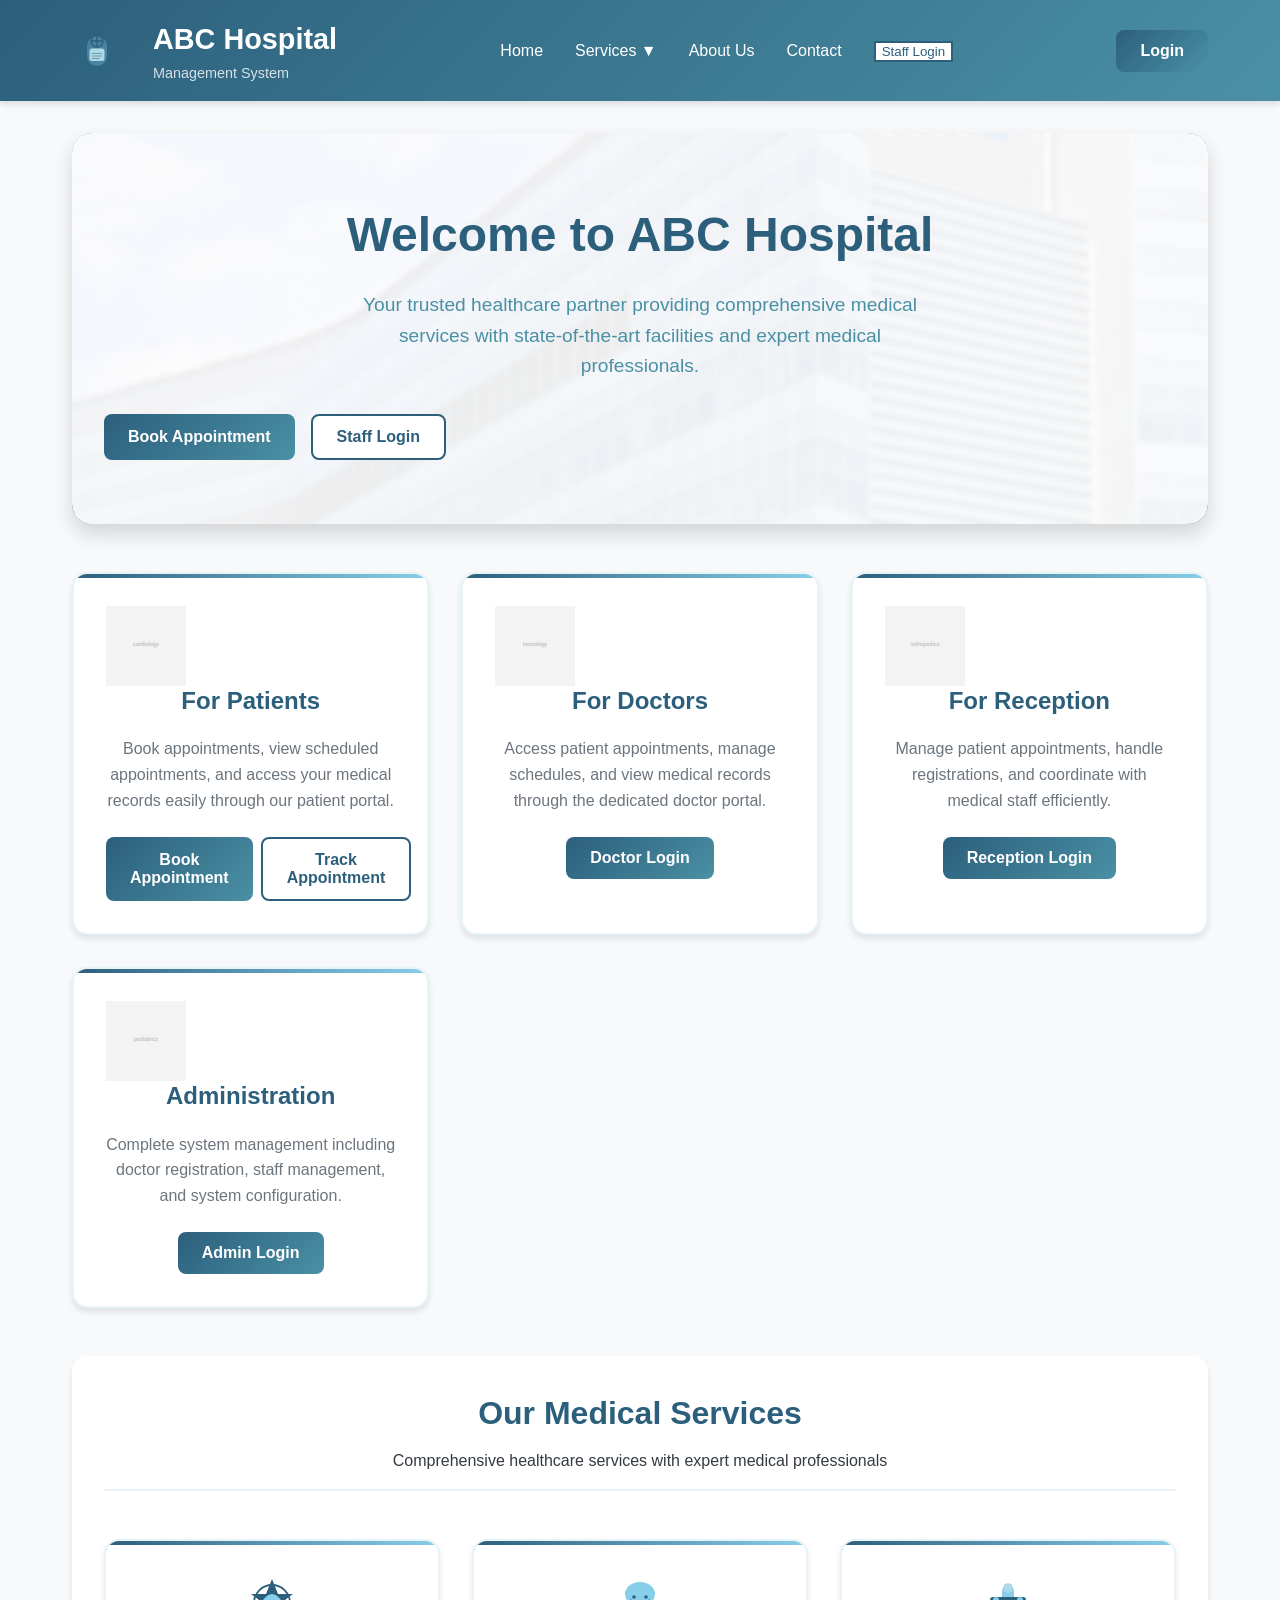
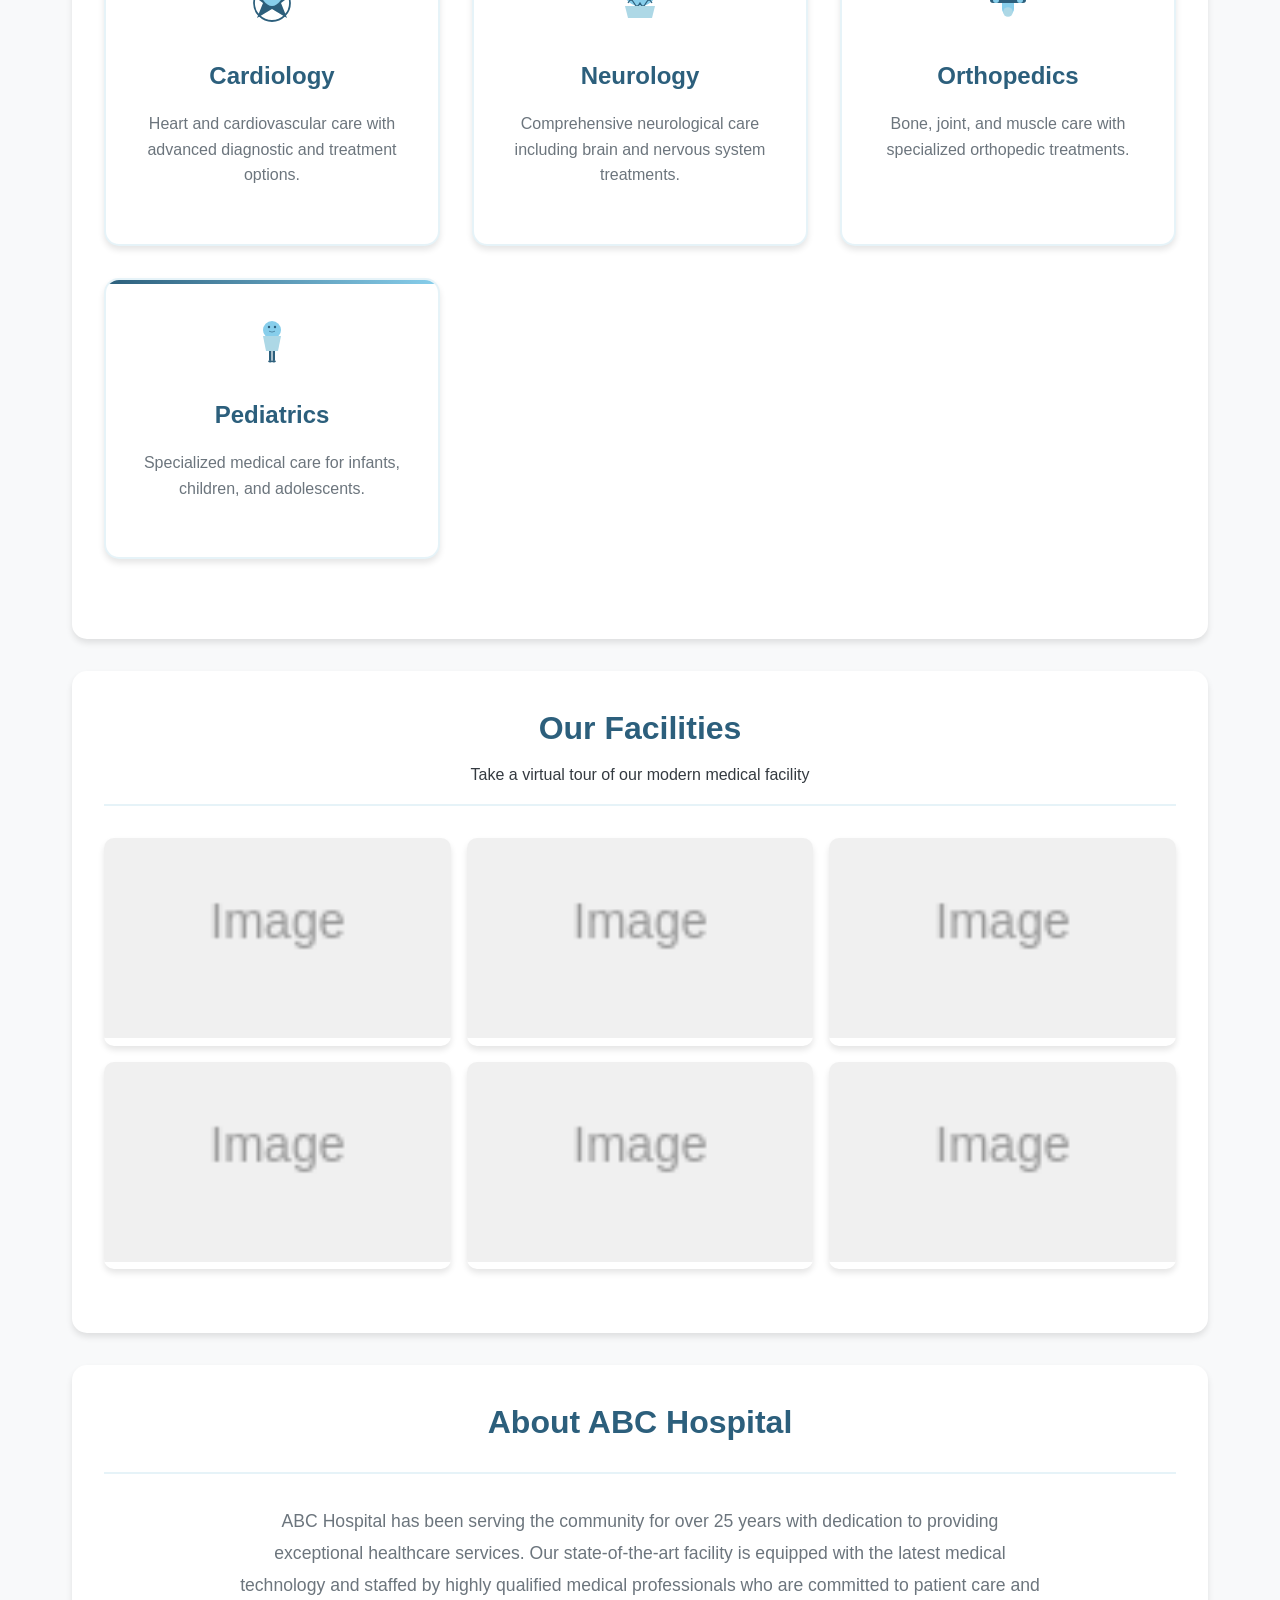
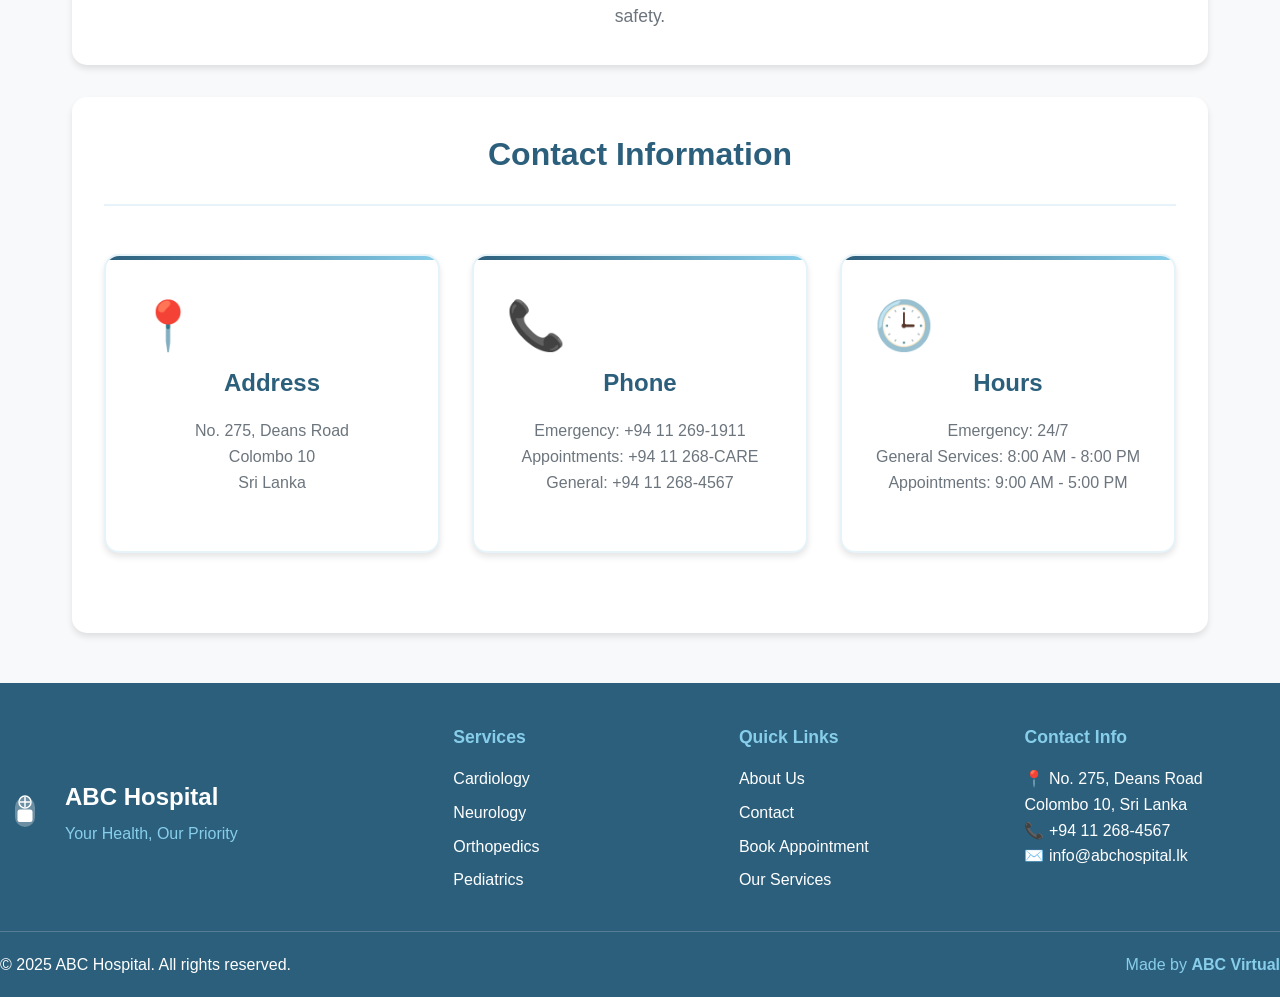
<file: index.html>
<!DOCTYPE html>
<html lang="en">
<head>
    <meta charset="UTF-8">
    <meta name="viewport" content="width=device-width, initial-scale=1.0">
    <title>ABC Hospital Management System</title>
    <link rel="stylesheet" href="assets/css/main.css">
    <link rel="icon" href="data:image/svg+xml,<svg xmlns='http://www.w3.org/2000/svg' viewBox='0 0 24 24' fill='%232c5f7c'><path d='M12 2l3.09 6.26L22 9.27l-5 4.87 1.18 6.88L12 17.77l-6.18 3.25L7 14.14 2 9.27l6.91-1.01L12 2z'/></svg>">
</head>
<body>
    <!-- Header -->
    <header class="header">
        <div class="header-container">
            <div class="logo">
                <img src="assets/images/icons/hospital-logo.svg" alt="ABC Hospital" class="logo-image">
                <div>
                    <h1>ABC Hospital</h1>
                    <p>Management System</p>
                </div>
            </div>
            
            <nav class="nav-menu">
                <a href="#home">Home</a>
                <div class="dropdown">
                    <a href="#services" class="dropdown-toggle">Services ▼</a>
                    <div class="dropdown-menu">
                        <a href="pages/cardiology.html">Cardiology</a>
                        <a href="pages/neurology.html">Neurology</a>
                        <a href="pages/orthopedics.html">Orthopedics</a>
                        <a href="pages/pediatrics.html">Pediatrics</a>
                        <a href="pages/emergency.html">Emergency Care</a>
                        <a href="pages/radiology.html">Radiology</a>
                    </div>
                </div>
                <a href="pages/about.html">About Us</a>
                <a href="pages/contact.html">Contact</a>
                <div class="auth-buttons">
                    <button class="btn-secondary" onclick="openLoginModal()">Staff Login</button>
                </div>
            </nav>            <div class="user-info" id="userInfo">
                <button class="btn btn-primary" onclick="showModal('loginModal')">Login</button>
            </div>
        </div>
    </header>

    <!-- Main Content -->
    <main class="main-content">
        <!-- Welcome Section -->
        <section class="welcome-section">
            <div class="welcome-content">
                <h1>Welcome to ABC Hospital</h1>
                <p>Your trusted healthcare partner providing comprehensive medical services with state-of-the-art facilities and expert medical professionals.</p>
                
                <div class="d-flex justify-content-center gap-3">
                    <button class="btn btn-primary" onclick="showModal('appointmentModal')">Book Appointment</button>
                    <button class="btn btn-secondary" onclick="showModal('loginModal')">Staff Login</button>
                </div>
            </div>
        </section>

        <!-- Navigation Cards -->
        <section class="nav-cards">
            <div class="nav-card">
                <div class="nav-card-icon">👩‍⚕️</div>
                <h3>For Patients</h3>
                <p>Book appointments, view scheduled appointments, and access your medical records easily through our patient portal.</p>
                <div class="d-flex gap-2 justify-content-center">
                    <button class="btn btn-primary" onclick="showModal('appointmentModal')">Book Appointment</button>
                    <button class="btn btn-secondary" onclick="window.location.href='pages/track-appointment.html'">Track Appointment</button>
                </div>
            </div>
            
            <div class="nav-card">
                <div class="nav-card-icon">🩺</div>
                <h3>For Doctors</h3>
                <p>Access patient appointments, manage schedules, and view medical records through the dedicated doctor portal.</p>
                <button class="btn btn-primary" onclick="showModal('loginModal')">Doctor Login</button>
            </div>
            
            <div class="nav-card">
                <div class="nav-card-icon">📋</div>
                <h3>For Reception</h3>
                <p>Manage patient appointments, handle registrations, and coordinate with medical staff efficiently.</p>
                <button class="btn btn-primary" onclick="showModal('loginModal')">Reception Login</button>
            </div>
            
            <div class="nav-card">
                <div class="nav-card-icon">⚙️</div>
                <h3>Administration</h3>
                <p>Complete system management including doctor registration, staff management, and system configuration.</p>
                <button class="btn btn-primary" onclick="showModal('adminLoginModal')">Admin Login</button>
            </div>
        </section>

        <!-- Services Section -->
        <section id="services" class="form-container">
            <div class="form-header">
                <h2>Our Medical Services</h2>
                <p>Comprehensive healthcare services with expert medical professionals</p>
            </div>
            
            <div class="nav-cards" id="servicesCards">
                <div class="nav-card">
                    <img src="assets/images/icons/cardiology.svg" alt="Cardiology" class="nav-card-icon">
                    <h3>Cardiology</h3>
                    <p>Heart and cardiovascular care with advanced diagnostic and treatment options.</p>
                </div>
                
                <div class="nav-card">
                    <img src="assets/images/icons/neurology.svg" alt="Neurology" class="nav-card-icon">
                    <h3>Neurology</h3>
                    <p>Comprehensive neurological care including brain and nervous system treatments.</p>
                </div>
                
                <div class="nav-card">
                    <img src="assets/images/icons/orthopedics.svg" alt="Orthopedics" class="nav-card-icon">
                    <h3>Orthopedics</h3>
                    <p>Bone, joint, and muscle care with specialized orthopedic treatments.</p>
                </div>
                
                <div class="nav-card">
                    <img src="assets/images/icons/pediatrics.svg" alt="Pediatrics" class="nav-card-icon">
                    <h3>Pediatrics</h3>
                    <p>Specialized medical care for infants, children, and adolescents.</p>
                </div>
            </div>
        </section>

        <!-- Hospital Gallery Section -->
        <section class="form-container">
            <div class="form-header">
                <h2>Our Facilities</h2>
                <p>Take a virtual tour of our modern medical facility</p>
            </div>
            
            <div id="hospitalGallery">
                <!-- Gallery will be populated by JavaScript -->
            </div>
        </section>

        <!-- About Section -->
        <section id="about" class="form-container">
            <div class="form-header">
                <h2>About ABC Hospital</h2>
            </div>
            <div class="text-center">
                <p style="font-size: 1.1rem; line-height: 1.8; color: var(--medium-gray); max-width: 800px; margin: 0 auto;">
                    ABC Hospital has been serving the community for over 25 years with dedication to providing exceptional healthcare services. Our state-of-the-art facility is equipped with the latest medical technology and staffed by highly qualified medical professionals who are committed to patient care and safety.
                </p>
            </div>
        </section>

        <!-- Contact Section -->
        <section id="contact" class="form-container">
            <div class="form-header">
                <h2>Contact Information</h2>
            </div>
            
            <div class="nav-cards">
                <div class="nav-card">
                    <div class="nav-card-icon">📍</div>
                    <h3>Address</h3>
                    <p>No. 275, Deans Road<br>Colombo 10<br>Sri Lanka</p>
                </div>
                
                <div class="nav-card">
                    <div class="nav-card-icon">📞</div>
                    <h3>Phone</h3>
                    <p>Emergency: +94 11 269-1911<br>Appointments: +94 11 268-CARE<br>General: +94 11 268-4567</p>
                </div>
                
                <div class="nav-card">
                    <div class="nav-card-icon">🕒</div>
                    <h3>Hours</h3>
                    <p>Emergency: 24/7<br>General Services: 8:00 AM - 8:00 PM<br>Appointments: 9:00 AM - 5:00 PM</p>
                </div>
            </div>
        </section>
    </main>

    <!-- Login Modal -->
    <div id="loginModal" class="modal">
        <div class="modal-content">
            <button class="modal-close" onclick="hideModal('loginModal')">&times;</button>
            <div class="form-header">
                <h2>Staff Login</h2>
                <p>Doctor & Reception Login</p>
            </div>
            
            <form id="loginForm">
                <div class="form-group">
                    <label for="username">Username</label>
                    <input type="text" id="username" name="username" class="form-control" required>
                </div>
                
                <div class="form-group">
                    <label for="password">Password</label>
                    <input type="password" id="password" name="password" class="form-control" required>
                </div>
                
                <button type="submit" class="btn btn-primary" style="width: 100%;">Login</button>
            </form>
            
            <div class="text-center mt-3">
                <p style="font-size: 0.9rem; color: var(--medium-gray);">
                    Demo Logins:<br>
                    Doctor: <strong>dr.sarah</strong> / <strong>doctor123</strong><br>
                    Reception: <strong>emily.davis</strong> / <strong>reception123</strong>
                </p>
            </div>
        </div>
    </div>

    <!-- Admin Login Modal -->
    <div id="adminLoginModal" class="modal">
        <div class="modal-content">
            <button class="modal-close" onclick="hideModal('adminLoginModal')">&times;</button>
            <div class="form-header">
                <h2>Admin Login</h2>
                <p>Administrator Access Only</p>
            </div>
            
            <form id="adminLoginForm">
                <div class="form-group">
                    <label for="adminUsername">Username</label>
                    <input type="text" id="adminUsername" name="adminUsername" class="form-control" required>
                </div>
                
                <div class="form-group">
                    <label for="adminPassword">Password</label>
                    <input type="password" id="adminPassword" name="adminPassword" class="form-control" required>
                </div>
                
                <button type="submit" class="btn btn-primary" style="width: 100%;">Admin Login</button>
            </form>
            
            <div class="text-center mt-3">
                <p style="font-size: 0.9rem; color: var(--medium-gray);">
                    Demo Admin: <strong>admin</strong> / <strong>admin123</strong>
                </p>
            </div>
        </div>
    </div>

    <!-- Patient Appointment Modal -->
    <div id="appointmentModal" class="modal">
        <div class="modal-content">
            <button class="modal-close" onclick="hideModal('appointmentModal')">&times;</button>
            <div class="form-header">
                <h2>Book Appointment</h2>
                <p>Schedule your medical appointment</p>
            </div>
            
            <form id="appointmentForm">
                <div class="form-group">
                    <label for="patientName">Patient Name</label>
                    <input type="text" id="patientName" name="patientName" class="form-control" required>
                </div>
                
                <div class="form-group">
                    <label for="patientEmail">Email</label>
                    <input type="email" id="patientEmail" name="patientEmail" class="form-control" required>
                </div>
                
                <div class="form-group">
                    <label for="patientPhone">Phone</label>
                    <input type="tel" id="patientPhone" name="patientPhone" class="form-control" required>
                </div>
                
                <div class="form-group">
                    <label for="doctorSelect">Preferred Doctor</label>
                    <select id="doctorSelect" name="doctorId" class="form-control" required>
                        <option value="">Select Doctor...</option>
                    </select>
                </div>
                
                <div class="form-group">
                    <label for="appointmentDate">Preferred Date</label>
                    <input type="date" id="appointmentDate" name="appointmentDate" class="form-control" required>
                </div>
                
                <div class="form-group">
                    <label for="appointmentTime">Preferred Time</label>
                    <select id="appointmentTime" name="appointmentTime" class="form-control" required>
                        <option value="">Select Time...</option>
                        <option value="09:00">9:00 AM</option>
                        <option value="09:30">9:30 AM</option>
                        <option value="10:00">10:00 AM</option>
                        <option value="10:30">10:30 AM</option>
                        <option value="11:00">11:00 AM</option>
                        <option value="11:30">11:30 AM</option>
                        <option value="14:00">2:00 PM</option>
                        <option value="14:30">2:30 PM</option>
                        <option value="15:00">3:00 PM</option>
                        <option value="15:30">3:30 PM</option>
                        <option value="16:00">4:00 PM</option>
                        <option value="16:30">4:30 PM</option>
                    </select>
                </div>
                
                <div class="form-group">
                    <label for="appointmentReason">Reason for Visit</label>
                    <textarea id="appointmentReason" name="reason" class="form-control" rows="3" required placeholder="Please describe your symptoms or reason for the visit..."></textarea>
                </div>
                
                <button type="submit" class="btn btn-primary" style="width: 100%;">Book Appointment</button>
            </form>
        </div>
    </div>

    <script src="assets/js/main.js"></script>
    <script src="assets/js/images.js"></script>
    <script>
        // Populate doctors dropdown when page loads
        document.addEventListener('DOMContentLoaded', function() {
            const doctorSelect = document.getElementById('doctorSelect');
            const doctors = HospitalMS.doctors.filter(doc => doc.status === 'active');
            
            doctors.forEach(doctor => {
                const option = document.createElement('option');
                option.value = doctor.id;
                option.textContent = `${doctor.name} - ${doctor.specialization}`;
                doctorSelect.appendChild(option);
            });
            
            // Set minimum date to today
            const appointmentDate = document.getElementById('appointmentDate');
            const today = new Date();
            appointmentDate.min = today.toISOString().split('T')[0];
        });

        // Handle staff login
        document.getElementById('loginForm').addEventListener('submit', function(e) {
            e.preventDefault();
            
            const username = document.getElementById('username').value;
            const password = document.getElementById('password').value;
            
            const result = HospitalMS.login(username, password);
            
            if (result.success) {
                hideModal('loginModal');
                
                // Redirect based on role
                if (result.user.role === 'doctor') {
                    window.location.href = 'pages/doctor-dashboard.html';
                } else if (result.user.role === 'receptionist') {
                    window.location.href = 'pages/receptionist-dashboard.html';
                }
            } else {
                HospitalMS.showAlert(result.message, 'danger');
            }
        });

        // Handle admin login
        document.getElementById('adminLoginForm').addEventListener('submit', function(e) {
            e.preventDefault();
            
            const username = document.getElementById('adminUsername').value;
            const password = document.getElementById('adminPassword').value;
            
            const result = HospitalMS.login(username, password);
            
            if (result.success && result.user.role === 'admin') {
                hideModal('adminLoginModal');
                window.location.href = 'pages/admin-dashboard.html';
            } else {
                HospitalMS.showAlert('Invalid admin credentials', 'danger');
            }
        });

        // Handle appointment booking
        document.getElementById('appointmentForm').addEventListener('submit', function(e) {
            e.preventDefault();
            
            const formData = new FormData(e.target);
            const appointmentData = {
                patientName: formData.get('patientName'),
                patientEmail: formData.get('patientEmail'),
                patientPhone: formData.get('patientPhone'),
                doctorId: formData.get('doctorId'),
                appointmentDate: formData.get('appointmentDate'),
                appointmentTime: formData.get('appointmentTime'),
                reason: formData.get('reason')
            };
            
            // Validate email and phone
            if (!HospitalMS.validateEmail(appointmentData.patientEmail)) {
                HospitalMS.showAlert('Please enter a valid email address', 'danger');
                return;
            }
            
            if (!HospitalMS.validatePhone(appointmentData.patientPhone)) {
                HospitalMS.showAlert('Please enter a valid phone number', 'danger');
                return;
            }
            
            const result = HospitalMS.bookAppointment(appointmentData);
            
            if (result.success) {
                hideModal('appointmentModal');
                HospitalMS.showAlert(`Appointment booked successfully! Your appointment ID is: ${result.appointment.id}`, 'success');
                e.target.reset();
                
                // Show appointment details modal
                setTimeout(() => {
                    showAppointmentDetails(result.appointment);
                }, 1000);
            } else {
                HospitalMS.showAlert(result.message, 'danger');
            }
        });

        function showAppointmentDetails(appointment) {
            const doctor = HospitalMS.doctors.find(d => d.id === appointment.doctorId);
            
            const detailsModal = document.createElement('div');
            detailsModal.className = 'modal show';
            detailsModal.innerHTML = `
                <div class="modal-content">
                    <button class="modal-close" onclick="this.closest('.modal').remove(); document.body.style.overflow = 'auto';">&times;</button>
                    <div class="form-header">
                        <h2>Appointment Confirmation</h2>
                        <p>Your appointment has been successfully booked</p>
                    </div>
                    
                    <div class="alert alert-success">
                        <strong>Appointment ID:</strong> ${appointment.id}
                    </div>
                    
                    <div style="text-align: left;">
                        <p><strong>Patient:</strong> ${appointment.patientName}</p>
                        <p><strong>Doctor:</strong> ${doctor ? doctor.name : 'Unknown'}</p>
                        <p><strong>Specialization:</strong> ${doctor ? doctor.specialization : 'N/A'}</p>
                        <p><strong>Date:</strong> ${HospitalMS.formatDate(appointment.appointmentDate)}</p>
                        <p><strong>Time:</strong> ${appointment.appointmentTime}</p>
                        <p><strong>Status:</strong> <span class="status-badge status-pending">Pending</span></p>
                        <p><strong>Reason:</strong> ${appointment.reason}</p>
                    </div>
                    
                    <div class="text-center mt-3">
                        <p style="font-size: 0.9rem; color: var(--medium-gray);">
                            Please save your appointment ID for future reference. You will be contacted by our staff to confirm the appointment schedule.
                        </p>
                    </div>
                </div>
            `;
            
            document.body.appendChild(detailsModal);
        }

        // Smooth scrolling for navigation links
        document.querySelectorAll('a[href^="#"]').forEach(anchor => {
            anchor.addEventListener('click', function (e) {
                e.preventDefault();
                const target = document.querySelector(this.getAttribute('href'));
                if (target) {
                    target.scrollIntoView({
                        behavior: 'smooth',
                        block: 'start'
                    });
                }
            });
        });
    </script>

    <!-- Footer -->
    <footer class="hospital-footer">
        <div class="container">
            <div class="footer-content">
                <div class="footer-logo">
                    <img src="assets/images/icons/hospital-logo.svg" alt="ABC Hospital" class="footer-logo-img">
                    <div>
                        <h3>ABC Hospital</h3>
                        <p>Your Health, Our Priority</p>
                    </div>
                </div>
                
                <div class="footer-links">
                    <div class="footer-section">
                        <h4>Services</h4>
                        <ul>
                            <li><a href="pages/cardiology.html">Cardiology</a></li>
                            <li><a href="pages/neurology.html">Neurology</a></li>
                            <li><a href="pages/orthopedics.html">Orthopedics</a></li>
                            <li><a href="pages/pediatrics.html">Pediatrics</a></li>
                        </ul>
                    </div>
                    
                    <div class="footer-section">
                        <h4>Quick Links</h4>
                        <ul>
                            <li><a href="pages/about.html">About Us</a></li>
                            <li><a href="pages/contact.html">Contact</a></li>
                            <li><a href="#appointment">Book Appointment</a></li>
                            <li><a href="#services">Our Services</a></li>
                        </ul>
                    </div>
                    
                    <div class="footer-section">
                        <h4>Contact Info</h4>
                        <p>📍 No. 275, Deans Road<br>Colombo 10, Sri Lanka</p>
                        <p>📞 +94 11 268-4567</p>
                        <p>✉️ info@abchospital.lk</p>
                    </div>
                </div>
            </div>
            
            <div class="footer-bottom">
                <p>&copy; 2025 ABC Hospital. All rights reserved.</p>
                <p class="footer-credit">Made by <strong>ABC Virtual</strong></p>
            </div>
        </div>
    </footer>
</body>
</html>
</file>
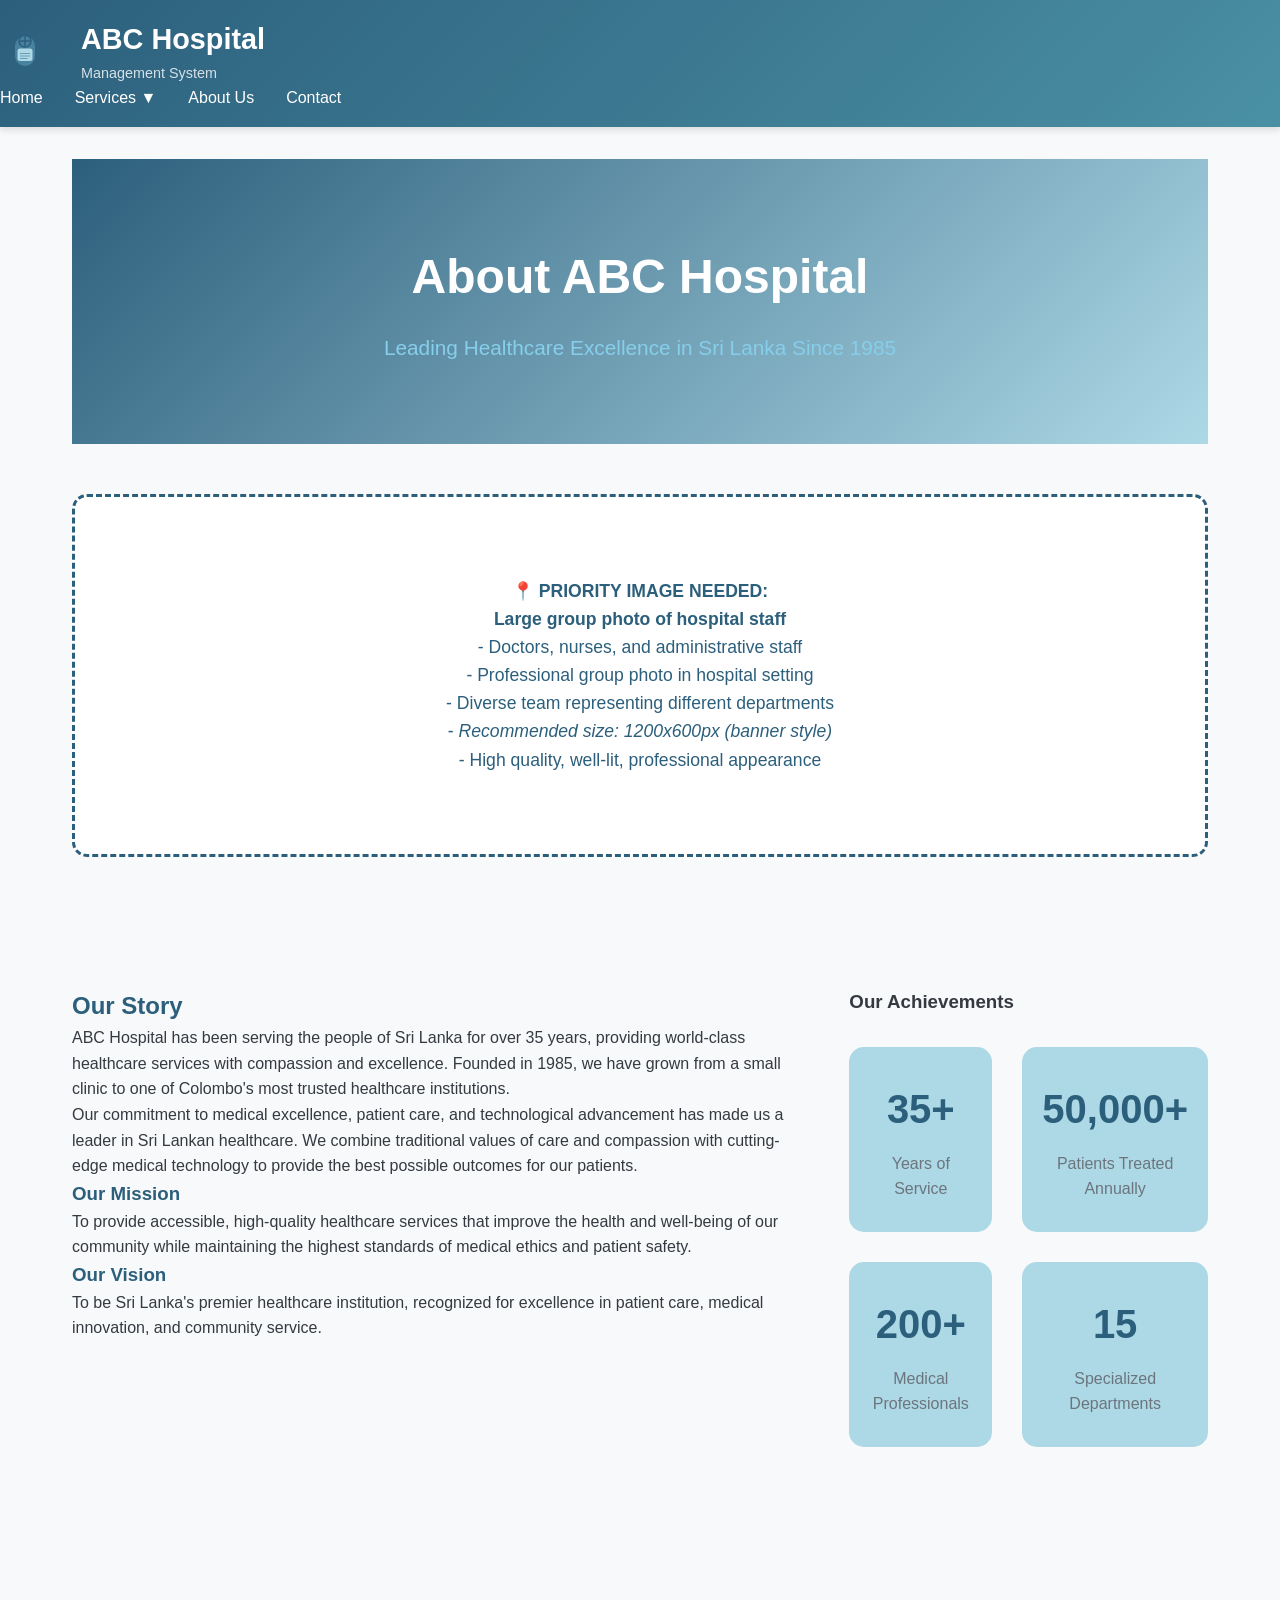
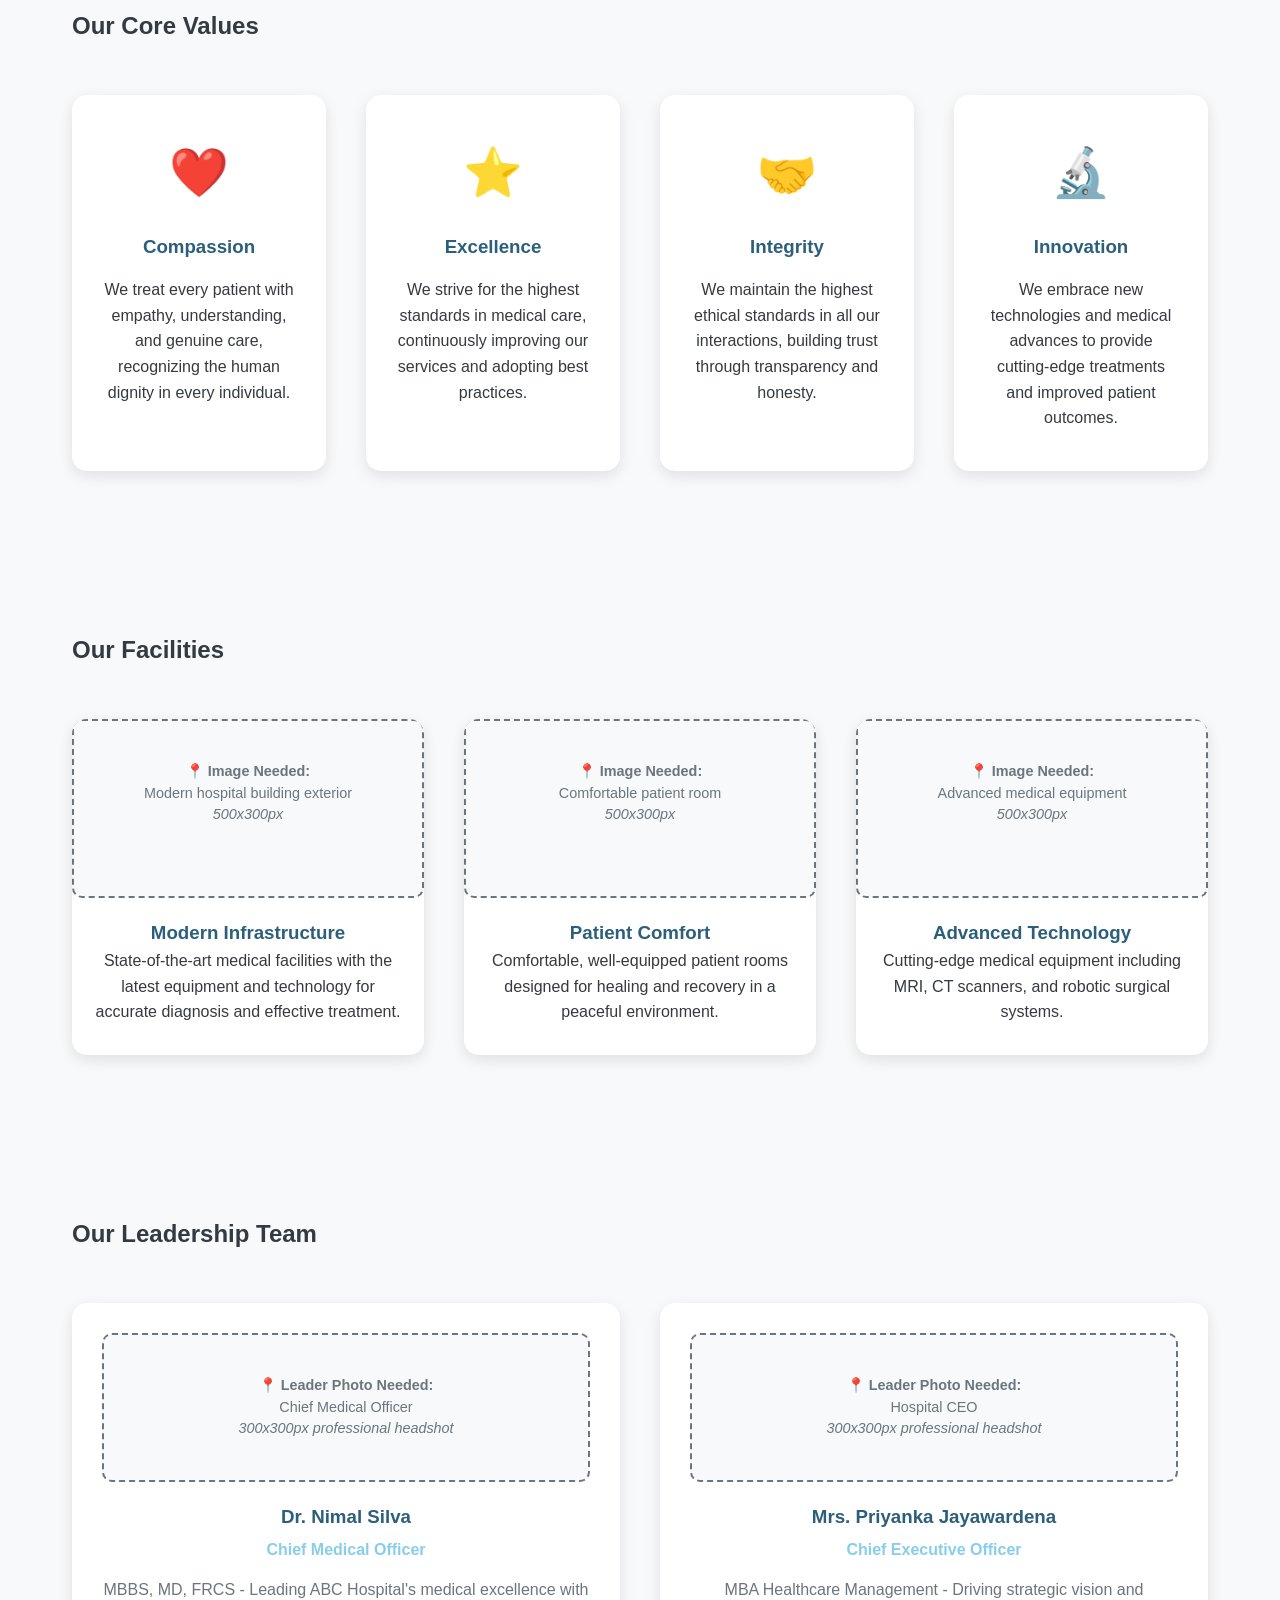
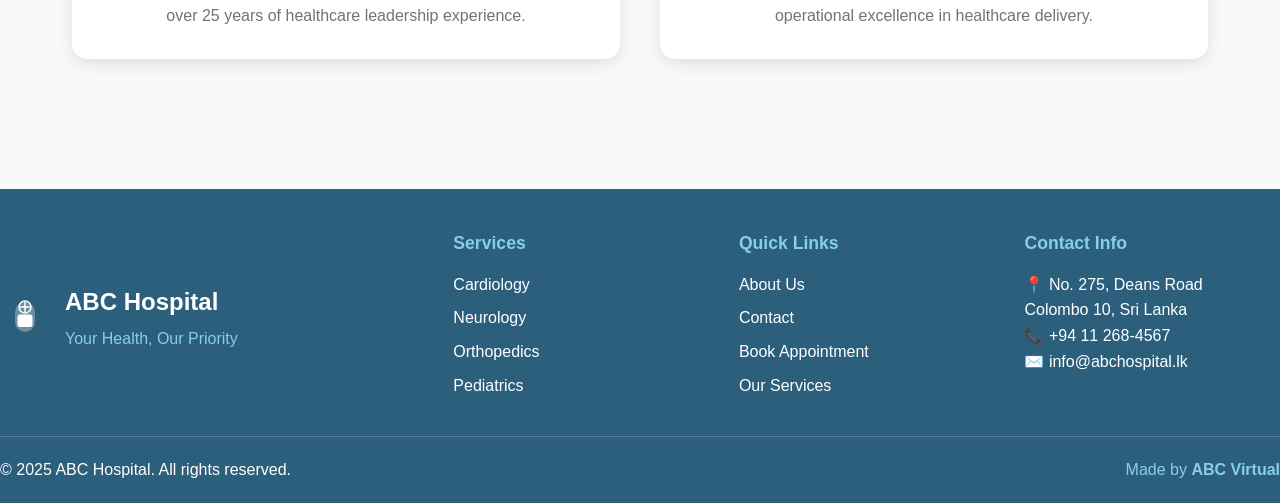
<file: pages/about.html>
<!DOCTYPE html>
<html lang="en">
<head>
    <meta charset="UTF-8">
    <meta name="viewport" content="width=device-width, initial-scale=1.0">
    <title>About Us - ABC Hospital</title>
    <link rel="stylesheet" href="../assets/css/main.css">
</head>
<body>
    <!-- Header -->
    <header class="header">
        <div class="container">
            <div class="logo">
                <img src="../assets/images/icons/hospital-logo.svg" alt="ABC Hospital" class="logo-image">
                <div>
                    <h1>ABC Hospital</h1>
                    <p>Management System</p>
                </div>
            </div>
            
            <nav class="nav-menu">
                <a href="../index.html">Home</a>
                <div class="dropdown">
                    <a href="#services" class="dropdown-toggle">Services ▼</a>
                    <div class="dropdown-menu">
                        <a href="cardiology.html">Cardiology</a>
                        <a href="neurology.html">Neurology</a>
                        <a href="orthopedics.html">Orthopedics</a>
                        <a href="pediatrics.html">Pediatrics</a>
                        <a href="emergency.html">Emergency Care</a>
                        <a href="radiology.html">Radiology</a>
                    </div>
                </div>
                <a href="about.html">About Us</a>
                <a href="contact.html">Contact</a>
            </nav>
        </div>
    </header>

    <!-- Main Content -->
    <main class="main-content">
        <!-- Hero Section -->
        <section class="about-hero">
            <div class="container">
                <div class="about-hero-content">
                    <h1>About ABC Hospital</h1>
                    <p class="hero-subtitle">Leading Healthcare Excellence in Sri Lanka Since 1985</p>
                </div>
            </div>
        </section>

        <!-- Hospital Staff Image Section -->
        <section class="staff-showcase">
            <div class="container">
                <div class="staff-image-container">
                    <!-- Large Hospital Staff Photo Placeholder -->
                    <div class="large-image-placeholder">
                        <p>📍 <strong>PRIORITY IMAGE NEEDED:</strong><br>
                        <strong>Large group photo of hospital staff</strong><br>
                        - Doctors, nurses, and administrative staff<br>
                        - Professional group photo in hospital setting<br>
                        - Diverse team representing different departments<br>
                        - <em>Recommended size: 1200x600px (banner style)</em><br>
                        - High quality, well-lit, professional appearance</p>
                    </div>
                </div>
            </div>
        </section>

        <!-- About Content -->
        <section class="about-content">
            <div class="container">
                <div class="about-grid">
                    <div class="about-text">
                        <h2>Our Story</h2>
                        <p>ABC Hospital has been serving the people of Sri Lanka for over 35 years, providing world-class healthcare services with compassion and excellence. Founded in 1985, we have grown from a small clinic to one of Colombo's most trusted healthcare institutions.</p>
                        
                        <p>Our commitment to medical excellence, patient care, and technological advancement has made us a leader in Sri Lankan healthcare. We combine traditional values of care and compassion with cutting-edge medical technology to provide the best possible outcomes for our patients.</p>
                        
                        <h3>Our Mission</h3>
                        <p>To provide accessible, high-quality healthcare services that improve the health and well-being of our community while maintaining the highest standards of medical ethics and patient safety.</p>
                        
                        <h3>Our Vision</h3>
                        <p>To be Sri Lanka's premier healthcare institution, recognized for excellence in patient care, medical innovation, and community service.</p>
                    </div>
                    
                    <div class="about-stats">
                        <h3>Our Achievements</h3>
                        <div class="stats-grid">
                            <div class="stat-item">
                                <div class="stat-number">35+</div>
                                <div class="stat-label">Years of Service</div>
                            </div>
                            <div class="stat-item">
                                <div class="stat-number">50,000+</div>
                                <div class="stat-label">Patients Treated Annually</div>
                            </div>
                            <div class="stat-item">
                                <div class="stat-number">200+</div>
                                <div class="stat-label">Medical Professionals</div>
                            </div>
                            <div class="stat-item">
                                <div class="stat-number">15</div>
                                <div class="stat-label">Specialized Departments</div>
                            </div>
                        </div>
                    </div>
                </div>
            </div>
        </section>

        <!-- Values Section -->
        <section class="values-section">
            <div class="container">
                <h2>Our Core Values</h2>
                <div class="values-grid">
                    <div class="value-item">
                        <div class="value-icon">❤️</div>
                        <h3>Compassion</h3>
                        <p>We treat every patient with empathy, understanding, and genuine care, recognizing the human dignity in every individual.</p>
                    </div>
                    
                    <div class="value-item">
                        <div class="value-icon">⭐</div>
                        <h3>Excellence</h3>
                        <p>We strive for the highest standards in medical care, continuously improving our services and adopting best practices.</p>
                    </div>
                    
                    <div class="value-item">
                        <div class="value-icon">🤝</div>
                        <h3>Integrity</h3>
                        <p>We maintain the highest ethical standards in all our interactions, building trust through transparency and honesty.</p>
                    </div>
                    
                    <div class="value-item">
                        <div class="value-icon">🔬</div>
                        <h3>Innovation</h3>
                        <p>We embrace new technologies and medical advances to provide cutting-edge treatments and improved patient outcomes.</p>
                    </div>
                </div>
            </div>
        </section>

        <!-- Facilities Section -->
        <section class="facilities-overview">
            <div class="container">
                <h2>Our Facilities</h2>
                <div class="facilities-grid">
                    <div class="facility-card">
                        <!-- Image Placeholder: Modern Hospital Building -->
                        <div class="image-placeholder">
                            <p>📍 <strong>Image Needed:</strong><br>
                            Modern hospital building exterior<br>
                            <em>500x300px</em></p>
                        </div>
                        <h3>Modern Infrastructure</h3>
                        <p>State-of-the-art medical facilities with the latest equipment and technology for accurate diagnosis and effective treatment.</p>
                    </div>
                    
                    <div class="facility-card">
                        <!-- Image Placeholder: Patient Rooms -->
                        <div class="image-placeholder">
                            <p>📍 <strong>Image Needed:</strong><br>
                            Comfortable patient room<br>
                            <em>500x300px</em></p>
                        </div>
                        <h3>Patient Comfort</h3>
                        <p>Comfortable, well-equipped patient rooms designed for healing and recovery in a peaceful environment.</p>
                    </div>
                    
                    <div class="facility-card">
                        <!-- Image Placeholder: Medical Equipment -->
                        <div class="image-placeholder">
                            <p>📍 <strong>Image Needed:</strong><br>
                            Advanced medical equipment<br>
                            <em>500x300px</em></p>
                        </div>
                        <h3>Advanced Technology</h3>
                        <p>Cutting-edge medical equipment including MRI, CT scanners, and robotic surgical systems.</p>
                    </div>
                </div>
            </div>
        </section>

        <!-- Leadership Section -->
        <section class="leadership-section">
            <div class="container">
                <h2>Our Leadership Team</h2>
                <div class="leadership-grid">
                    <div class="leader-card">
                        <!-- Image Placeholder: Chief Medical Officer -->
                        <div class="image-placeholder">
                            <p>📍 <strong>Leader Photo Needed:</strong><br>
                            Chief Medical Officer<br>
                            <em>300x300px professional headshot</em></p>
                        </div>
                        <h3>Dr. Nimal Silva</h3>
                        <p class="leader-title">Chief Medical Officer</p>
                        <p class="leader-bio">MBBS, MD, FRCS - Leading ABC Hospital's medical excellence with over 25 years of healthcare leadership experience.</p>
                    </div>
                    
                    <div class="leader-card">
                        <!-- Image Placeholder: CEO -->
                        <div class="image-placeholder">
                            <p>📍 <strong>Leader Photo Needed:</strong><br>
                            Hospital CEO<br>
                            <em>300x300px professional headshot</em></p>
                        </div>
                        <h3>Mrs. Priyanka Jayawardena</h3>
                        <p class="leader-title">Chief Executive Officer</p>
                        <p class="leader-bio">MBA Healthcare Management - Driving strategic vision and operational excellence in healthcare delivery.</p>
                    </div>
                </div>
            </div>
        </section>
    </main>

    <!-- Footer -->
    <footer class="hospital-footer">
        <div class="container">
            <div class="footer-content">
                <div class="footer-logo">
                    <img src="../assets/images/icons/hospital-logo.svg" alt="ABC Hospital" class="footer-logo-img">
                    <div>
                        <h3>ABC Hospital</h3>
                        <p>Your Health, Our Priority</p>
                    </div>
                </div>
                
                <div class="footer-links">
                    <div class="footer-section">
                        <h4>Services</h4>
                        <ul>
                            <li><a href="cardiology.html">Cardiology</a></li>
                            <li><a href="neurology.html">Neurology</a></li>
                            <li><a href="orthopedics.html">Orthopedics</a></li>
                            <li><a href="pediatrics.html">Pediatrics</a></li>
                        </ul>
                    </div>
                    
                    <div class="footer-section">
                        <h4>Quick Links</h4>
                        <ul>
                            <li><a href="about.html">About Us</a></li>
                            <li><a href="contact.html">Contact</a></li>
                            <li><a href="../index.html#appointment">Book Appointment</a></li>
                            <li><a href="../index.html#services">Our Services</a></li>
                        </ul>
                    </div>
                    
                    <div class="footer-section">
                        <h4>Contact Info</h4>
                        <p>📍 No. 275, Deans Road<br>Colombo 10, Sri Lanka</p>
                        <p>📞 +94 11 268-4567</p>
                        <p>✉️ info@abchospital.lk</p>
                    </div>
                </div>
            </div>
            
            <div class="footer-bottom">
                <p>&copy; 2025 ABC Hospital. All rights reserved.</p>
                <p class="footer-credit">Made by <strong>ABC Virtual</strong></p>
            </div>
        </div>
    </footer>

    <script src="../assets/js/main.js"></script>
</body>
</html>
</file>
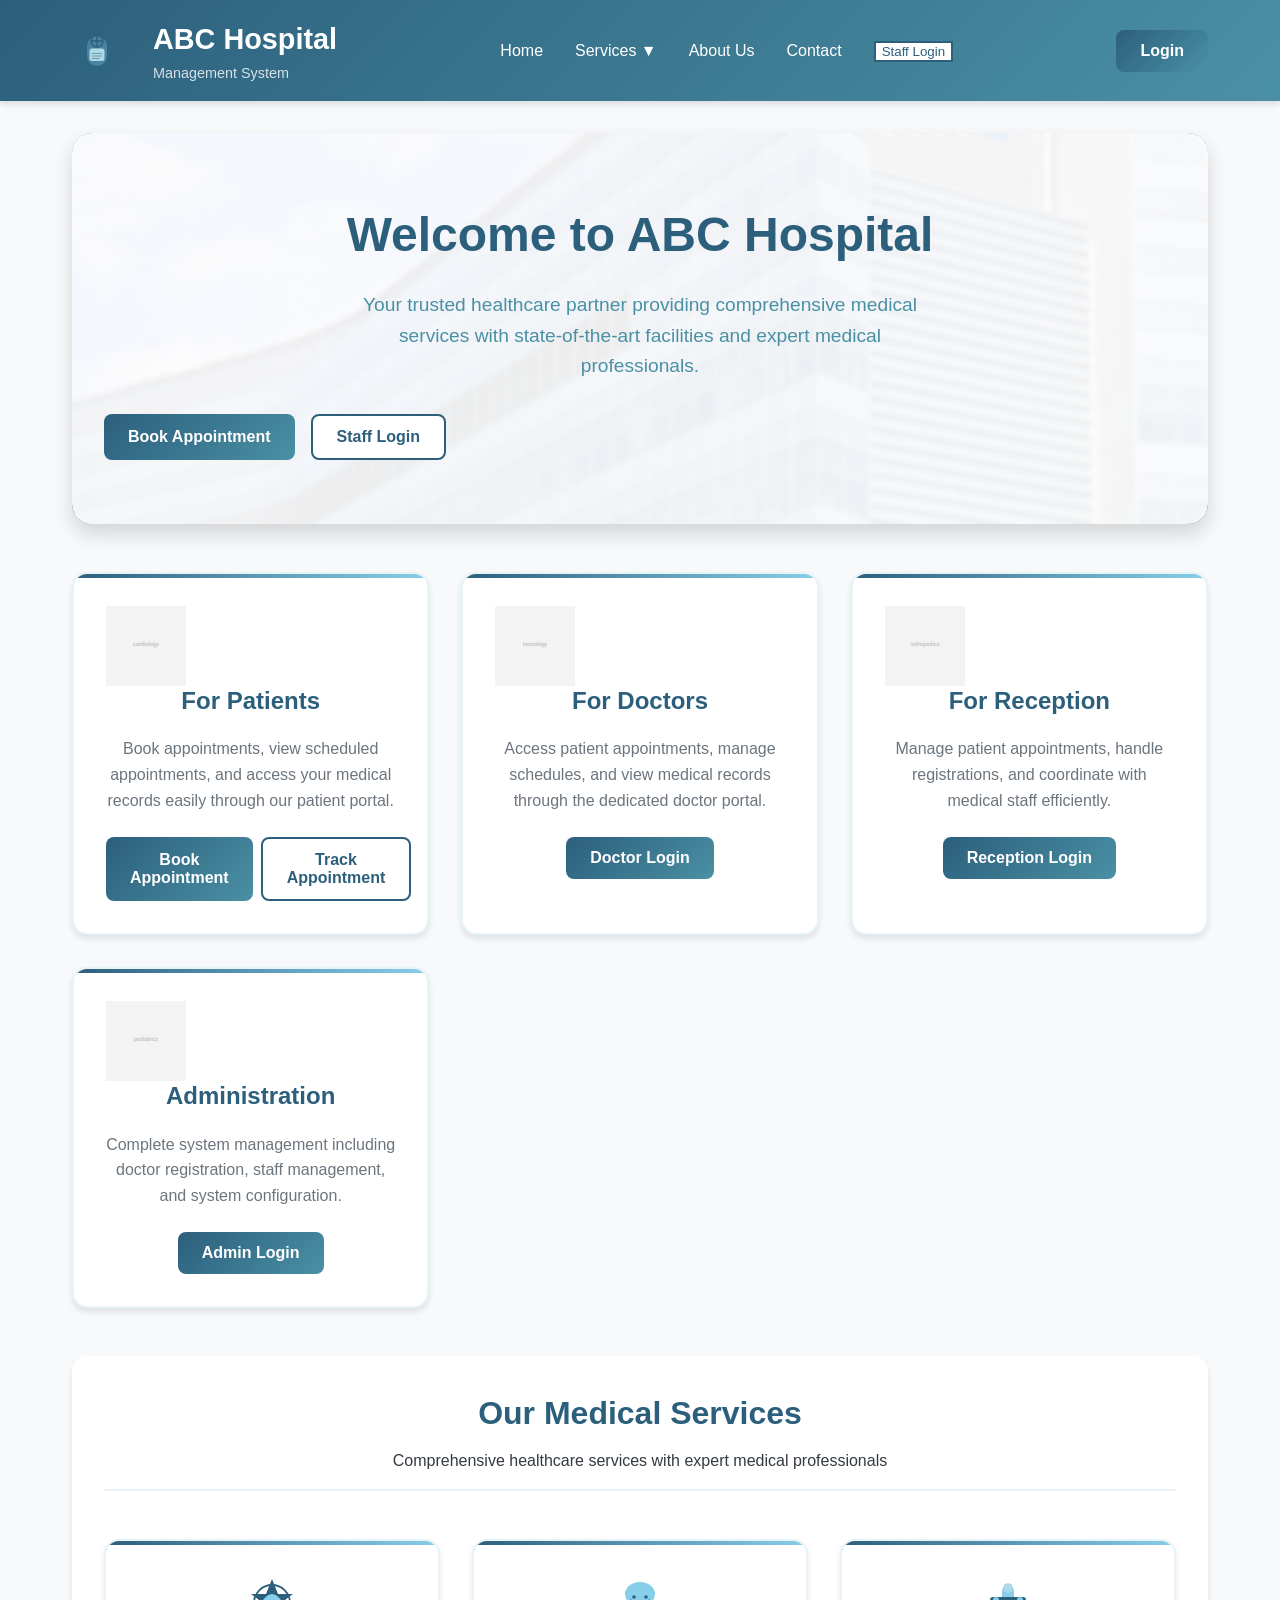
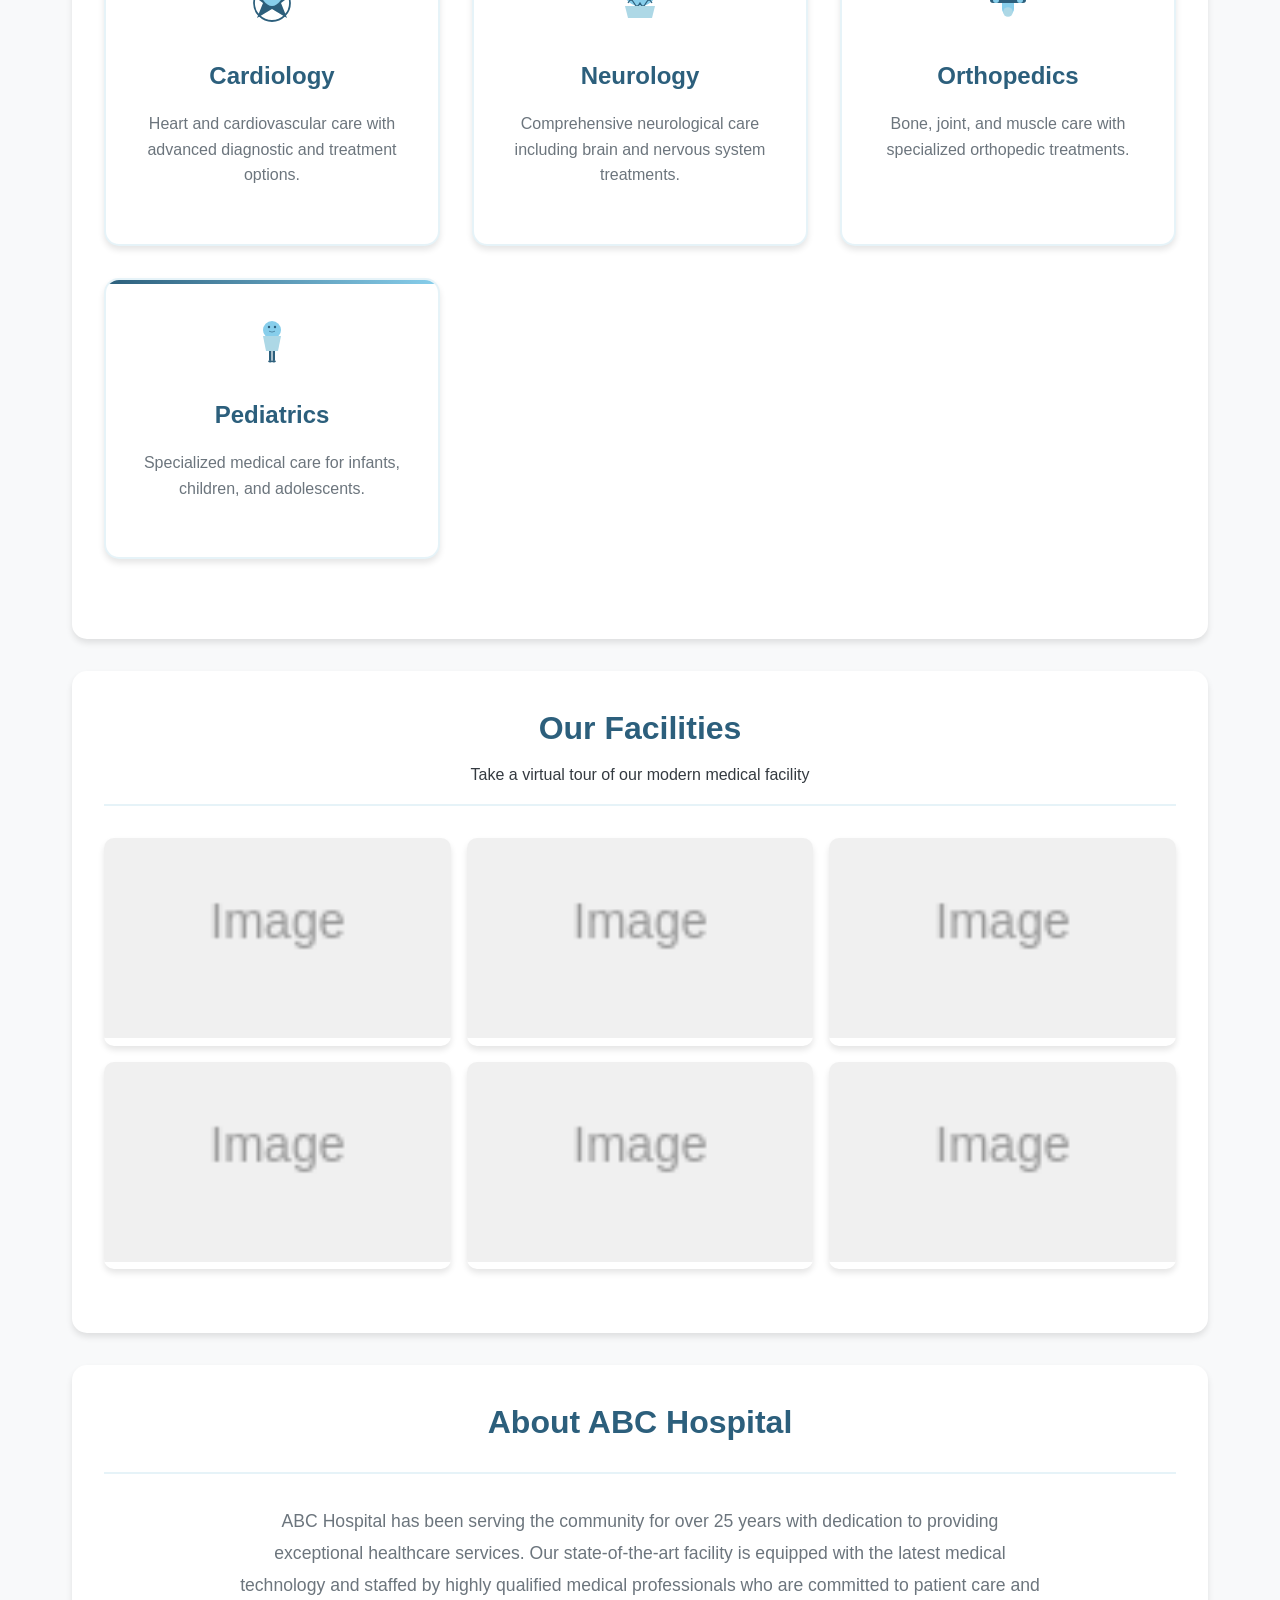
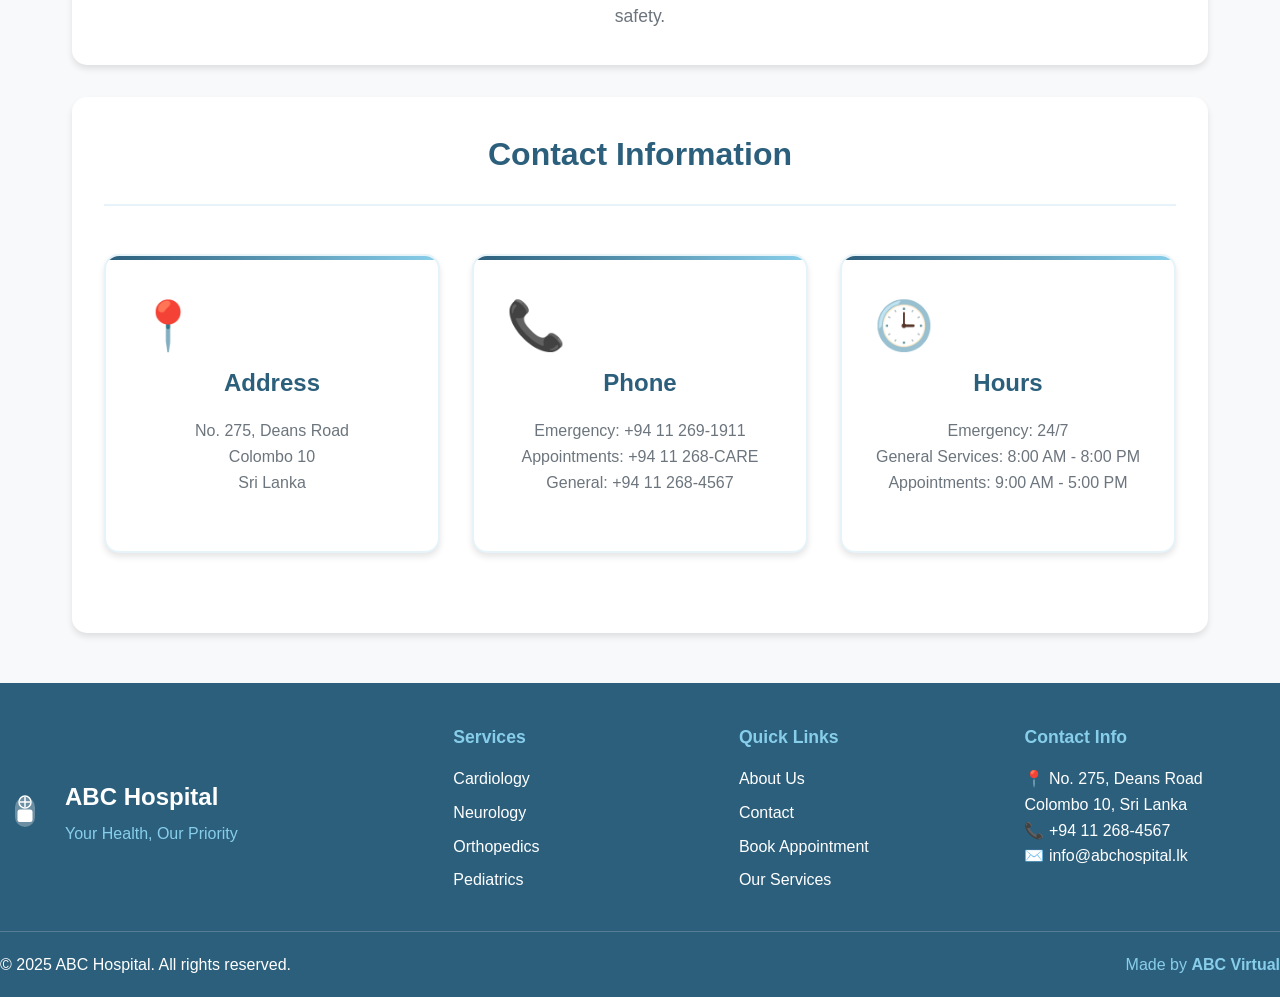
<file: pages/admin-dashboard.html>
<!DOCTYPE html>
<html lang="en">
<head>
    <meta charset="UTF-8">
    <meta name="viewport" content="width=device-width, initial-scale=1.0">
    <title>Admin Dashboard - ABC Hospital</title>
    <link rel="stylesheet" href="../assets/css/main.css">
    <link rel="icon" href="data:image/svg+xml,<svg xmlns='http://www.w3.org/2000/svg' viewBox='0 0 24 24' fill='%232c5f7c'><path d='M12 2l3.09 6.26L22 9.27l-5 4.87 1.18 6.88L12 17.77l-6.18 3.25L7 14.14 2 9.27l6.91-1.01L12 2z'/></svg>">
</head>
<body>
    <!-- Header -->
    <header class="header">
        <div class="header-container">
            <div class="logo">
                <div class="logo-icon">🏥</div>
                <div>
                    <h1>ABC Hospital</h1>
                    <p>Admin Dashboard</p>
                </div>
            </div>
            
            <nav>
                <ul class="nav-menu">
                    <li><a href="#" class="active">Dashboard</a></li>
                    <li><a href="#doctors">Doctors</a></li>
                    <li><a href="#receptionists">Staff</a></li>
                    <li><a href="#appointments">Appointments</a></li>
                </ul>
            </nav>
            
            <div class="user-info">
                <div class="user-avatar" id="userAvatar">A</div>
                <span class="user-name" id="userName">Admin</span>
                <button class="btn btn-secondary" id="logoutBtn">Logout</button>
            </div>
        </div>
    </header>

    <!-- Main Content -->
    <main class="main-content">
        <!-- Dashboard Overview -->
        <section class="nav-cards">
            <div class="nav-card">
                <div class="nav-card-icon">👩‍⚕️</div>
                <h3>Total Doctors</h3>
                <p style="font-size: 2rem; font-weight: bold; color: var(--primary-color);" id="doctorCount">0</p>
                <button class="btn btn-primary" onclick="showSection('doctors')">Manage Doctors</button>
            </div>
            
            <div class="nav-card">
                <div class="nav-card-icon">📋</div>
                <h3>Total Staff</h3>
                <p style="font-size: 2rem; font-weight: bold; color: var(--secondary-color);" id="staffCount">0</p>
                <button class="btn btn-primary" onclick="showSection('receptionists')">Manage Staff</button>
            </div>
            
            <div class="nav-card">
                <div class="nav-card-icon">📅</div>
                <h3>Total Appointments</h3>
                <p style="font-size: 2rem; font-weight: bold; color: var(--accent-color);" id="appointmentCount">0</p>
                <button class="btn btn-primary" onclick="showSection('appointments')">View Appointments</button>
            </div>
            
            <div class="nav-card">
                <div class="nav-card-icon">⏰</div>
                <h3>Pending Appointments</h3>
                <p style="font-size: 2rem; font-weight: bold; color: var(--warning-color);" id="pendingCount">0</p>
                <button class="btn btn-warning" onclick="showSection('appointments')">Review Pending</button>
            </div>
        </section>

        <!-- Doctor Management Section -->
        <section id="doctors" class="form-container">
            <div class="form-header">
                <h2>Doctor Management</h2>
                <button class="btn btn-primary" onclick="showModal('addDoctorModal')">Add New Doctor</button>
            </div>
            
            <div class="table-container">
                <table class="table" id="doctorsTable">
                    <thead>
                        <tr>
                            <th>Photo</th>
                            <th>ID</th>
                            <th>Name</th>
                            <th>Specialization</th>
                            <th>Email</th>
                            <th>Phone</th>
                            <th>Status</th>
                            <th>Actions</th>
                        </tr>
                    </thead>
                    <tbody id="doctorsTableBody">
                        <!-- Doctors will be populated here -->
                    </tbody>
                </table>
            </div>
        </section>

        <!-- Staff Management Section -->
        <section id="receptionists" class="form-container" style="display: none;">
            <div class="form-header">
                <h2>Reception Staff Management</h2>
                <button class="btn btn-primary" onclick="showModal('addReceptionistModal')">Add New Staff</button>
            </div>
            
            <div class="table-container">
                <table class="table" id="receptionistsTable">
                    <thead>
                        <tr>
                            <th>ID</th>
                            <th>Name</th>
                            <th>Email</th>
                            <th>Phone</th>
                            <th>Shift</th>
                            <th>Status</th>
                            <th>Actions</th>
                        </tr>
                    </thead>
                    <tbody id="receptionistsTableBody">
                        <!-- Receptionists will be populated here -->
                    </tbody>
                </table>
            </div>
        </section>

        <!-- Appointments Section -->
        <section id="appointments" class="form-container" style="display: none;">
            <div class="form-header">
                <h2>Appointment Management</h2>
                <div class="d-flex gap-2">
                    <select id="statusFilter" class="form-control" style="width: auto;" onchange="filterAppointments()">
                        <option value="">All Status</option>
                        <option value="pending">Pending</option>
                        <option value="confirmed">Confirmed</option>
                        <option value="cancelled">Cancelled</option>
                    </select>
                    <select id="doctorFilter" class="form-control" style="width: auto;" onchange="filterAppointments()">
                        <option value="">All Doctors</option>
                    </select>
                </div>
            </div>
            
            <div class="table-container">
                <table class="table" id="appointmentsTable">
                    <thead>
                        <tr>
                            <th>ID</th>
                            <th>Patient</th>
                            <th>Doctor</th>
                            <th>Date</th>
                            <th>Time</th>
                            <th>Reason</th>
                            <th>Status</th>
                            <th>Actions</th>
                        </tr>
                    </thead>
                    <tbody id="appointmentsTableBody">
                        <!-- Appointments will be populated here -->
                    </tbody>
                </table>
            </div>
        </section>
    </main>

    <!-- Add Doctor Modal -->
    <div id="addDoctorModal" class="modal">
        <div class="modal-content">
            <button class="modal-close" onclick="hideModal('addDoctorModal')">&times;</button>
            <div class="form-header">
                <h2>Add New Doctor</h2>
            </div>
            
            <form id="addDoctorForm">
                <div class="form-group">
                    <label for="doctorName">Full Name</label>
                    <input type="text" id="doctorName" name="name" class="form-control" required>
                </div>
                
                <div class="form-group">
                    <label for="doctorSpecialization">Specialization</label>
                    <select id="doctorSpecialization" name="specialization" class="form-control" required>
                        <option value="">Select Specialization...</option>
                        <option value="Cardiology">Cardiology</option>
                        <option value="Neurology">Neurology</option>
                        <option value="Orthopedics">Orthopedics</option>
                        <option value="Pediatrics">Pediatrics</option>
                        <option value="Dermatology">Dermatology</option>
                        <option value="Psychiatry">Psychiatry</option>
                        <option value="Oncology">Oncology</option>
                        <option value="General Medicine">General Medicine</option>
                    </select>
                </div>
                
                <div class="form-group">
                    <label for="doctorEmail">Email</label>
                    <input type="email" id="doctorEmail" name="email" class="form-control" required>
                </div>
                
                <div class="form-group">
                    <label for="doctorPhone">Phone</label>
                    <input type="tel" id="doctorPhone" name="phone" class="form-control" required>
                </div>
                
                <div class="form-group">
                    <label for="doctorUsername">Username</label>
                    <input type="text" id="doctorUsername" name="username" class="form-control" required>
                </div>
                
                <div class="form-group">
                    <label for="doctorPassword">Password</label>
                    <input type="password" id="doctorPassword" name="password" class="form-control" required>
                </div>
                
                <div class="form-group">
                    <label for="doctorSchedule">Schedule</label>
                    <input type="text" id="doctorSchedule" name="schedule" class="form-control" placeholder="e.g., Mon-Fri: 9:00 AM - 5:00 PM" required>
                </div>
                
                <button type="submit" class="btn btn-primary" style="width: 100%;">Add Doctor</button>
            </form>
        </div>
    </div>

    <!-- Add Receptionist Modal -->
    <div id="addReceptionistModal" class="modal">
        <div class="modal-content">
            <button class="modal-close" onclick="hideModal('addReceptionistModal')">&times;</button>
            <div class="form-header">
                <h2>Add New Reception Staff</h2>
            </div>
            
            <form id="addReceptionistForm">
                <div class="form-group">
                    <label for="receptionistName">Full Name</label>
                    <input type="text" id="receptionistName" name="name" class="form-control" required>
                </div>
                
                <div class="form-group">
                    <label for="receptionistEmail">Email</label>
                    <input type="email" id="receptionistEmail" name="email" class="form-control" required>
                </div>
                
                <div class="form-group">
                    <label for="receptionistPhone">Phone</label>
                    <input type="tel" id="receptionistPhone" name="phone" class="form-control" required>
                </div>
                
                <div class="form-group">
                    <label for="receptionistUsername">Username</label>
                    <input type="text" id="receptionistUsername" name="username" class="form-control" required>
                </div>
                
                <div class="form-group">
                    <label for="receptionistPassword">Password</label>
                    <input type="password" id="receptionistPassword" name="password" class="form-control" required>
                </div>
                
                <div class="form-group">
                    <label for="receptionistShift">Shift</label>
                    <select id="receptionistShift" name="shift" class="form-control" required>
                        <option value="">Select Shift...</option>
                        <option value="Morning (8:00 AM - 4:00 PM)">Morning (8:00 AM - 4:00 PM)</option>
                        <option value="Evening (4:00 PM - 12:00 AM)">Evening (4:00 PM - 12:00 AM)</option>
                        <option value="Night (12:00 AM - 8:00 AM)">Night (12:00 AM - 8:00 AM)</option>
                    </select>
                </div>
                
                <button type="submit" class="btn btn-primary" style="width: 100%;">Add Staff</button>
            </form>
        </div>
    </div>

    <!-- Edit Doctor Modal -->
    <div id="editDoctorModal" class="modal">
        <div class="modal-content">
            <button class="modal-close" onclick="hideModal('editDoctorModal')">&times;</button>
            <div class="form-header">
                <h2>Edit Doctor</h2>
            </div>
            
            <form id="editDoctorForm">
                <input type="hidden" id="editDoctorId" name="id">
                
                <div class="form-group">
                    <label for="editDoctorName">Full Name</label>
                    <input type="text" id="editDoctorName" name="name" class="form-control" required>
                </div>
                
                <div class="form-group">
                    <label for="editDoctorSpecialization">Specialization</label>
                    <select id="editDoctorSpecialization" name="specialization" class="form-control" required>
                        <option value="Cardiology">Cardiology</option>
                        <option value="Neurology">Neurology</option>
                        <option value="Orthopedics">Orthopedics</option>
                        <option value="Pediatrics">Pediatrics</option>
                        <option value="Dermatology">Dermatology</option>
                        <option value="Psychiatry">Psychiatry</option>
                        <option value="Oncology">Oncology</option>
                        <option value="General Medicine">General Medicine</option>
                    </select>
                </div>
                
                <div class="form-group">
                    <label for="editDoctorEmail">Email</label>
                    <input type="email" id="editDoctorEmail" name="email" class="form-control" required>
                </div>
                
                <div class="form-group">
                    <label for="editDoctorPhone">Phone</label>
                    <input type="tel" id="editDoctorPhone" name="phone" class="form-control" required>
                </div>
                
                <div class="form-group">
                    <label for="editDoctorSchedule">Schedule</label>
                    <input type="text" id="editDoctorSchedule" name="schedule" class="form-control" required>
                </div>
                
                <button type="submit" class="btn btn-primary" style="width: 100%;">Update Doctor</button>
            </form>
        </div>
    </div>

    <script src="../assets/js/main.js"></script>
    <script src="../assets/js/images.js"></script>
    <script>
        // Check if user is admin
        if (!HospitalMS.checkAuth() || !HospitalMS.hasRole('admin')) {
            window.location.href = '../index.html';
        }

        let currentSection = 'doctors';

        function showSection(sectionName) {
            // Hide all sections
            document.querySelectorAll('section[id]').forEach(section => {
                if (section.id !== 'nav-cards') {
                    section.style.display = 'none';
                }
            });
            
            // Show selected section
            const section = document.getElementById(sectionName);
            if (section) {
                section.style.display = 'block';
                currentSection = sectionName;
            }
            
            // Update navigation
            document.querySelectorAll('.nav-menu a').forEach(link => {
                link.classList.remove('active');
            });
            
            const activeLink = document.querySelector(`[href="#${sectionName}"]`);
            if (activeLink) {
                activeLink.classList.add('active');
            }
        }

        function loadDashboardData() {
            const doctors = HospitalMS.doctors.filter(d => d.status === 'active');
            const receptionists = HospitalMS.receptionists.filter(r => r.status === 'active');
            const appointments = HospitalMS.appointments;
            const pendingAppointments = appointments.filter(a => a.status === 'pending');
            
            document.getElementById('doctorCount').textContent = doctors.length;
            document.getElementById('staffCount').textContent = receptionists.length;
            document.getElementById('appointmentCount').textContent = appointments.length;
            document.getElementById('pendingCount').textContent = pendingAppointments.length;
            
            loadDoctorsTable();
            loadReceptionistsTable();
            loadAppointmentsTable();
            populateDoctorFilter();
        }

        function loadDoctorsTable() {
            const tbody = document.getElementById('doctorsTableBody');
            const doctors = HospitalMS.doctors;
            
            tbody.innerHTML = '';
            
            doctors.forEach(doctor => {
                const row = document.createElement('tr');
                
                // Create photo cell
                const photoCell = document.createElement('td');
                if (window.ImageHelpers) {
                    window.ImageHelpers.addDoctorAvatar(doctor.id, photoCell);
                }
                
                row.appendChild(photoCell);
                
                // Add other cells
                row.innerHTML += `
                    <td>${doctor.id}</td>
                    <td>${doctor.name}</td>
                    <td>${doctor.specialization}</td>
                    <td>${doctor.email}</td>
                    <td>${doctor.phone}</td>
                    <td><span class="status-badge ${doctor.status === 'active' ? 'status-confirmed' : 'status-cancelled'}">${doctor.status}</span></td>
                    <td>
                        <button class="btn btn-info" onclick="editDoctor('${doctor.id}')">Edit</button>
                        ${doctor.status === 'active' ? 
                            `<button class="btn btn-danger" onclick="deleteDoctor('${doctor.id}')">Deactivate</button>` :
                            `<button class="btn btn-success" onclick="activateDoctor('${doctor.id}')">Activate</button>`
                        }
                    </td>
                `;
                tbody.appendChild(row);
            });
        }

        function loadReceptionistsTable() {
            const tbody = document.getElementById('receptionistsTableBody');
            const receptionists = HospitalMS.receptionists;
            
            tbody.innerHTML = '';
            
            receptionists.forEach(receptionist => {
                const row = document.createElement('tr');
                row.innerHTML = `
                    <td>${receptionist.id}</td>
                    <td>${receptionist.name}</td>
                    <td>${receptionist.email}</td>
                    <td>${receptionist.phone}</td>
                    <td>${receptionist.shift}</td>
                    <td><span class="status-badge ${receptionist.status === 'active' ? 'status-confirmed' : 'status-cancelled'}">${receptionist.status}</span></td>
                    <td>
                        <button class="btn btn-info" onclick="editReceptionist('${receptionist.id}')">Edit</button>
                        ${receptionist.status === 'active' ? 
                            `<button class="btn btn-danger" onclick="deleteReceptionist('${receptionist.id}')">Deactivate</button>` :
                            `<button class="btn btn-success" onclick="activateReceptionist('${receptionist.id}')">Activate</button>`
                        }
                    </td>
                `;
                tbody.appendChild(row);
            });
        }

        function loadAppointmentsTable() {
            const tbody = document.getElementById('appointmentsTableBody');
            const appointments = HospitalMS.getAppointments();
            
            tbody.innerHTML = '';
            
            appointments.forEach(appointment => {
                const doctor = HospitalMS.doctors.find(d => d.id === appointment.doctorId);
                const row = document.createElement('tr');
                row.innerHTML = `
                    <td>${appointment.id}</td>
                    <td>${appointment.patientName}</td>
                    <td>${doctor ? doctor.name : 'Unknown'}</td>
                    <td>${HospitalMS.formatDate(appointment.appointmentDate)}</td>
                    <td>${appointment.appointmentTime}</td>
                    <td>${appointment.reason.substring(0, 50)}...</td>
                    <td><span class="status-badge status-${appointment.status}">${appointment.status}</span></td>
                    <td>
                        <button class="btn btn-success" onclick="confirmAppointment('${appointment.id}')">Confirm</button>
                        <button class="btn btn-danger" onclick="cancelAppointment('${appointment.id}')">Cancel</button>
                    </td>
                `;
                tbody.appendChild(row);
            });
        }

        function populateDoctorFilter() {
            const select = document.getElementById('doctorFilter');
            const doctors = HospitalMS.doctors.filter(d => d.status === 'active');
            
            select.innerHTML = '<option value="">All Doctors</option>';
            doctors.forEach(doctor => {
                const option = document.createElement('option');
                option.value = doctor.id;
                option.textContent = doctor.name;
                select.appendChild(option);
            });
        }

        function filterAppointments() {
            const statusFilter = document.getElementById('statusFilter').value;
            const doctorFilter = document.getElementById('doctorFilter').value;
            
            const filter = {};
            if (statusFilter) filter.status = statusFilter;
            if (doctorFilter) filter.doctorId = doctorFilter;
            
            const appointments = HospitalMS.getAppointments(filter);
            const tbody = document.getElementById('appointmentsTableBody');
            
            tbody.innerHTML = '';
            
            appointments.forEach(appointment => {
                const doctor = HospitalMS.doctors.find(d => d.id === appointment.doctorId);
                const row = document.createElement('tr');
                row.innerHTML = `
                    <td>${appointment.id}</td>
                    <td>${appointment.patientName}</td>
                    <td>${doctor ? doctor.name : 'Unknown'}</td>
                    <td>${HospitalMS.formatDate(appointment.appointmentDate)}</td>
                    <td>${appointment.appointmentTime}</td>
                    <td>${appointment.reason.substring(0, 50)}...</td>
                    <td><span class="status-badge status-${appointment.status}">${appointment.status}</span></td>
                    <td>
                        <button class="btn btn-success" onclick="confirmAppointment('${appointment.id}')">Confirm</button>
                        <button class="btn btn-danger" onclick="cancelAppointment('${appointment.id}')">Cancel</button>
                    </td>
                `;
                tbody.appendChild(row);
            });
        }

        function editDoctor(doctorId) {
            const doctor = HospitalMS.doctors.find(d => d.id === doctorId);
            if (!doctor) return;
            
            document.getElementById('editDoctorId').value = doctor.id;
            document.getElementById('editDoctorName').value = doctor.name;
            document.getElementById('editDoctorSpecialization').value = doctor.specialization;
            document.getElementById('editDoctorEmail').value = doctor.email;
            document.getElementById('editDoctorPhone').value = doctor.phone;
            document.getElementById('editDoctorSchedule').value = doctor.schedule;
            
            HospitalMS.showModal('editDoctorModal');
        }

        function deleteDoctor(doctorId) {
            if (confirm('Are you sure you want to deactivate this doctor?')) {
                const result = HospitalMS.deleteDoctor(doctorId);
                if (result.success) {
                    HospitalMS.showAlert('Doctor deactivated successfully', 'success');
                    loadDashboardData();
                } else {
                    HospitalMS.showAlert(result.message, 'danger');
                }
            }
        }

        function confirmAppointment(appointmentId) {
            const result = HospitalMS.updateAppointmentStatus(appointmentId, 'confirmed');
            if (result.success) {
                HospitalMS.showAlert('Appointment confirmed successfully', 'success');
                loadDashboardData();
            } else {
                HospitalMS.showAlert(result.message, 'danger');
            }
        }

        function cancelAppointment(appointmentId) {
            if (confirm('Are you sure you want to cancel this appointment?')) {
                const result = HospitalMS.updateAppointmentStatus(appointmentId, 'cancelled');
                if (result.success) {
                    HospitalMS.showAlert('Appointment cancelled successfully', 'warning');
                    loadDashboardData();
                } else {
                    HospitalMS.showAlert(result.message, 'danger');
                }
            }
        }

        // Form submissions
        document.getElementById('addDoctorForm').addEventListener('submit', function(e) {
            e.preventDefault();
            
            const formData = new FormData(e.target);
            const doctorData = {
                name: formData.get('name'),
                specialization: formData.get('specialization'),
                email: formData.get('email'),
                phone: formData.get('phone'),
                username: formData.get('username'),
                password: formData.get('password'),
                schedule: formData.get('schedule')
            };
            
            const result = HospitalMS.registerDoctor(doctorData);
            
            if (result.success) {
                HospitalMS.hideModal('addDoctorModal');
                HospitalMS.showAlert('Doctor registered successfully', 'success');
                e.target.reset();
                loadDashboardData();
            } else {
                HospitalMS.showAlert(result.message, 'danger');
            }
        });

        document.getElementById('editDoctorForm').addEventListener('submit', function(e) {
            e.preventDefault();
            
            const formData = new FormData(e.target);
            const doctorId = formData.get('id');
            const updatedData = {
                name: formData.get('name'),
                specialization: formData.get('specialization'),
                email: formData.get('email'),
                phone: formData.get('phone'),
                schedule: formData.get('schedule')
            };
            
            const result = HospitalMS.updateDoctor(doctorId, updatedData);
            
            if (result.success) {
                HospitalMS.hideModal('editDoctorModal');
                HospitalMS.showAlert('Doctor updated successfully', 'success');
                loadDashboardData();
            } else {
                HospitalMS.showAlert(result.message, 'danger');
            }
        });

        // Initialize dashboard
        document.addEventListener('DOMContentLoaded', function() {
            HospitalMS.updateUserDisplay();
            loadDashboardData();
        });

        // Navigation links
        document.querySelectorAll('.nav-menu a').forEach(link => {
            link.addEventListener('click', function(e) {
                e.preventDefault();
                const href = this.getAttribute('href');
                if (href.startsWith('#')) {
                    showSection(href.substring(1));
                }
            });
        });
    </script>
</body>
</html>
</file>
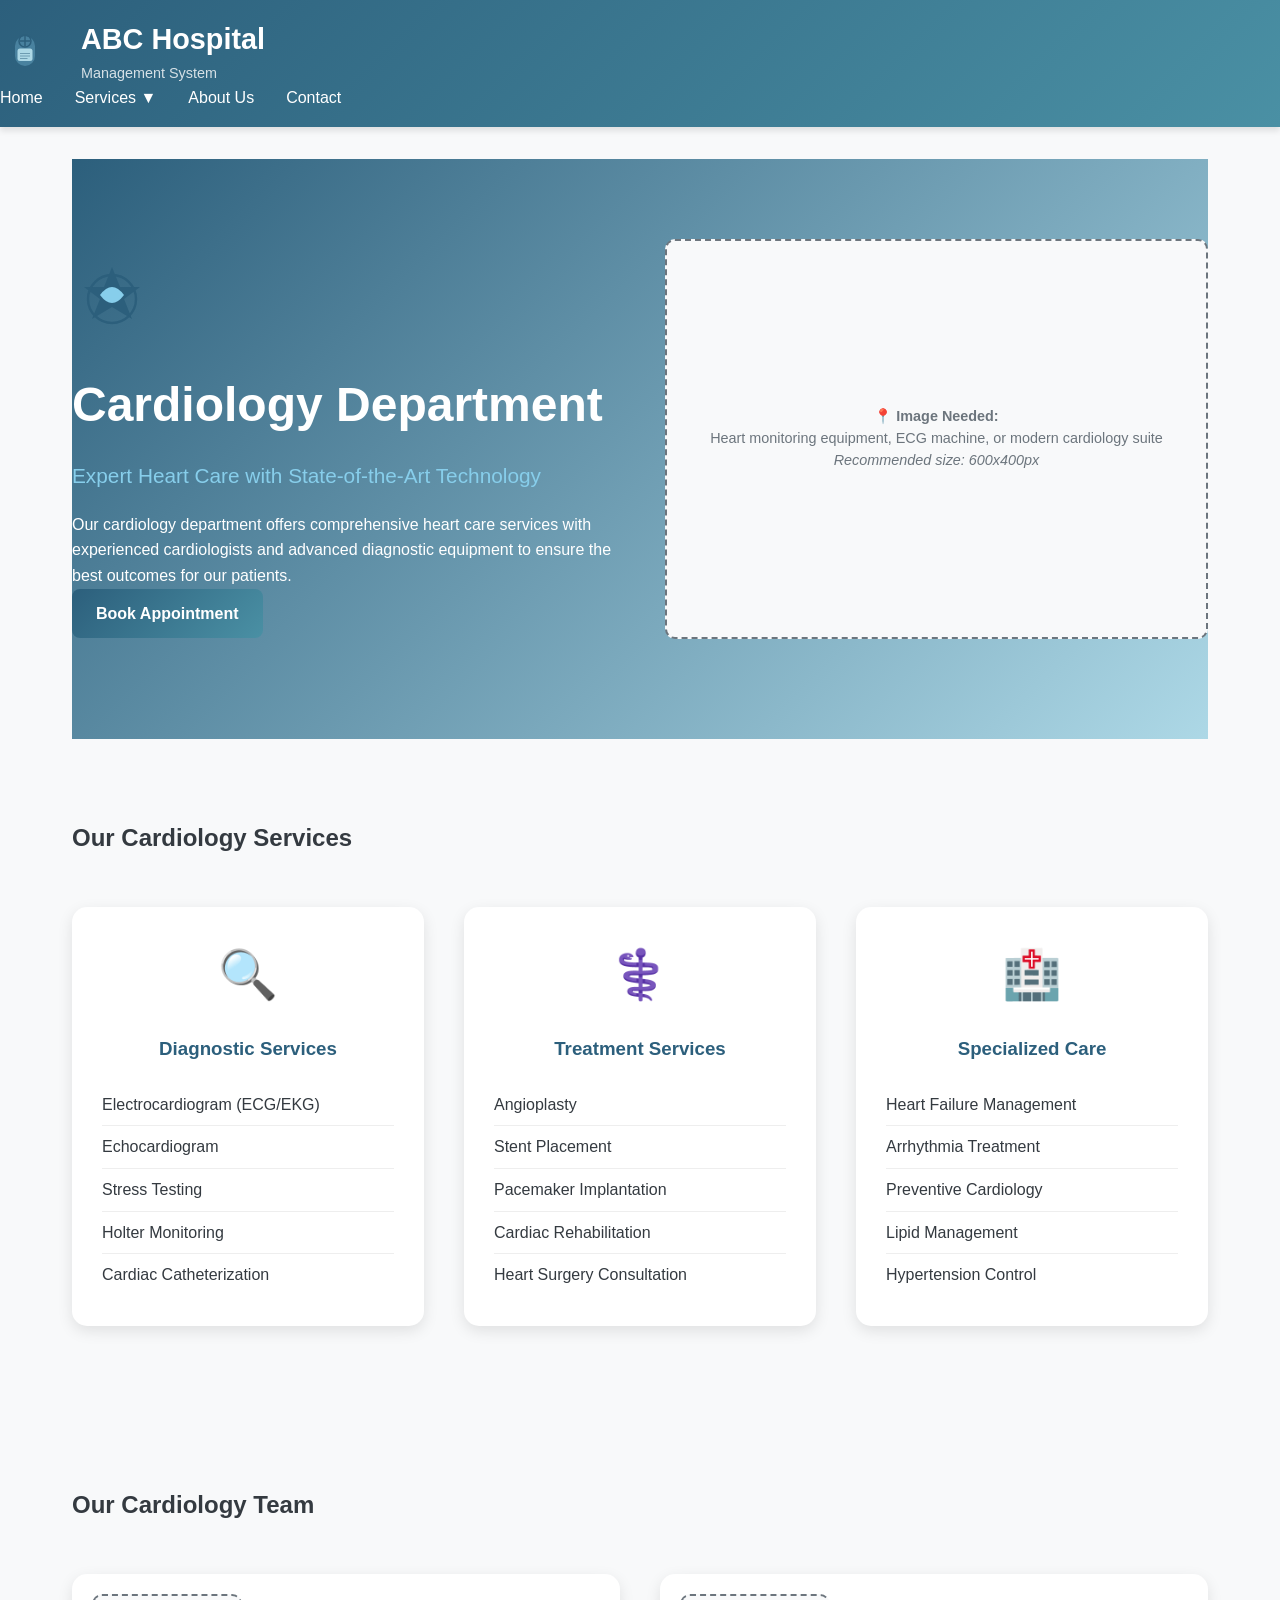
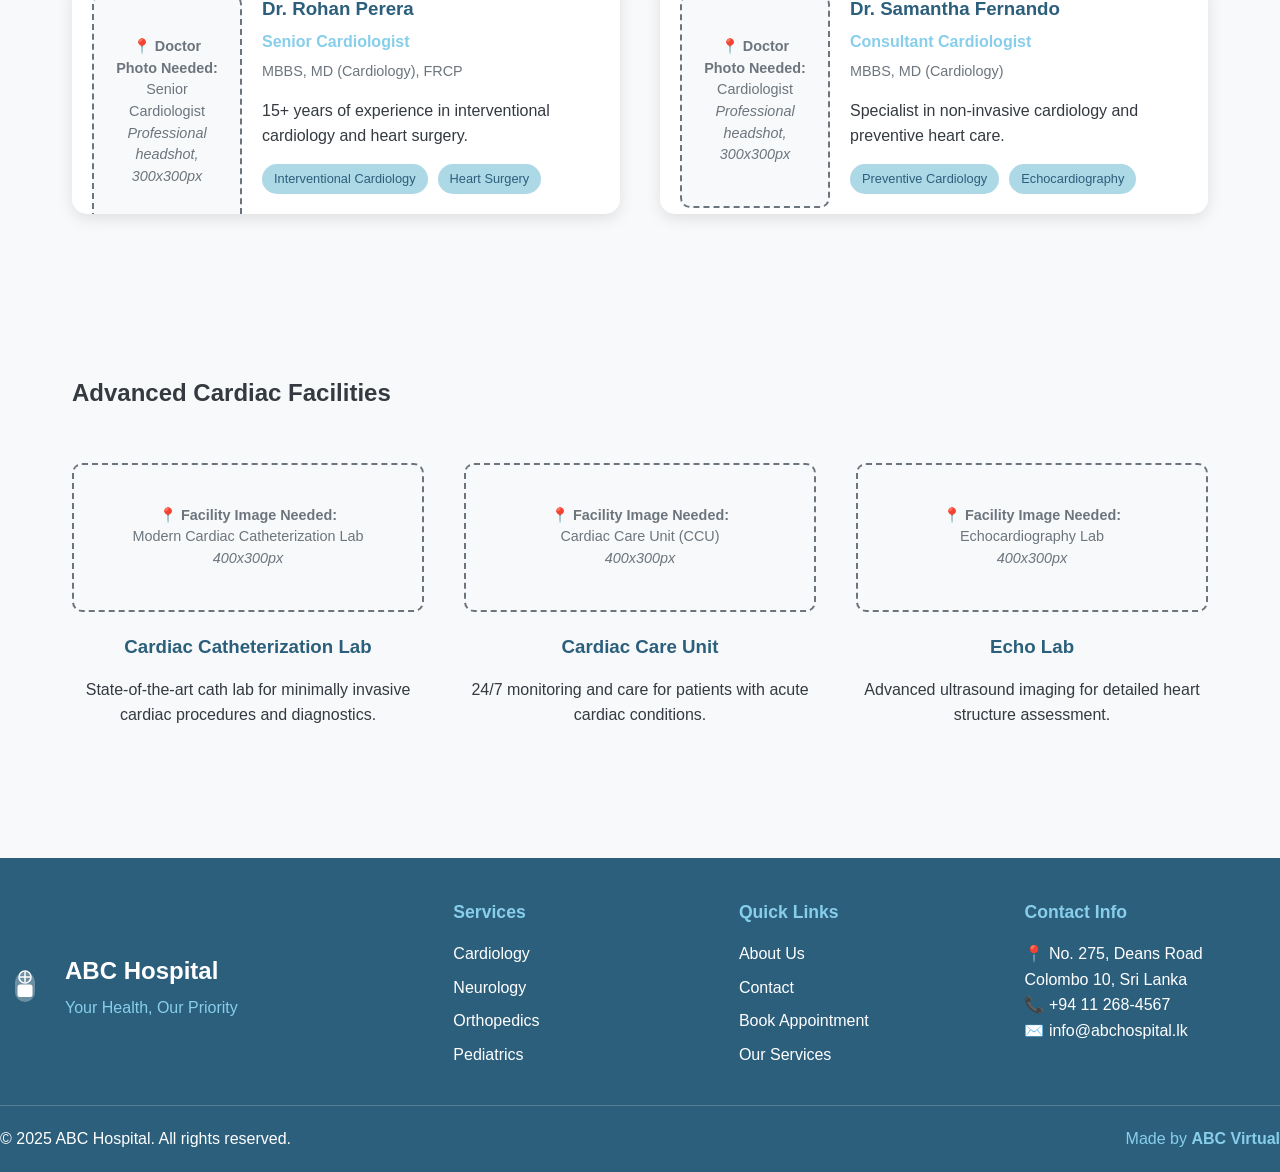
<file: pages/cardiology.html>
<!DOCTYPE html>
<html lang="en">
<head>
    <meta charset="UTF-8">
    <meta name="viewport" content="width=device-width, initial-scale=1.0">
    <title>Cardiology Department - ABC Hospital</title>
    <link rel="stylesheet" href="../assets/css/main.css">
</head>
<body>
    <!-- Header -->
    <header class="header">
        <div class="container">
            <div class="logo">
                <img src="../assets/images/icons/hospital-logo.svg" alt="ABC Hospital" class="logo-image">
                <div>
                    <h1>ABC Hospital</h1>
                    <p>Management System</p>
                </div>
            </div>
            
            <nav class="nav-menu">
                <a href="../index.html">Home</a>
                <div class="dropdown">
                    <a href="#services" class="dropdown-toggle">Services ▼</a>
                    <div class="dropdown-menu">
                        <a href="cardiology.html">Cardiology</a>
                        <a href="neurology.html">Neurology</a>
                        <a href="orthopedics.html">Orthopedics</a>
                        <a href="pediatrics.html">Pediatrics</a>
                        <a href="emergency.html">Emergency Care</a>
                        <a href="radiology.html">Radiology</a>
                    </div>
                </div>
                <a href="about.html">About Us</a>
                <a href="contact.html">Contact</a>
            </nav>
        </div>
    </header>

    <!-- Main Content -->
    <main class="main-content">
        <!-- Hero Section -->
        <section class="service-hero">
            <div class="container">
                <div class="service-hero-content">
                    <div class="service-hero-text">
                        <img src="../assets/images/icons/cardiology.svg" alt="Cardiology" class="service-hero-icon">
                        <h1>Cardiology Department</h1>
                        <p class="service-hero-subtitle">Expert Heart Care with State-of-the-Art Technology</p>
                        <p>Our cardiology department offers comprehensive heart care services with experienced cardiologists and advanced diagnostic equipment to ensure the best outcomes for our patients.</p>
                        <a href="../index.html#appointment" class="btn btn-primary">Book Appointment</a>
                    </div>
                    <div class="service-hero-image">
                        <!-- Image Placeholder: Heart monitoring/ECG image -->
                        <div class="image-placeholder">
                            <p>📍 <strong>Image Needed:</strong><br>
                            Heart monitoring equipment, ECG machine, or modern cardiology suite<br>
                            <em>Recommended size: 600x400px</em></p>
                        </div>
                    </div>
                </div>
            </div>
        </section>

        <!-- Services Section -->
        <section class="service-details">
            <div class="container">
                <h2>Our Cardiology Services</h2>
                
                <div class="service-grid">
                    <div class="service-card">
                        <div class="service-card-icon">🔍</div>
                        <h3>Diagnostic Services</h3>
                        <ul>
                            <li>Electrocardiogram (ECG/EKG)</li>
                            <li>Echocardiogram</li>
                            <li>Stress Testing</li>
                            <li>Holter Monitoring</li>
                            <li>Cardiac Catheterization</li>
                        </ul>
                    </div>
                    
                    <div class="service-card">
                        <div class="service-card-icon">⚕️</div>
                        <h3>Treatment Services</h3>
                        <ul>
                            <li>Angioplasty</li>
                            <li>Stent Placement</li>
                            <li>Pacemaker Implantation</li>
                            <li>Cardiac Rehabilitation</li>
                            <li>Heart Surgery Consultation</li>
                        </ul>
                    </div>
                    
                    <div class="service-card">
                        <div class="service-card-icon">🏥</div>
                        <h3>Specialized Care</h3>
                        <ul>
                            <li>Heart Failure Management</li>
                            <li>Arrhythmia Treatment</li>
                            <li>Preventive Cardiology</li>
                            <li>Lipid Management</li>
                            <li>Hypertension Control</li>
                        </ul>
                    </div>
                </div>
            </div>
        </section>

        <!-- Doctor Section -->
        <section class="department-doctors">
            <div class="container">
                <h2>Our Cardiology Team</h2>
                
                <div class="doctor-grid">
                    <div class="doctor-card">
                        <div class="doctor-image">
                            <!-- Image Placeholder: Senior Cardiologist -->
                            <div class="image-placeholder">
                                <p>📍 <strong>Doctor Photo Needed:</strong><br>
                                Senior Cardiologist<br>
                                <em>Professional headshot, 300x300px</em></p>
                            </div>
                        </div>
                        <div class="doctor-info">
                            <h3>Dr. Rohan Perera</h3>
                            <p class="doctor-title">Senior Cardiologist</p>
                            <p class="doctor-qualifications">MBBS, MD (Cardiology), FRCP</p>
                            <p>15+ years of experience in interventional cardiology and heart surgery.</p>
                            <div class="doctor-specialties">
                                <span>Interventional Cardiology</span>
                                <span>Heart Surgery</span>
                            </div>
                        </div>
                    </div>
                    
                    <div class="doctor-card">
                        <div class="doctor-image">
                            <!-- Image Placeholder: Cardiologist -->
                            <div class="image-placeholder">
                                <p>📍 <strong>Doctor Photo Needed:</strong><br>
                                Cardiologist<br>
                                <em>Professional headshot, 300x300px</em></p>
                            </div>
                        </div>
                        <div class="doctor-info">
                            <h3>Dr. Samantha Fernando</h3>
                            <p class="doctor-title">Consultant Cardiologist</p>
                            <p class="doctor-qualifications">MBBS, MD (Cardiology)</p>
                            <p>Specialist in non-invasive cardiology and preventive heart care.</p>
                            <div class="doctor-specialties">
                                <span>Preventive Cardiology</span>
                                <span>Echocardiography</span>
                            </div>
                        </div>
                    </div>
                </div>
            </div>
        </section>

        <!-- Facilities Section -->
        <section class="department-facilities">
            <div class="container">
                <h2>Advanced Cardiac Facilities</h2>
                
                <div class="facilities-grid">
                    <div class="facility-item">
                        <!-- Image Placeholder: Cath Lab -->
                        <div class="image-placeholder">
                            <p>📍 <strong>Facility Image Needed:</strong><br>
                            Modern Cardiac Catheterization Lab<br>
                            <em>400x300px</em></p>
                        </div>
                        <h3>Cardiac Catheterization Lab</h3>
                        <p>State-of-the-art cath lab for minimally invasive cardiac procedures and diagnostics.</p>
                    </div>
                    
                    <div class="facility-item">
                        <!-- Image Placeholder: CCU -->
                        <div class="image-placeholder">
                            <p>📍 <strong>Facility Image Needed:</strong><br>
                            Cardiac Care Unit (CCU)<br>
                            <em>400x300px</em></p>
                        </div>
                        <h3>Cardiac Care Unit</h3>
                        <p>24/7 monitoring and care for patients with acute cardiac conditions.</p>
                    </div>
                    
                    <div class="facility-item">
                        <!-- Image Placeholder: Echo Lab -->
                        <div class="image-placeholder">
                            <p>📍 <strong>Facility Image Needed:</strong><br>
                            Echocardiography Lab<br>
                            <em>400x300px</em></p>
                        </div>
                        <h3>Echo Lab</h3>
                        <p>Advanced ultrasound imaging for detailed heart structure assessment.</p>
                    </div>
                </div>
            </div>
        </section>
    </main>

    <!-- Footer -->
    <footer class="hospital-footer">
        <div class="container">
            <div class="footer-content">
                <div class="footer-logo">
                    <img src="../assets/images/icons/hospital-logo.svg" alt="ABC Hospital" class="footer-logo-img">
                    <div>
                        <h3>ABC Hospital</h3>
                        <p>Your Health, Our Priority</p>
                    </div>
                </div>
                
                <div class="footer-links">
                    <div class="footer-section">
                        <h4>Services</h4>
                        <ul>
                            <li><a href="cardiology.html">Cardiology</a></li>
                            <li><a href="neurology.html">Neurology</a></li>
                            <li><a href="orthopedics.html">Orthopedics</a></li>
                            <li><a href="pediatrics.html">Pediatrics</a></li>
                        </ul>
                    </div>
                    
                    <div class="footer-section">
                        <h4>Quick Links</h4>
                        <ul>
                            <li><a href="about.html">About Us</a></li>
                            <li><a href="contact.html">Contact</a></li>
                            <li><a href="../index.html#appointment">Book Appointment</a></li>
                            <li><a href="../index.html#services">Our Services</a></li>
                        </ul>
                    </div>
                    
                    <div class="footer-section">
                        <h4>Contact Info</h4>
                        <p>📍 No. 275, Deans Road<br>Colombo 10, Sri Lanka</p>
                        <p>📞 +94 11 268-4567</p>
                        <p>✉️ info@abchospital.lk</p>
                    </div>
                </div>
            </div>
            
            <div class="footer-bottom">
                <p>&copy; 2025 ABC Hospital. All rights reserved.</p>
                <p class="footer-credit">Made by <strong>ABC Virtual</strong></p>
            </div>
        </div>
    </footer>

    <script src="../assets/js/main.js"></script>
</body>
</html>
</file>
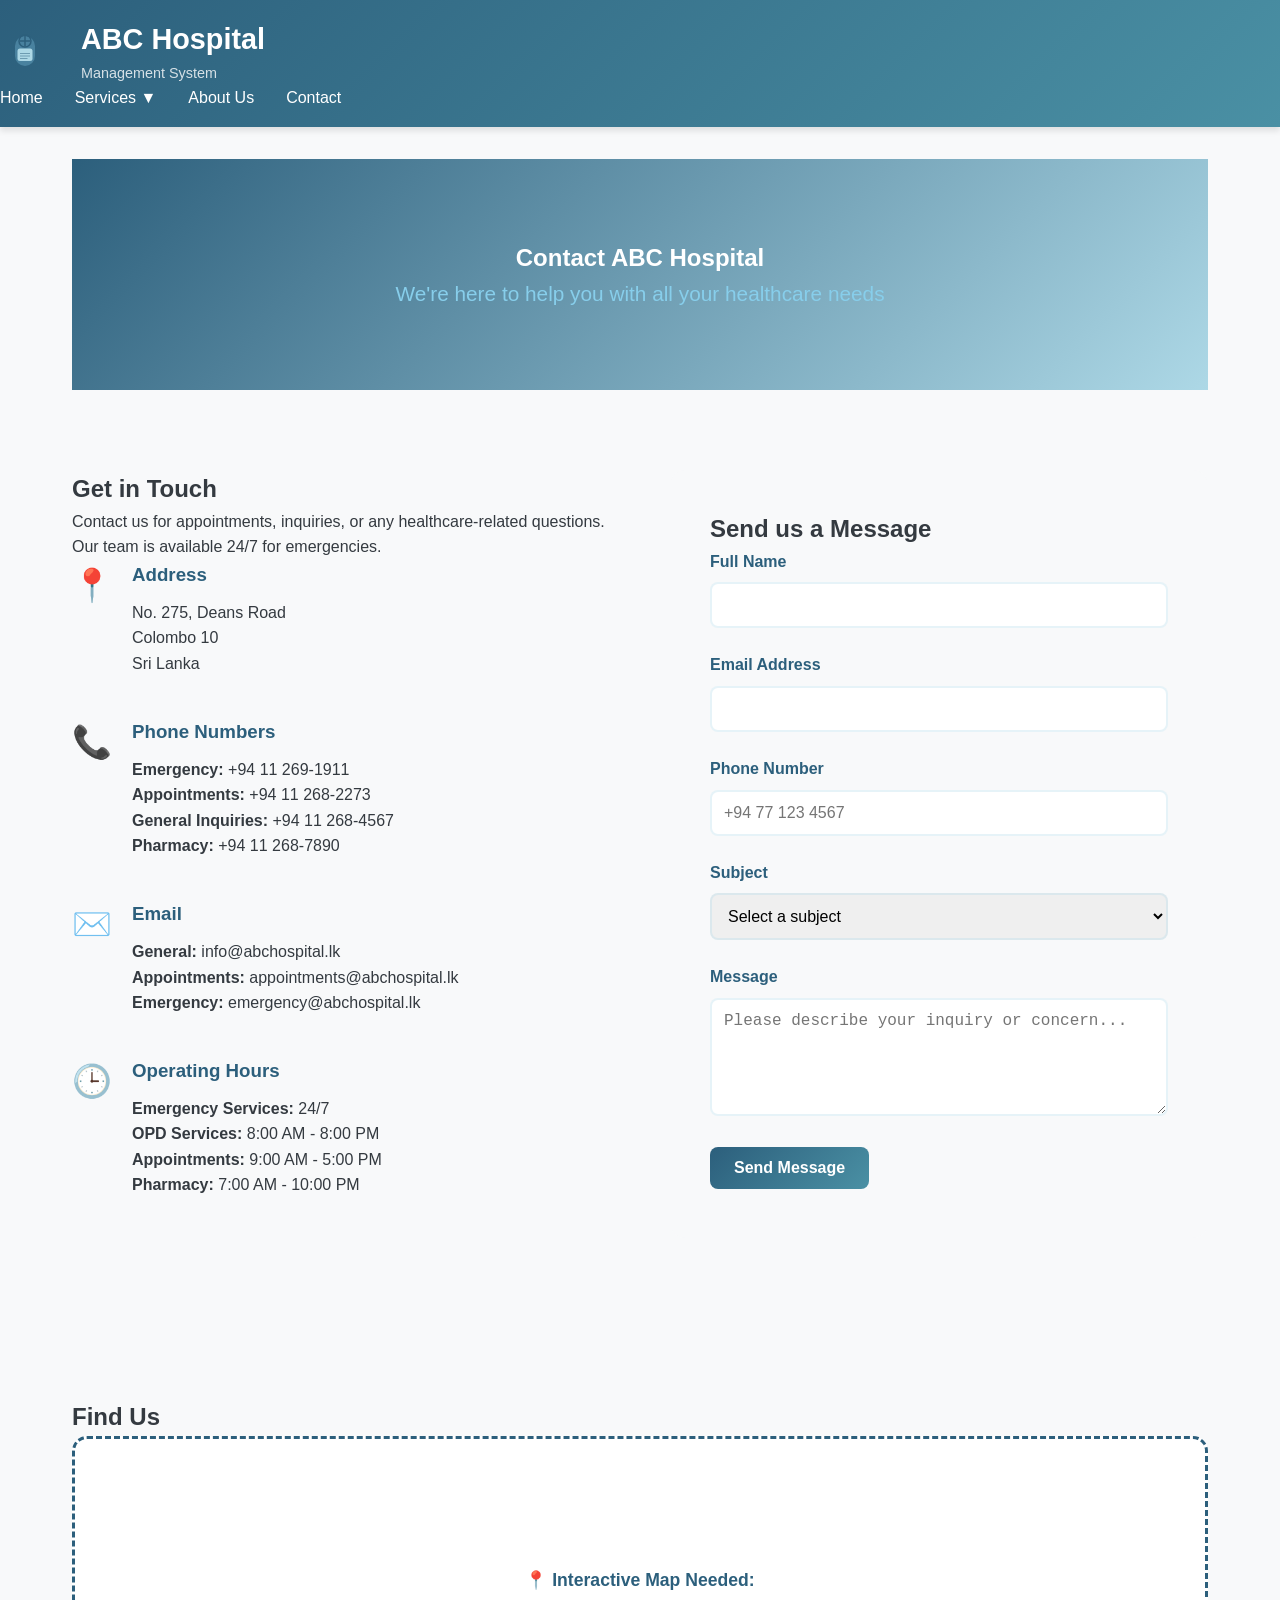
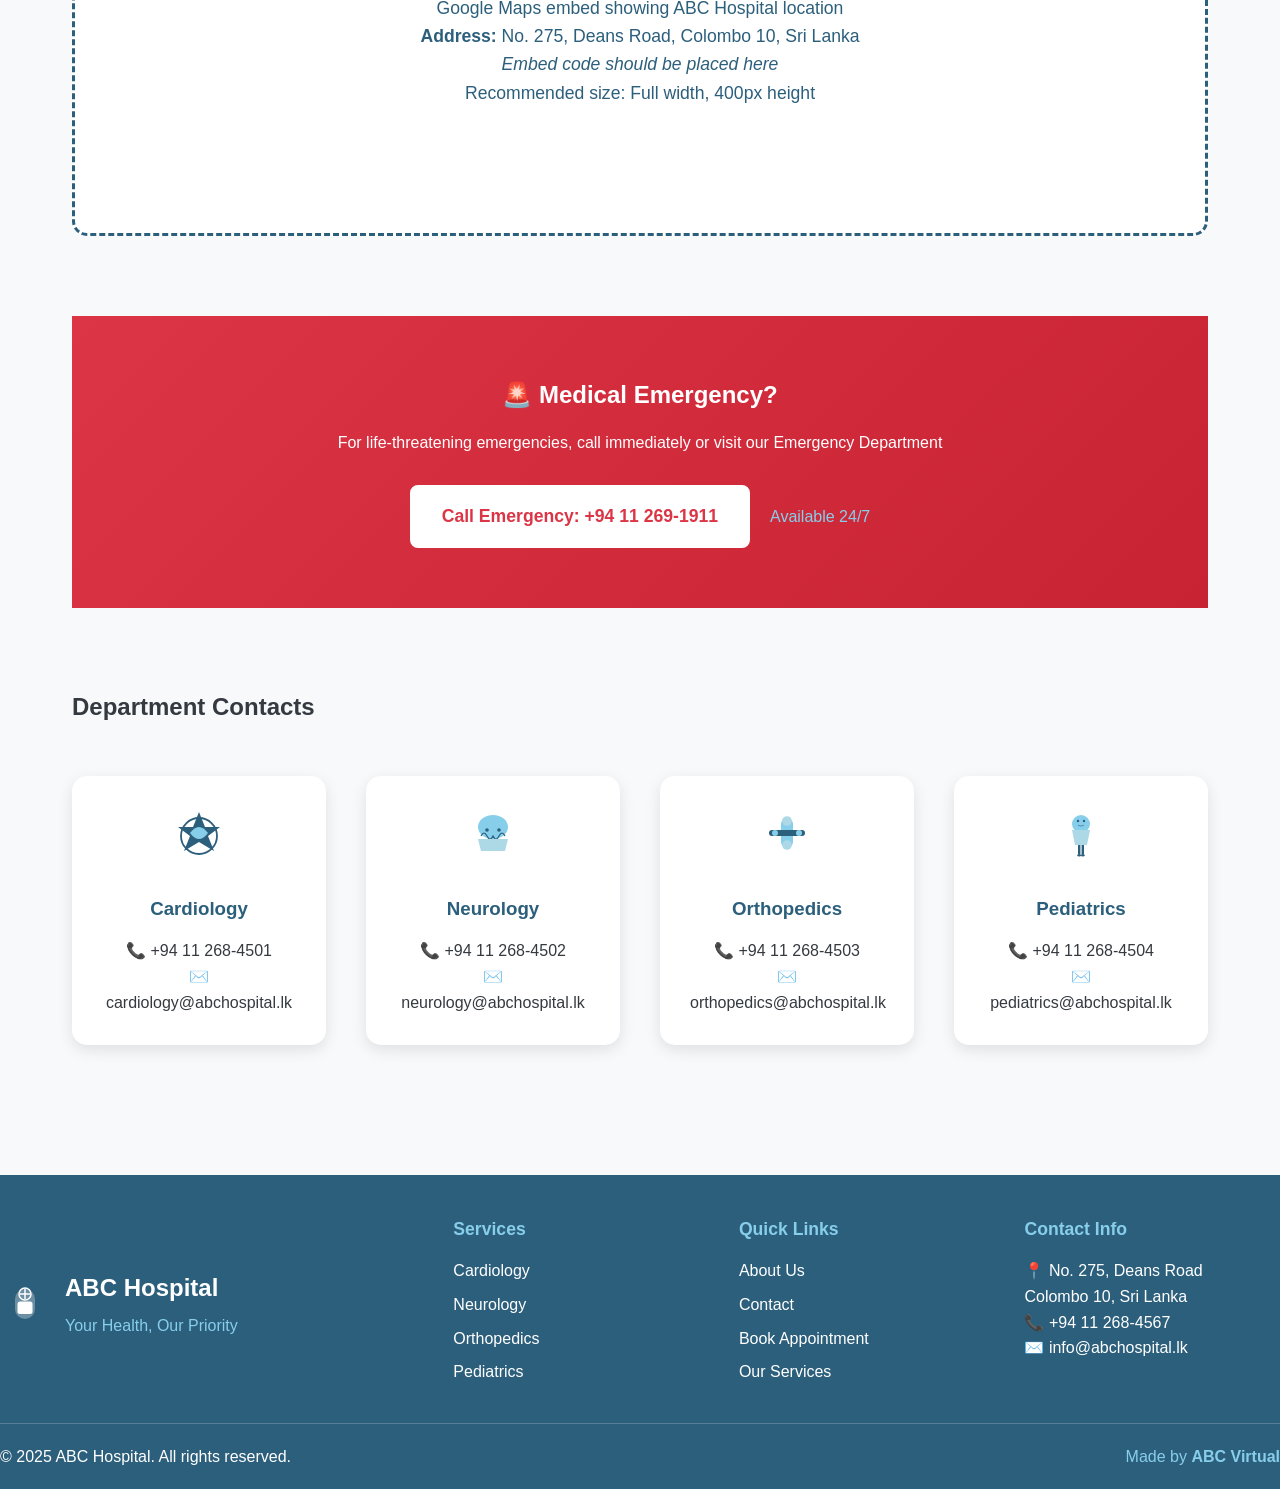
<file: pages/contact.html>
<!DOCTYPE html>
<html lang="en">
<head>
    <meta charset="UTF-8">
    <meta name="viewport" content="width=device-width, initial-scale=1.0">
    <title>Contact Us - ABC Hospital</title>
    <link rel="stylesheet" href="../assets/css/main.css">
</head>
<body>
    <!-- Header -->
    <header class="header">
        <div class="container">
            <div class="logo">
                <img src="../assets/images/icons/hospital-logo.svg" alt="ABC Hospital" class="logo-image">
                <div>
                    <h1>ABC Hospital</h1>
                    <p>Management System</p>
                </div>
            </div>
            
            <nav class="nav-menu">
                <a href="../index.html">Home</a>
                <div class="dropdown">
                    <a href="#services" class="dropdown-toggle">Services ▼</a>
                    <div class="dropdown-menu">
                        <a href="cardiology.html">Cardiology</a>
                        <a href="neurology.html">Neurology</a>
                        <a href="orthopedics.html">Orthopedics</a>
                        <a href="pediatrics.html">Pediatrics</a>
                        <a href="emergency.html">Emergency Care</a>
                        <a href="radiology.html">Radiology</a>
                    </div>
                </div>
                <a href="about.html">About Us</a>
                <a href="contact.html">Contact</a>
            </nav>
        </div>
    </header>

    <!-- Main Content -->
    <main class="main-content">
        <!-- Hero Section -->
        <section class="contact-hero">
            <div class="container">
                <h1>Contact ABC Hospital</h1>
                <p class="hero-subtitle">We're here to help you with all your healthcare needs</p>
            </div>
        </section>

        <!-- Contact Information -->
        <section class="contact-info">
            <div class="container">
                <div class="contact-grid">
                    <div class="contact-details">
                        <h2>Get in Touch</h2>
                        <p>Contact us for appointments, inquiries, or any healthcare-related questions. Our team is available 24/7 for emergencies.</p>
                        
                        <div class="contact-item">
                            <div class="contact-icon">📍</div>
                            <div class="contact-text">
                                <h3>Address</h3>
                                <p>No. 275, Deans Road<br>Colombo 10<br>Sri Lanka</p>
                            </div>
                        </div>
                        
                        <div class="contact-item">
                            <div class="contact-icon">📞</div>
                            <div class="contact-text">
                                <h3>Phone Numbers</h3>
                                <p><strong>Emergency:</strong> +94 11 269-1911<br>
                                <strong>Appointments:</strong> +94 11 268-2273<br>
                                <strong>General Inquiries:</strong> +94 11 268-4567<br>
                                <strong>Pharmacy:</strong> +94 11 268-7890</p>
                            </div>
                        </div>
                        
                        <div class="contact-item">
                            <div class="contact-icon">✉️</div>
                            <div class="contact-text">
                                <h3>Email</h3>
                                <p><strong>General:</strong> info@abchospital.lk<br>
                                <strong>Appointments:</strong> appointments@abchospital.lk<br>
                                <strong>Emergency:</strong> emergency@abchospital.lk</p>
                            </div>
                        </div>
                        
                        <div class="contact-item">
                            <div class="contact-icon">🕒</div>
                            <div class="contact-text">
                                <h3>Operating Hours</h3>
                                <p><strong>Emergency Services:</strong> 24/7<br>
                                <strong>OPD Services:</strong> 8:00 AM - 8:00 PM<br>
                                <strong>Appointments:</strong> 9:00 AM - 5:00 PM<br>
                                <strong>Pharmacy:</strong> 7:00 AM - 10:00 PM</p>
                            </div>
                        </div>
                    </div>
                    
                    <div class="contact-form-container">
                        <h2>Send us a Message</h2>
                        <form class="contact-form" id="contactForm">
                            <div class="form-group">
                                <label for="contactName">Full Name</label>
                                <input type="text" id="contactName" name="contactName" class="form-control" required>
                            </div>
                            
                            <div class="form-group">
                                <label for="contactEmail">Email Address</label>
                                <input type="email" id="contactEmail" name="contactEmail" class="form-control" required>
                            </div>
                            
                            <div class="form-group">
                                <label for="contactPhone">Phone Number</label>
                                <input type="tel" id="contactPhone" name="contactPhone" class="form-control" placeholder="+94 77 123 4567">
                            </div>
                            
                            <div class="form-group">
                                <label for="contactSubject">Subject</label>
                                <select id="contactSubject" name="contactSubject" class="form-control" required>
                                    <option value="">Select a subject</option>
                                    <option value="appointment">Appointment Booking</option>
                                    <option value="billing">Billing Inquiry</option>
                                    <option value="medical">Medical Records</option>
                                    <option value="complaint">Complaint/Feedback</option>
                                    <option value="general">General Inquiry</option>
                                    <option value="emergency">Emergency</option>
                                </select>
                            </div>
                            
                            <div class="form-group">
                                <label for="contactMessage">Message</label>
                                <textarea id="contactMessage" name="contactMessage" class="form-control" rows="5" required placeholder="Please describe your inquiry or concern..."></textarea>
                            </div>
                            
                            <button type="submit" class="btn btn-primary">Send Message</button>
                        </form>
                    </div>
                </div>
            </div>
        </section>

        <!-- Map Section -->
        <section class="map-section">
            <div class="container">
                <h2>Find Us</h2>
                <!-- Map Placeholder -->
                <div class="map-placeholder">
                    <p>📍 <strong>Interactive Map Needed:</strong><br>
                    Google Maps embed showing ABC Hospital location<br>
                    <strong>Address:</strong> No. 275, Deans Road, Colombo 10, Sri Lanka<br>
                    <em>Embed code should be placed here</em><br>
                    Recommended size: Full width, 400px height</p>
                </div>
            </div>
        </section>

        <!-- Emergency Contact -->
        <section class="emergency-contact">
            <div class="container">
                <div class="emergency-banner">
                    <div class="emergency-content">
                        <h2>🚨 Medical Emergency?</h2>
                        <p>For life-threatening emergencies, call immediately or visit our Emergency Department</p>
                        <div class="emergency-actions">
                            <a href="tel:+94112691911" class="btn btn-danger">Call Emergency: +94 11 269-1911</a>
                            <span class="emergency-note">Available 24/7</span>
                        </div>
                    </div>
                </div>
            </div>
        </section>

        <!-- Department Contacts -->
        <section class="department-contacts">
            <div class="container">
                <h2>Department Contacts</h2>
                <div class="department-grid">
                    <div class="department-contact">
                        <img src="../assets/images/icons/cardiology.svg" alt="Cardiology" class="dept-icon">
                        <h3>Cardiology</h3>
                        <p>📞 +94 11 268-4501<br>✉️ cardiology@abchospital.lk</p>
                    </div>
                    
                    <div class="department-contact">
                        <img src="../assets/images/icons/neurology.svg" alt="Neurology" class="dept-icon">
                        <h3>Neurology</h3>
                        <p>📞 +94 11 268-4502<br>✉️ neurology@abchospital.lk</p>
                    </div>
                    
                    <div class="department-contact">
                        <img src="../assets/images/icons/orthopedics.svg" alt="Orthopedics" class="dept-icon">
                        <h3>Orthopedics</h3>
                        <p>📞 +94 11 268-4503<br>✉️ orthopedics@abchospital.lk</p>
                    </div>
                    
                    <div class="department-contact">
                        <img src="../assets/images/icons/pediatrics.svg" alt="Pediatrics" class="dept-icon">
                        <h3>Pediatrics</h3>
                        <p>📞 +94 11 268-4504<br>✉️ pediatrics@abchospital.lk</p>
                    </div>
                </div>
            </div>
        </section>
    </main>

    <!-- Footer -->
    <footer class="hospital-footer">
        <div class="container">
            <div class="footer-content">
                <div class="footer-logo">
                    <img src="../assets/images/icons/hospital-logo.svg" alt="ABC Hospital" class="footer-logo-img">
                    <div>
                        <h3>ABC Hospital</h3>
                        <p>Your Health, Our Priority</p>
                    </div>
                </div>
                
                <div class="footer-links">
                    <div class="footer-section">
                        <h4>Services</h4>
                        <ul>
                            <li><a href="cardiology.html">Cardiology</a></li>
                            <li><a href="neurology.html">Neurology</a></li>
                            <li><a href="orthopedics.html">Orthopedics</a></li>
                            <li><a href="pediatrics.html">Pediatrics</a></li>
                        </ul>
                    </div>
                    
                    <div class="footer-section">
                        <h4>Quick Links</h4>
                        <ul>
                            <li><a href="about.html">About Us</a></li>
                            <li><a href="contact.html">Contact</a></li>
                            <li><a href="../index.html#appointment">Book Appointment</a></li>
                            <li><a href="../index.html#services">Our Services</a></li>
                        </ul>
                    </div>
                    
                    <div class="footer-section">
                        <h4>Contact Info</h4>
                        <p>📍 No. 275, Deans Road<br>Colombo 10, Sri Lanka</p>
                        <p>📞 +94 11 268-4567</p>
                        <p>✉️ info@abchospital.lk</p>
                    </div>
                </div>
            </div>
            
            <div class="footer-bottom">
                <p>&copy; 2025 ABC Hospital. All rights reserved.</p>
                <p class="footer-credit">Made by <strong>ABC Virtual</strong></p>
            </div>
        </div>
    </footer>

    <script src="../assets/js/main.js"></script>
    <script>
        // Contact form handling
        document.getElementById('contactForm').addEventListener('submit', function(e) {
            e.preventDefault();
            
            const formData = new FormData(this);
            const contactData = {
                name: formData.get('contactName'),
                email: formData.get('contactEmail'),
                phone: formData.get('contactPhone'),
                subject: formData.get('contactSubject'),
                message: formData.get('contactMessage'),
                timestamp: new Date().toISOString()
            };
            
            // Store contact message (in a real application, this would be sent to a server)
            let contacts = JSON.parse(localStorage.getItem('hospitalContacts')) || [];
            contacts.push(contactData);
            localStorage.setItem('hospitalContacts', JSON.stringify(contacts));
            
            // Show success message
            alert('Thank you for your message! We will get back to you within 24 hours.');
            this.reset();
        });
    </script>
</body>
</html>
</file>
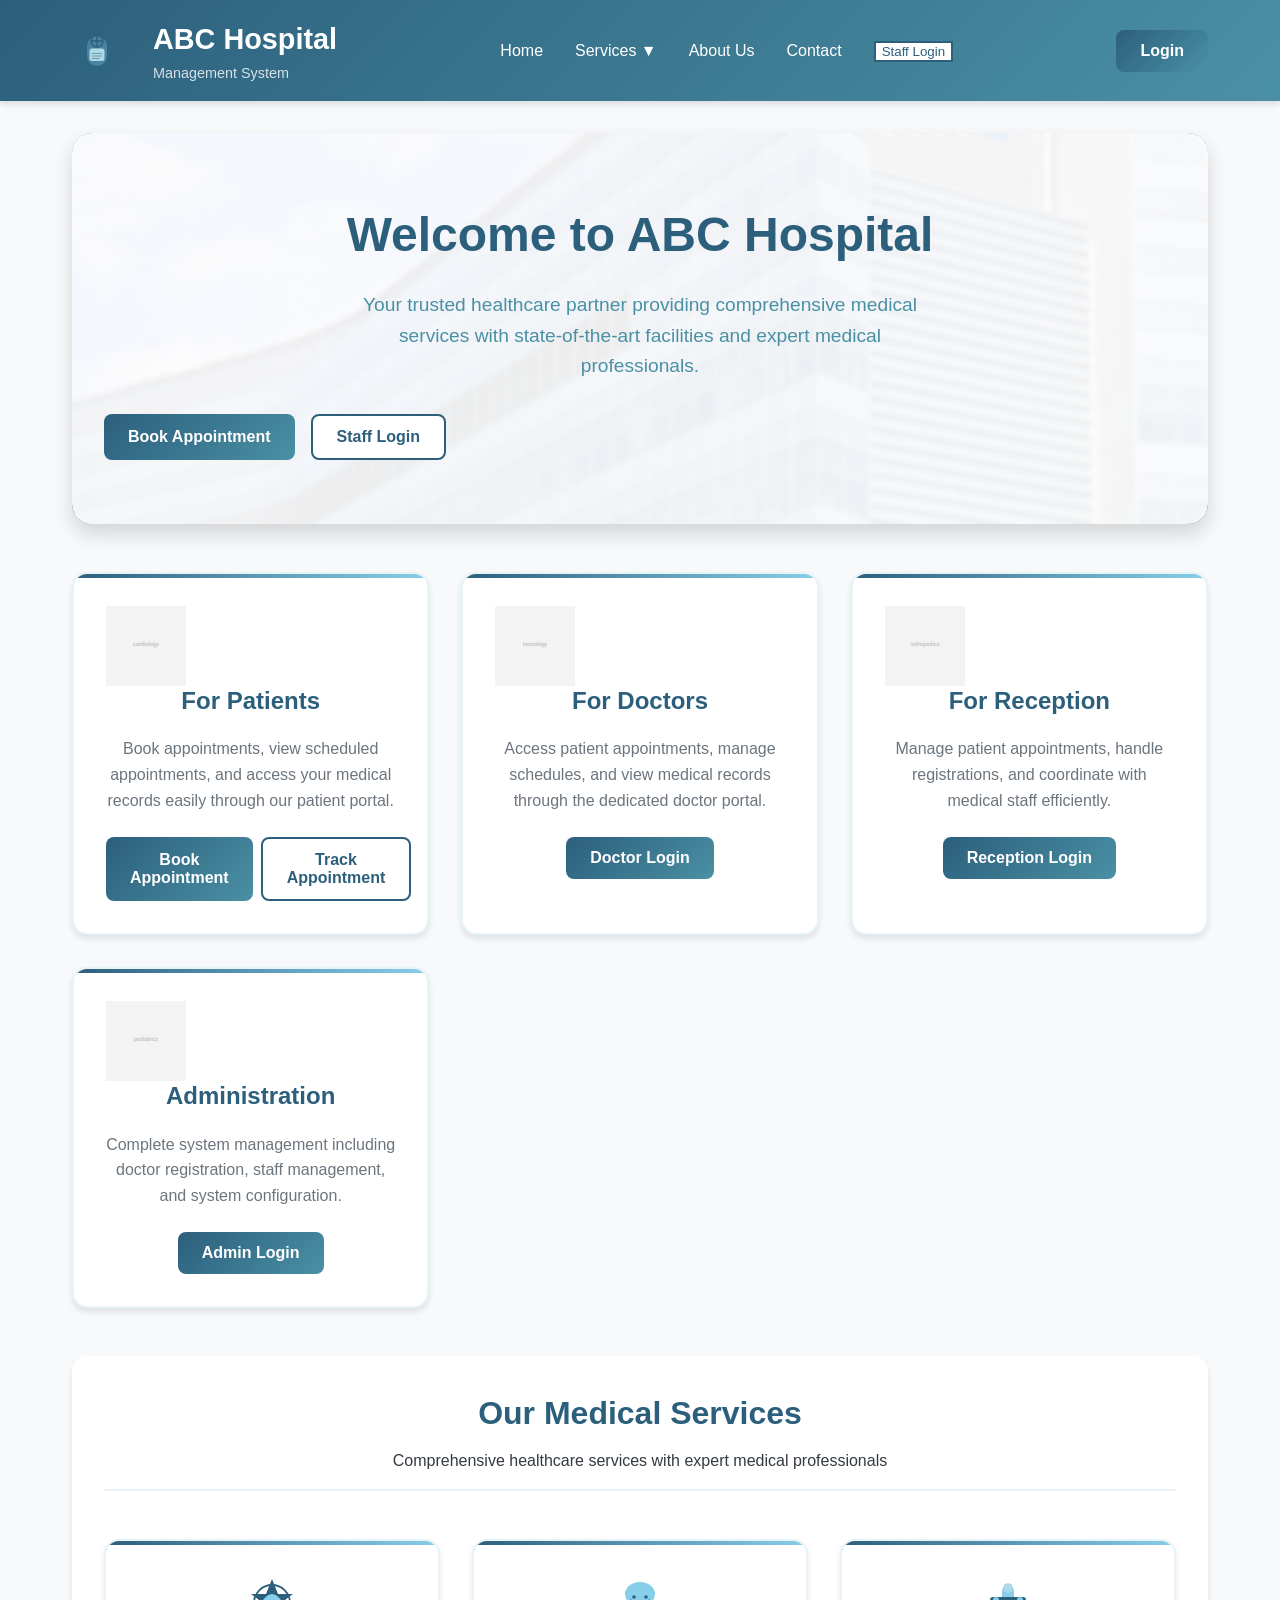
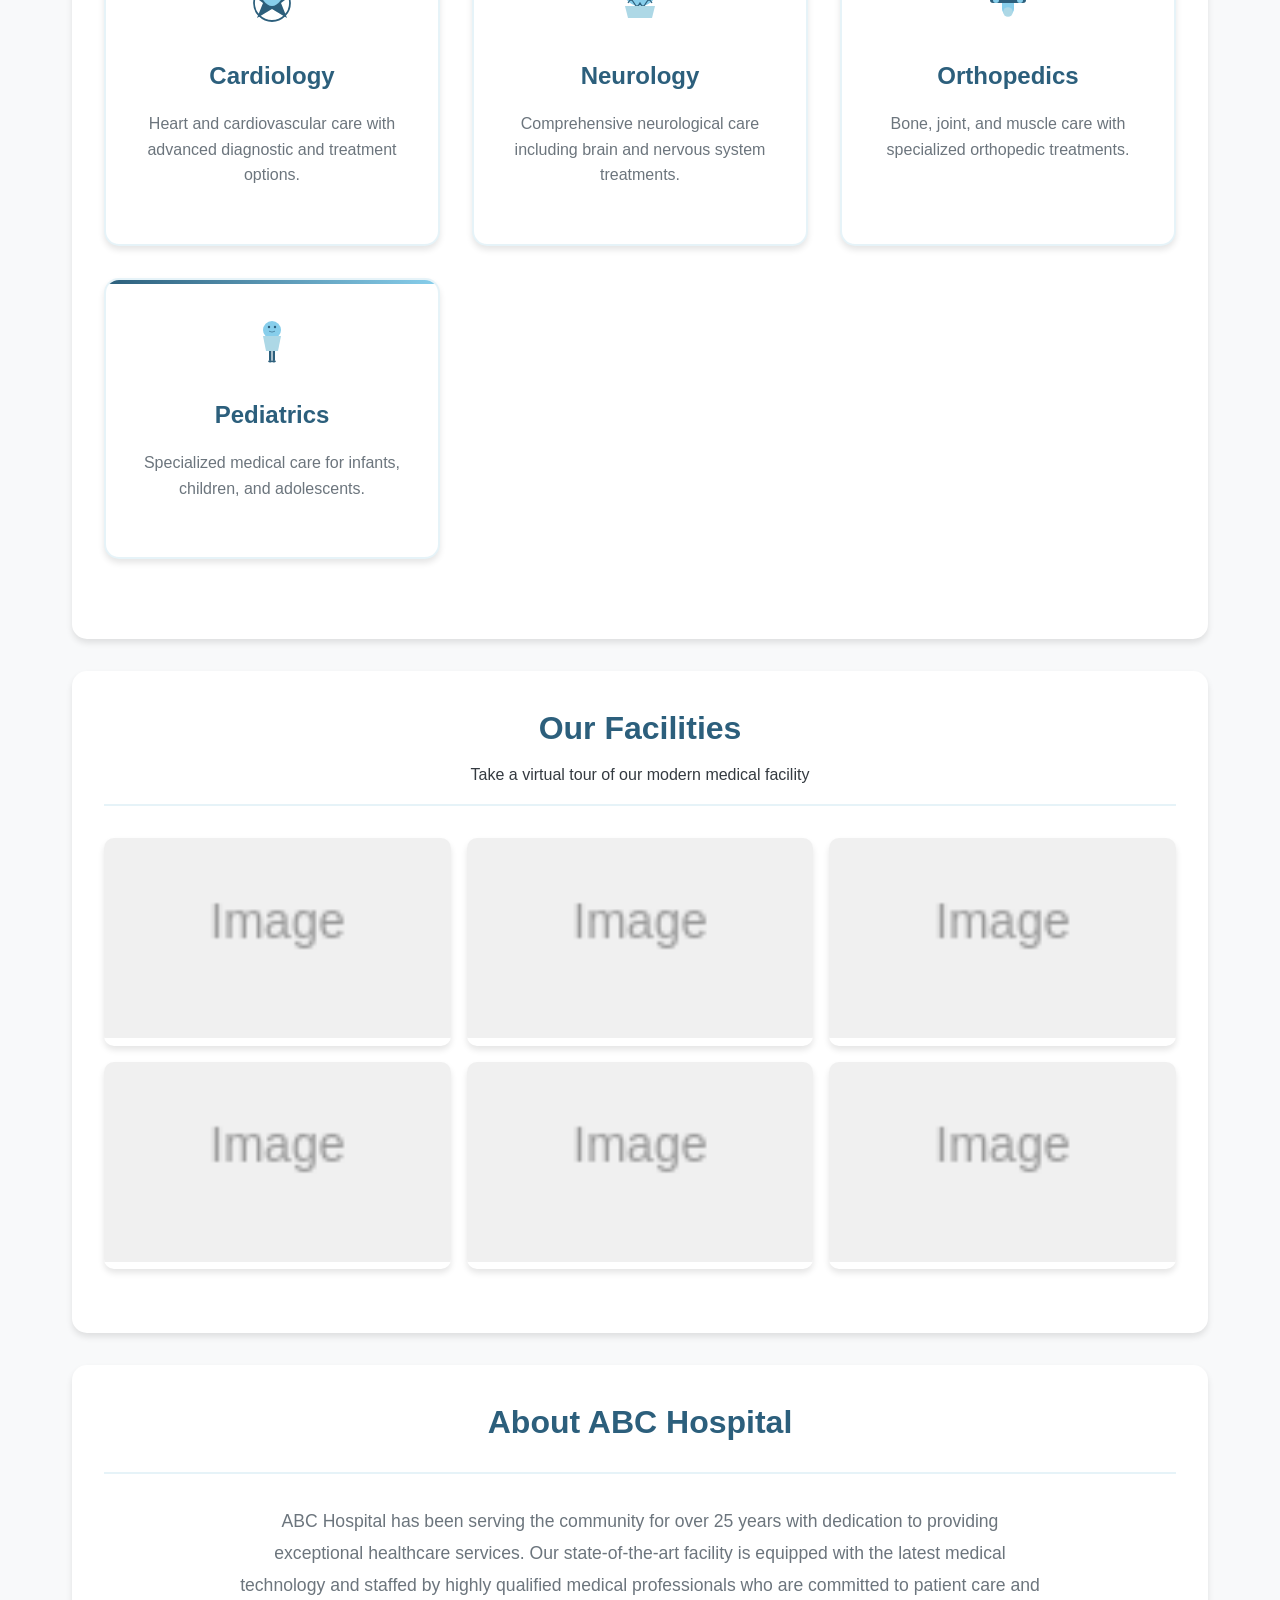
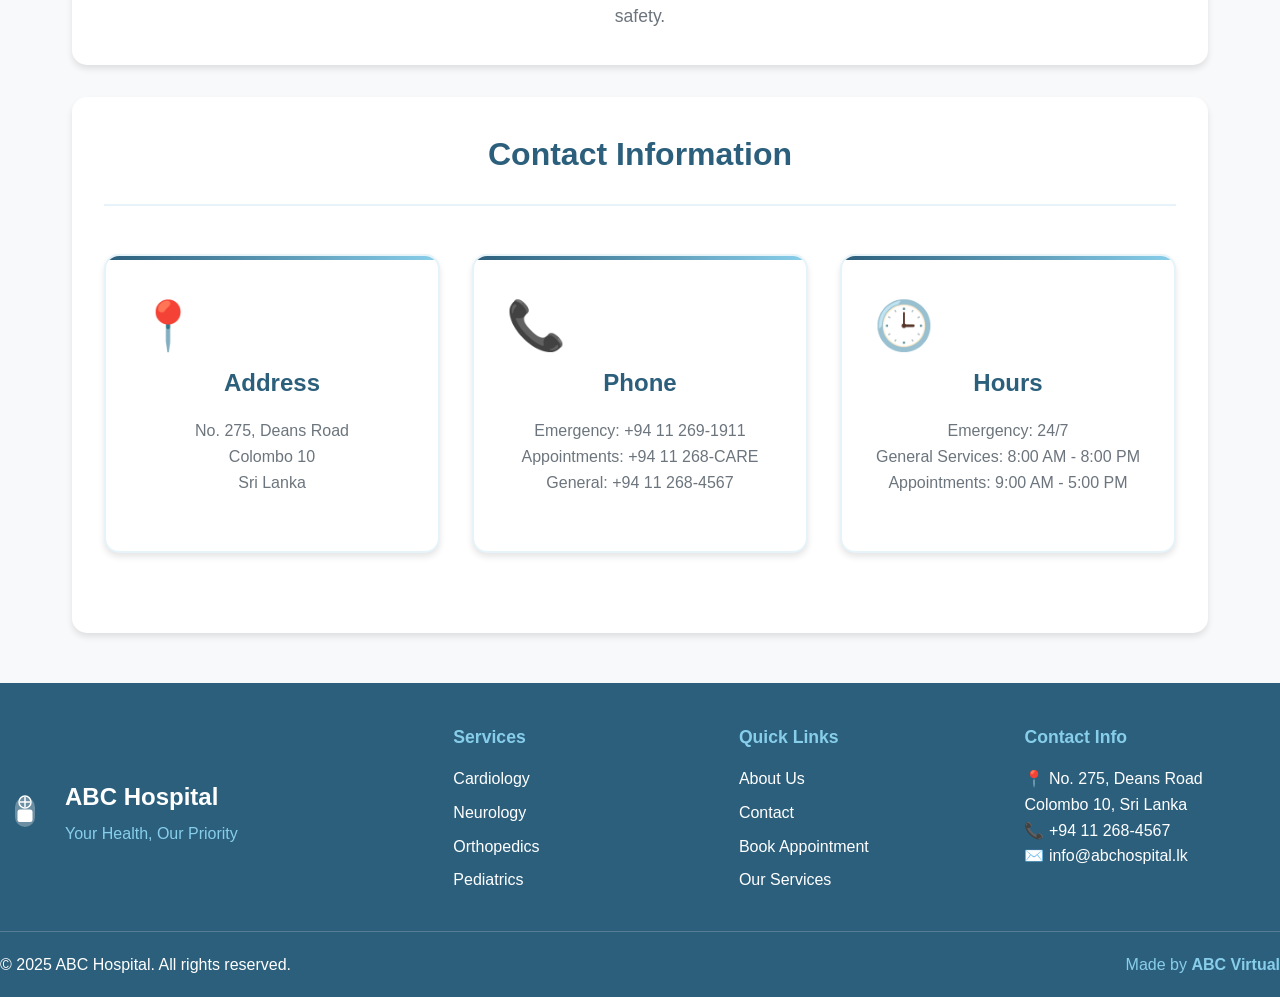
<file: pages/doctor-dashboard.html>
<!DOCTYPE html>
<html lang="en">
<head>
    <meta charset="UTF-8">
    <meta name="viewport" content="width=device-width, initial-scale=1.0">
    <title>Doctor Dashboard - ABC Hospital</title>
    <link rel="stylesheet" href="../assets/css/main.css">
    <link rel="icon" href="data:image/svg+xml,<svg xmlns='http://www.w3.org/2000/svg' viewBox='0 0 24 24' fill='%232c5f7c'><path d='M12 2l3.09 6.26L22 9.27l-5 4.87 1.18 6.88L12 17.77l-6.18 3.25L7 14.14 2 9.27l6.91-1.01L12 2z'/></svg>">
</head>
<body>
    <!-- Header -->
    <header class="header">
        <div class="header-container">
            <div class="logo">
                <div class="logo-icon">🏥</div>
                <div>
                    <h1>ABC Hospital</h1>
                    <p>Doctor Portal</p>
                </div>
            </div>
            
            <nav>
                <ul class="nav-menu">
                    <li><a href="#" class="active">Dashboard</a></li>
                    <li><a href="#appointments">My Appointments</a></li>
                    <li><a href="#schedule">Schedule</a></li>
                    <li><a href="#patients">Patients</a></li>
                </ul>
            </nav>
            
            <div class="user-info">
                <div class="user-avatar" id="userAvatar">D</div>
                <span class="user-name" id="userName">Doctor</span>
                <button class="btn btn-secondary" id="logoutBtn">Logout</button>
            </div>
        </div>
    </header>

    <!-- Main Content -->
    <main class="main-content">
        <!-- Doctor Profile Section -->
        <section class="welcome-section">
            <div class="welcome-content">
                <div id="doctorProfileImage" style="margin-bottom: 1rem;">
                    <!-- Doctor image will be added here -->
                </div>
                <h1>Welcome, <span id="doctorName">Doctor</span></h1>
                <p>Specialization: <span id="doctorSpecialization">General Medicine</span></p>
                <p>Schedule: <span id="doctorSchedule">Mon-Fri: 9:00 AM - 5:00 PM</span></p>
            </div>
        </section>

        <!-- Dashboard Overview -->
        <section class="nav-cards">
            <div class="nav-card">
                <div class="nav-card-icon">📅</div>
                <h3>Today's Appointments</h3>
                <p style="font-size: 2rem; font-weight: bold; color: var(--primary-color);" id="todayAppointmentCount">0</p>
                <button class="btn btn-primary" onclick="showSection('appointments')">View Appointments</button>
            </div>
            
            <div class="nav-card">
                <div class="nav-card-icon">⏰</div>
                <h3>Pending Appointments</h3>
                <p style="font-size: 2rem; font-weight: bold; color: var(--warning-color);" id="pendingAppointmentCount">0</p>
                <button class="btn btn-warning" onclick="showSection('appointments')">Review Pending</button>
            </div>
            
            <div class="nav-card">
                <div class="nav-card-icon">✅</div>
                <h3>Confirmed Today</h3>
                <p style="font-size: 2rem; font-weight: bold; color: var(--success-color);" id="confirmedTodayCount">0</p>
                <button class="btn btn-success" onclick="showSection('appointments')">View Confirmed</button>
            </div>
            
            <div class="nav-card">
                <div class="nav-card-icon">👥</div>
                <h3>Total Patients</h3>
                <p style="font-size: 2rem; font-weight: bold; color: var(--info-color);" id="totalPatientsCount">0</p>
                <button class="btn btn-info" onclick="showSection('patients')">View Patients</button>
            </div>
        </section>

        <!-- Appointments Section -->
        <section id="appointments" class="form-container">
            <div class="form-header">
                <h2>My Appointments</h2>
                <div class="d-flex gap-2">
                    <select id="statusFilter" class="form-control" style="width: auto;" onchange="filterAppointments()">
                        <option value="">All Status</option>
                        <option value="pending">Pending</option>
                        <option value="confirmed">Confirmed</option>
                        <option value="cancelled">Cancelled</option>
                    </select>
                    <input type="date" id="dateFilter" class="form-control" style="width: auto;" onchange="filterAppointments()">
                </div>
            </div>
            
            <div class="table-container">
                <table class="table" id="appointmentsTable">
                    <thead>
                        <tr>
                            <th>Appointment ID</th>
                            <th>Patient Name</th>
                            <th>Date</th>
                            <th>Time</th>
                            <th>Reason</th>
                            <th>Status</th>
                            <th>Actions</th>
                        </tr>
                    </thead>
                    <tbody id="appointmentsTableBody">
                        <!-- Appointments will be populated here -->
                    </tbody>
                </table>
            </div>
        </section>

        <!-- Schedule Section -->
        <section id="schedule" class="form-container" style="display: none;">
            <div class="form-header">
                <h2>Schedule Management</h2>
                <button class="btn btn-primary" onclick="showModal('scheduleAppointmentModal')">Schedule Appointment</button>
            </div>
            
            <div class="alert alert-info">
                <strong>Note:</strong> Here you can schedule appointments for your patients and manage your availability.
            </div>
            
            <!-- Calendar View (Simplified) -->
            <div class="nav-cards">
                <div class="nav-card">
                    <div class="nav-card-icon">📅</div>
                    <h3>This Week's Schedule</h3>
                    <div id="weeklySchedule" style="text-align: left;">
                        <!-- Weekly schedule will be populated here -->
                    </div>
                </div>
                
                <div class="nav-card">
                    <div class="nav-card-icon">⏰</div>
                    <h3>Available Time Slots</h3>
                    <div id="availableSlots" style="text-align: left;">
                        <!-- Available slots will be populated here -->
                    </div>
                </div>
            </div>
        </section>

        <!-- Patients Section -->
        <section id="patients" class="form-container" style="display: none;">
            <div class="form-header">
                <h2>My Patients</h2>
                <p>Patients who have appointments with you</p>
            </div>
            
            <div class="table-container">
                <table class="table" id="patientsTable">
                    <thead>
                        <tr>
                            <th>Patient Name</th>
                            <th>Email</th>
                            <th>Phone</th>
                            <th>Last Appointment</th>
                            <th>Total Appointments</th>
                            <th>Actions</th>
                        </tr>
                    </thead>
                    <tbody id="patientsTableBody">
                        <!-- Patients will be populated here -->
                    </tbody>
                </table>
            </div>
        </section>
    </main>

    <!-- Schedule Appointment Modal -->
    <div id="scheduleAppointmentModal" class="modal">
        <div class="modal-content">
            <button class="modal-close" onclick="hideModal('scheduleAppointmentModal')">&times;</button>
            <div class="form-header">
                <h2>Schedule New Appointment</h2>
                <p>Create a new appointment for a patient</p>
            </div>
            
            <form id="scheduleAppointmentForm">
                <div class="form-group">
                    <label for="schedulePatientName">Patient Name</label>
                    <input type="text" id="schedulePatientName" name="patientName" class="form-control" required>
                </div>
                
                <div class="form-group">
                    <label for="schedulePatientEmail">Patient Email</label>
                    <input type="email" id="schedulePatientEmail" name="patientEmail" class="form-control" required>
                </div>
                
                <div class="form-group">
                    <label for="schedulePatientPhone">Patient Phone</label>
                    <input type="tel" id="schedulePatientPhone" name="patientPhone" class="form-control" required>
                </div>
                
                <div class="form-group">
                    <label for="scheduleDate">Appointment Date</label>
                    <input type="date" id="scheduleDate" name="appointmentDate" class="form-control" required>
                </div>
                
                <div class="form-group">
                    <label for="scheduleTime">Appointment Time</label>
                    <select id="scheduleTime" name="appointmentTime" class="form-control" required>
                        <option value="">Select Time...</option>
                        <option value="09:00">9:00 AM</option>
                        <option value="09:30">9:30 AM</option>
                        <option value="10:00">10:00 AM</option>
                        <option value="10:30">10:30 AM</option>
                        <option value="11:00">11:00 AM</option>
                        <option value="11:30">11:30 AM</option>
                        <option value="14:00">2:00 PM</option>
                        <option value="14:30">2:30 PM</option>
                        <option value="15:00">3:00 PM</option>
                        <option value="15:30">3:30 PM</option>
                        <option value="16:00">4:00 PM</option>
                        <option value="16:30">4:30 PM</option>
                    </select>
                </div>
                
                <div class="form-group">
                    <label for="scheduleReason">Reason/Notes</label>
                    <textarea id="scheduleReason" name="reason" class="form-control" rows="3" required placeholder="Reason for appointment or consultation notes..."></textarea>
                </div>
                
                <button type="submit" class="btn btn-primary" style="width: 100%;">Schedule Appointment</button>
            </form>
        </div>
    </div>

    <!-- Appointment Details Modal -->
    <div id="appointmentDetailsModal" class="modal">
        <div class="modal-content">
            <button class="modal-close" onclick="hideModal('appointmentDetailsModal')">&times;</button>
            <div class="form-header">
                <h2>Appointment Details</h2>
            </div>
            
            <div id="appointmentDetailsContent">
                <!-- Appointment details will be populated here -->
            </div>
            
            <div class="d-flex gap-2 justify-content-center">
                <button class="btn btn-success" id="confirmAppointmentBtn">Confirm Appointment</button>
                <button class="btn btn-danger" id="cancelAppointmentBtn">Cancel Appointment</button>
                <button class="btn btn-secondary" onclick="hideModal('appointmentDetailsModal')">Close</button>
            </div>
        </div>
    </div>

    <script src="../assets/js/main.js"></script>
    <script src="../assets/js/images.js"></script>
    <script>
        // Check if user is doctor
        if (!HospitalMS.checkAuth() || !HospitalMS.hasRole('doctor')) {
            window.location.href = '../index.html';
        }

        let currentSection = 'dashboard';
        let currentDoctorId = HospitalMS.currentUser.id;

        function showSection(sectionName) {
            // Hide all sections except overview cards
            document.querySelectorAll('section[id]').forEach(section => {
                if (!section.classList.contains('nav-cards') && !section.classList.contains('welcome-section')) {
                    section.style.display = 'none';
                }
            });
            
            // Show selected section
            if (sectionName !== 'dashboard') {
                const section = document.getElementById(sectionName);
                if (section) {
                    section.style.display = 'block';
                    currentSection = sectionName;
                }
            }
            
            // Update navigation
            document.querySelectorAll('.nav-menu a').forEach(link => {
                link.classList.remove('active');
            });
            
            const activeLink = document.querySelector(`[href="#${sectionName}"]`) || document.querySelector('.nav-menu a[href="#"]');
            if (activeLink) {
                activeLink.classList.add('active');
            }
        }

        function loadDoctorProfile() {
            const doctor = HospitalMS.currentUser;
            
            document.getElementById('doctorName').textContent = doctor.name;
            document.getElementById('doctorSpecialization').textContent = doctor.specialization;
            document.getElementById('doctorSchedule').textContent = doctor.schedule;
            
            // Add doctor profile image
            if (window.ImageHelpers) {
                const profileContainer = document.getElementById('doctorProfileImage');
                window.ImageHelpers.addDoctorAvatar(doctor.id, profileContainer);
                
                // Make the avatar larger for profile
                const avatar = profileContainer.querySelector('.doctor-avatar');
                if (avatar) {
                    avatar.className = 'doctor-card-avatar';
                }
            }
        }

        function loadDashboardData() {
            const appointments = HospitalMS.getAppointments({ doctorId: currentDoctorId });
            const today = new Date().toISOString().split('T')[0];
            
            const todayAppointments = appointments.filter(apt => apt.appointmentDate === today);
            const pendingAppointments = appointments.filter(apt => apt.status === 'pending');
            const confirmedToday = appointments.filter(apt => 
                apt.appointmentDate === today && apt.status === 'confirmed'
            );
            
            // Get unique patients
            const uniquePatients = [...new Set(appointments.map(apt => apt.patientEmail))];
            
            document.getElementById('todayAppointmentCount').textContent = todayAppointments.length;
            document.getElementById('pendingAppointmentCount').textContent = pendingAppointments.length;
            document.getElementById('confirmedTodayCount').textContent = confirmedToday.length;
            document.getElementById('totalPatientsCount').textContent = uniquePatients.length;
            
            loadAppointmentsTable();
            loadPatientsTable();
            loadWeeklySchedule();
        }

        function loadAppointmentsTable() {
            const tbody = document.getElementById('appointmentsTableBody');
            const appointments = HospitalMS.getAppointments({ doctorId: currentDoctorId });
            
            tbody.innerHTML = '';
            
            appointments.forEach(appointment => {
                const row = document.createElement('tr');
                row.innerHTML = `
                    <td>${appointment.id}</td>
                    <td>${appointment.patientName}</td>
                    <td>${HospitalMS.formatDate(appointment.appointmentDate)}</td>
                    <td>${appointment.appointmentTime}</td>
                    <td>${appointment.reason.substring(0, 50)}${appointment.reason.length > 50 ? '...' : ''}</td>
                    <td><span class="status-badge status-${appointment.status}">${appointment.status}</span></td>
                    <td>
                        <button class="btn btn-info" onclick="viewAppointmentDetails('${appointment.id}')">View</button>
                        ${appointment.status === 'pending' ? 
                            `<button class="btn btn-success" onclick="confirmAppointment('${appointment.id}')">Confirm</button>` : ''
                        }
                        ${appointment.status !== 'cancelled' ? 
                            `<button class="btn btn-danger" onclick="cancelAppointment('${appointment.id}')">Cancel</button>` : ''
                        }
                    </td>
                `;
                tbody.appendChild(row);
            });
        }

        function loadPatientsTable() {
            const tbody = document.getElementById('patientsTableBody');
            const appointments = HospitalMS.getAppointments({ doctorId: currentDoctorId });
            
            // Group appointments by patient
            const patientsMap = new Map();
            
            appointments.forEach(appointment => {
                const patientKey = appointment.patientEmail;
                if (!patientsMap.has(patientKey)) {
                    patientsMap.set(patientKey, {
                        name: appointment.patientName,
                        email: appointment.patientEmail,
                        phone: appointment.patientPhone,
                        appointments: [],
                        lastAppointment: null
                    });
                }
                
                const patient = patientsMap.get(patientKey);
                patient.appointments.push(appointment);
                
                // Update last appointment
                if (!patient.lastAppointment || 
                    new Date(appointment.appointmentDate) > new Date(patient.lastAppointment)) {
                    patient.lastAppointment = appointment.appointmentDate;
                }
            });
            
            tbody.innerHTML = '';
            
            patientsMap.forEach(patient => {
                const row = document.createElement('tr');
                row.innerHTML = `
                    <td>${patient.name}</td>
                    <td>${patient.email}</td>
                    <td>${patient.phone}</td>
                    <td>${patient.lastAppointment ? HospitalMS.formatDate(patient.lastAppointment) : 'N/A'}</td>
                    <td>${patient.appointments.length}</td>
                    <td>
                        <button class="btn btn-info" onclick="viewPatientHistory('${patient.email}')">View History</button>
                        <button class="btn btn-primary" onclick="scheduleForPatient('${patient.name}', '${patient.email}', '${patient.phone}')">Schedule</button>
                    </td>
                `;
                tbody.appendChild(row);
            });
        }

        function loadWeeklySchedule() {
            const weeklyScheduleDiv = document.getElementById('weeklySchedule');
            const availableSlotsDiv = document.getElementById('availableSlots');
            
            // Get current week appointments
            const today = new Date();
            const weekStart = new Date(today.setDate(today.getDate() - today.getDay()));
            const weekEnd = new Date(today.setDate(today.getDate() - today.getDay() + 6));
            
            const appointments = HospitalMS.getAppointments({ doctorId: currentDoctorId });
            const weekAppointments = appointments.filter(apt => {
                const aptDate = new Date(apt.appointmentDate);
                return aptDate >= weekStart && aptDate <= weekEnd;
            });
            
            // Display weekly schedule
            const daysOfWeek = ['Sunday', 'Monday', 'Tuesday', 'Wednesday', 'Thursday', 'Friday', 'Saturday'];
            let scheduleHTML = '';
            
            for (let i = 0; i < 7; i++) {
                const currentDate = new Date(weekStart);
                currentDate.setDate(weekStart.getDate() + i);
                const dateStr = currentDate.toISOString().split('T')[0];
                
                const dayAppointments = weekAppointments.filter(apt => apt.appointmentDate === dateStr);
                
                scheduleHTML += `
                    <div style="margin-bottom: 1rem; padding: 0.5rem; border-left: 3px solid var(--primary-color);">
                        <strong>${daysOfWeek[i]} (${HospitalMS.formatDate(dateStr)})</strong><br>
                        ${dayAppointments.length > 0 ? 
                            dayAppointments.map(apt => `${apt.appointmentTime} - ${apt.patientName}`).join('<br>') :
                            '<em>No appointments</em>'
                        }
                    </div>
                `;
            }
            
            weeklyScheduleDiv.innerHTML = scheduleHTML;
            
            // Display available slots for today
            const todayStr = new Date().toISOString().split('T')[0];
            const todayAppointments = appointments.filter(apt => apt.appointmentDate === todayStr);
            const bookedTimes = todayAppointments.map(apt => apt.appointmentTime);
            
            const allTimeSlots = ['09:00', '09:30', '10:00', '10:30', '11:00', '11:30', '14:00', '14:30', '15:00', '15:30', '16:00', '16:30'];
            const availableSlots = allTimeSlots.filter(time => !bookedTimes.includes(time));
            
            availableSlotsDiv.innerHTML = availableSlots.length > 0 ? 
                availableSlots.map(time => `<span class="status-badge status-confirmed">${time}</span>`).join(' ') :
                '<em>No available slots today</em>';
        }

        function filterAppointments() {
            const statusFilter = document.getElementById('statusFilter').value;
            const dateFilter = document.getElementById('dateFilter').value;
            
            const filter = { doctorId: currentDoctorId };
            if (statusFilter) filter.status = statusFilter;
            if (dateFilter) filter.date = dateFilter;
            
            const appointments = HospitalMS.getAppointments(filter);
            const tbody = document.getElementById('appointmentsTableBody');
            
            tbody.innerHTML = '';
            
            appointments.forEach(appointment => {
                const row = document.createElement('tr');
                row.innerHTML = `
                    <td>${appointment.id}</td>
                    <td>${appointment.patientName}</td>
                    <td>${HospitalMS.formatDate(appointment.appointmentDate)}</td>
                    <td>${appointment.appointmentTime}</td>
                    <td>${appointment.reason.substring(0, 50)}${appointment.reason.length > 50 ? '...' : ''}</td>
                    <td><span class="status-badge status-${appointment.status}">${appointment.status}</span></td>
                    <td>
                        <button class="btn btn-info" onclick="viewAppointmentDetails('${appointment.id}')">View</button>
                        ${appointment.status === 'pending' ? 
                            `<button class="btn btn-success" onclick="confirmAppointment('${appointment.id}')">Confirm</button>` : ''
                        }
                        ${appointment.status !== 'cancelled' ? 
                            `<button class="btn btn-danger" onclick="cancelAppointment('${appointment.id}')">Cancel</button>` : ''
                        }
                    </td>
                `;
                tbody.appendChild(row);
            });
        }

        function viewAppointmentDetails(appointmentId) {
            const appointment = HospitalMS.appointments.find(apt => apt.id === appointmentId);
            if (!appointment) return;
            
            const detailsContent = document.getElementById('appointmentDetailsContent');
            detailsContent.innerHTML = `
                <div style="text-align: left;">
                    <p><strong>Appointment ID:</strong> ${appointment.id}</p>
                    <p><strong>Patient Name:</strong> ${appointment.patientName}</p>
                    <p><strong>Patient Email:</strong> ${appointment.patientEmail}</p>
                    <p><strong>Patient Phone:</strong> ${appointment.patientPhone}</p>
                    <p><strong>Date:</strong> ${HospitalMS.formatDate(appointment.appointmentDate)}</p>
                    <p><strong>Time:</strong> ${appointment.appointmentTime}</p>
                    <p><strong>Status:</strong> <span class="status-badge status-${appointment.status}">${appointment.status}</span></p>
                    <p><strong>Reason:</strong> ${appointment.reason}</p>
                    <p><strong>Booked Date:</strong> ${HospitalMS.formatDateTime(appointment.bookedDate)}</p>
                    <p><strong>Booked By:</strong> ${appointment.bookedBy}</p>
                </div>
            `;
            
            // Set up action buttons
            const confirmBtn = document.getElementById('confirmAppointmentBtn');
            const cancelBtn = document.getElementById('cancelAppointmentBtn');
            
            confirmBtn.onclick = () => confirmAppointment(appointmentId);
            cancelBtn.onclick = () => cancelAppointment(appointmentId);
            
            confirmBtn.style.display = appointment.status === 'pending' ? 'inline-block' : 'none';
            cancelBtn.style.display = appointment.status !== 'cancelled' ? 'inline-block' : 'none';
            
            HospitalMS.showModal('appointmentDetailsModal');
        }

        function confirmAppointment(appointmentId) {
            const result = HospitalMS.updateAppointmentStatus(appointmentId, 'confirmed');
            if (result.success) {
                HospitalMS.showAlert('Appointment confirmed successfully', 'success');
                loadDashboardData();
                HospitalMS.hideModal('appointmentDetailsModal');
            } else {
                HospitalMS.showAlert(result.message, 'danger');
            }
        }

        function cancelAppointment(appointmentId) {
            if (confirm('Are you sure you want to cancel this appointment?')) {
                const result = HospitalMS.updateAppointmentStatus(appointmentId, 'cancelled');
                if (result.success) {
                    HospitalMS.showAlert('Appointment cancelled successfully', 'warning');
                    loadDashboardData();
                    HospitalMS.hideModal('appointmentDetailsModal');
                } else {
                    HospitalMS.showAlert(result.message, 'danger');
                }
            }
        }

        function scheduleForPatient(name, email, phone) {
            document.getElementById('schedulePatientName').value = name;
            document.getElementById('schedulePatientEmail').value = email;
            document.getElementById('schedulePatientPhone').value = phone;
            
            // Set minimum date to today
            const today = new Date().toISOString().split('T')[0];
            document.getElementById('scheduleDate').min = today;
            
            HospitalMS.showModal('scheduleAppointmentModal');
        }

        // Form submissions
        document.getElementById('scheduleAppointmentForm').addEventListener('submit', function(e) {
            e.preventDefault();
            
            const formData = new FormData(e.target);
            const appointmentData = {
                patientName: formData.get('patientName'),
                patientEmail: formData.get('patientEmail'),
                patientPhone: formData.get('patientPhone'),
                doctorId: currentDoctorId,
                appointmentDate: formData.get('appointmentDate'),
                appointmentTime: formData.get('appointmentTime'),
                reason: formData.get('reason')
            };
            
            const result = HospitalMS.bookAppointment(appointmentData);
            
            if (result.success) {
                // Immediately confirm doctor-scheduled appointments
                HospitalMS.updateAppointmentStatus(result.appointment.id, 'confirmed');
                
                HospitalMS.hideModal('scheduleAppointmentModal');
                HospitalMS.showAlert('Appointment scheduled and confirmed successfully', 'success');
                e.target.reset();
                loadDashboardData();
            } else {
                HospitalMS.showAlert(result.message, 'danger');
            }
        });

        // Initialize dashboard
        document.addEventListener('DOMContentLoaded', function() {
            HospitalMS.updateUserDisplay();
            loadDoctorProfile();
            loadDashboardData();
            
            // Set minimum date for schedule date
            const today = new Date().toISOString().split('T')[0];
            document.getElementById('scheduleDate').min = today;
        });

        // Navigation links
        document.querySelectorAll('.nav-menu a').forEach(link => {
            link.addEventListener('click', function(e) {
                e.preventDefault();
                const href = this.getAttribute('href');
                if (href.startsWith('#')) {
                    showSection(href.substring(1));
                } else {
                    showSection('dashboard');
                }
            });
        });
    </script>
</body>
</html>
</file>
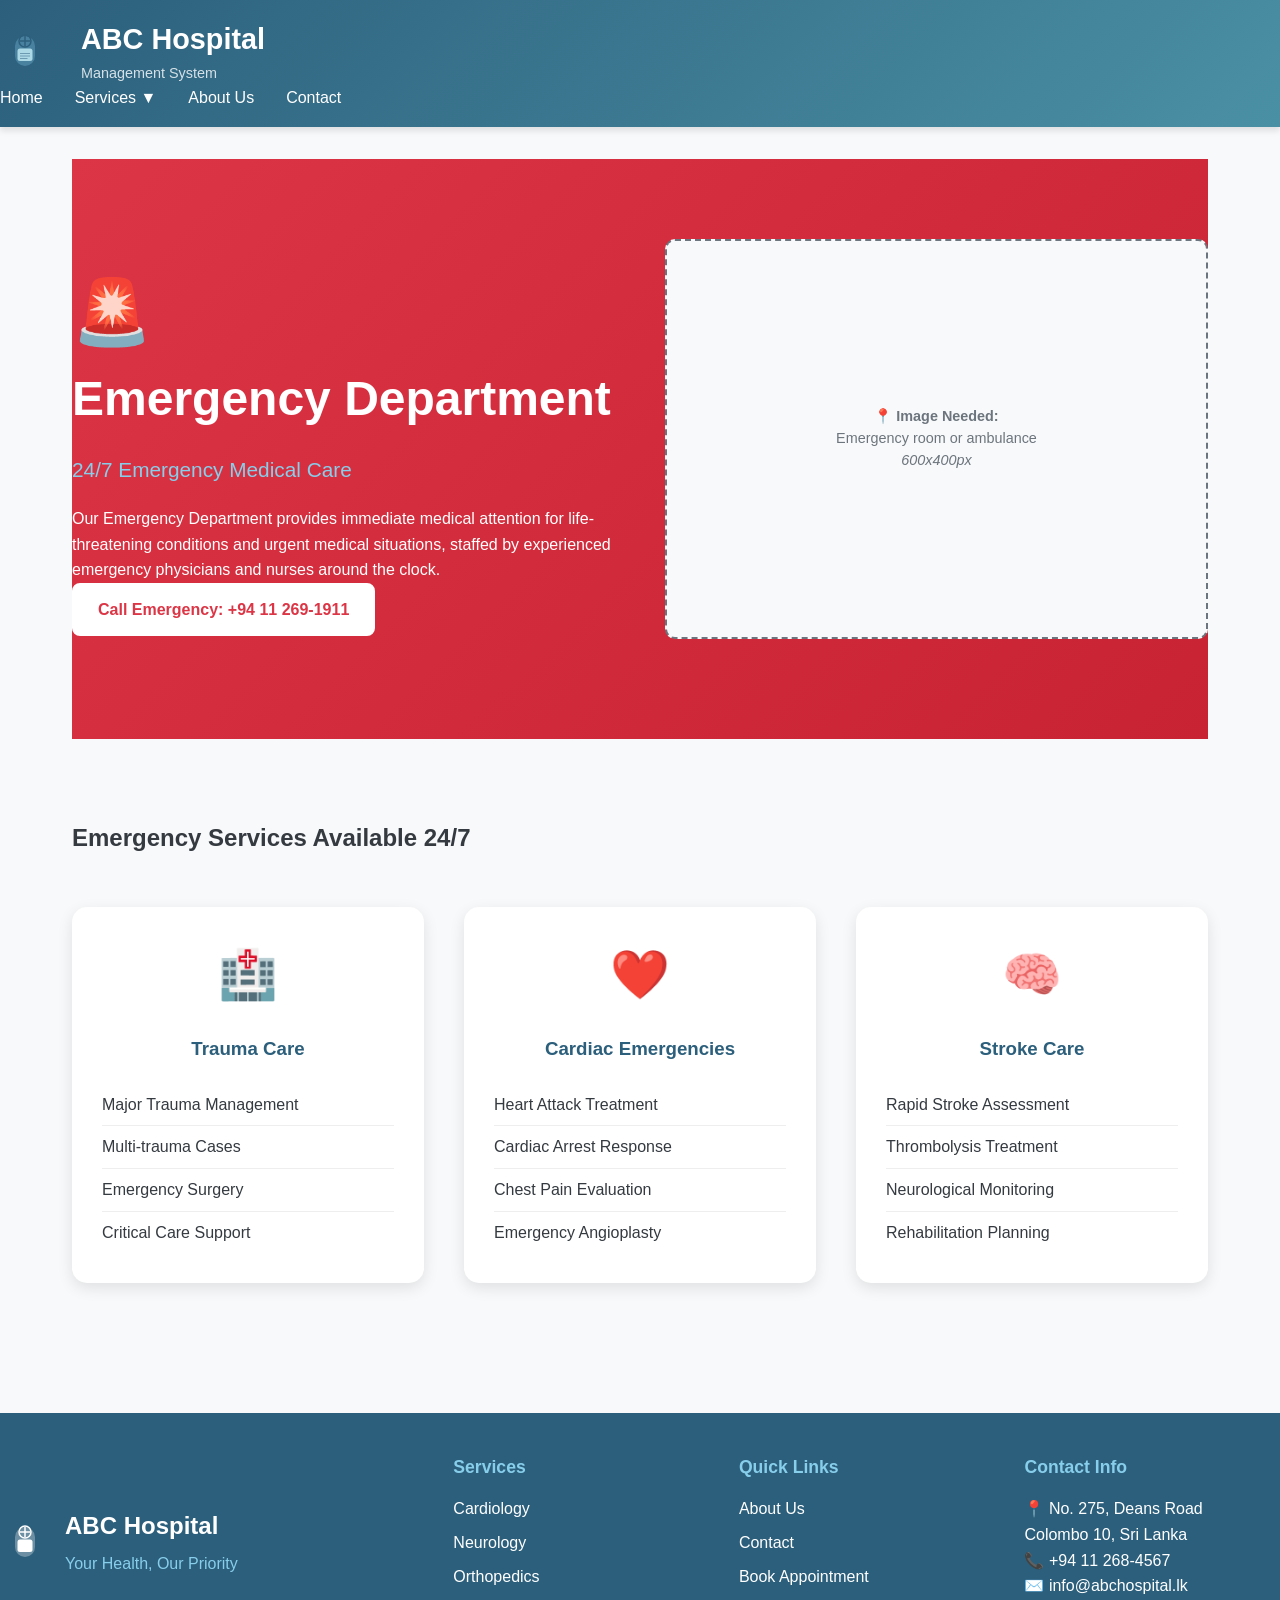
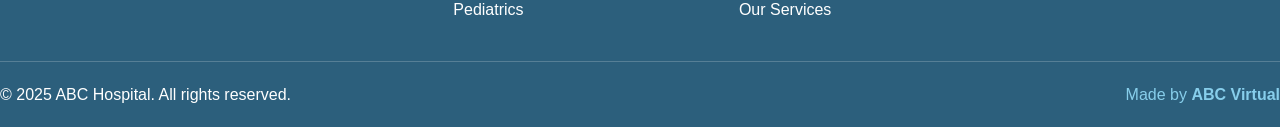
<file: pages/emergency.html>
<!DOCTYPE html>
<html lang="en">
<head>
    <meta charset="UTF-8">
    <meta name="viewport" content="width=device-width, initial-scale=1.0">
    <title>Emergency Care - ABC Hospital</title>
    <link rel="stylesheet" href="../assets/css/main.css">
</head>
<body>
    <!-- Header -->
    <header class="header">
        <div class="container">
            <div class="logo">
                <img src="../assets/images/icons/hospital-logo.svg" alt="ABC Hospital" class="logo-image">
                <div>
                    <h1>ABC Hospital</h1>
                    <p>Management System</p>
                </div>
            </div>
            
            <nav class="nav-menu">
                <a href="../index.html">Home</a>
                <div class="dropdown">
                    <a href="#services" class="dropdown-toggle">Services ▼</a>
                    <div class="dropdown-menu">
                        <a href="cardiology.html">Cardiology</a>
                        <a href="neurology.html">Neurology</a>
                        <a href="orthopedics.html">Orthopedics</a>
                        <a href="pediatrics.html">Pediatrics</a>
                        <a href="emergency.html">Emergency Care</a>
                        <a href="radiology.html">Radiology</a>
                    </div>
                </div>
                <a href="about.html">About Us</a>
                <a href="contact.html">Contact</a>
            </nav>
        </div>
    </header>

    <!-- Main Content -->
    <main class="main-content">
        <!-- Emergency Hero -->
        <section class="service-hero" style="background: linear-gradient(135deg, #dc3545 0%, #c82333 100%);">
            <div class="container">
                <div class="service-hero-content">
                    <div class="service-hero-text">
                        <div class="service-hero-icon" style="color: white; font-size: 4rem;">🚨</div>
                        <h1>Emergency Department</h1>
                        <p class="service-hero-subtitle">24/7 Emergency Medical Care</p>
                        <p>Our Emergency Department provides immediate medical attention for life-threatening conditions and urgent medical situations, staffed by experienced emergency physicians and nurses around the clock.</p>
                        <a href="tel:+94112691911" class="btn" style="background: white; color: #dc3545; border: 2px solid white;">Call Emergency: +94 11 269-1911</a>
                    </div>
                    <div class="service-hero-image">
                        <div class="image-placeholder">
                            <p>📍 <strong>Image Needed:</strong><br>
                            Emergency room or ambulance<br>
                            <em>600x400px</em></p>
                        </div>
                    </div>
                </div>
            </div>
        </section>

        <!-- Emergency Services -->
        <section class="service-details">
            <div class="container">
                <h2>Emergency Services Available 24/7</h2>
                <div class="service-grid">
                    <div class="service-card">
                        <div class="service-card-icon">🏥</div>
                        <h3>Trauma Care</h3>
                        <ul>
                            <li>Major Trauma Management</li>
                            <li>Multi-trauma Cases</li>
                            <li>Emergency Surgery</li>
                            <li>Critical Care Support</li>
                        </ul>
                    </div>
                    
                    <div class="service-card">
                        <div class="service-card-icon">❤️</div>
                        <h3>Cardiac Emergencies</h3>
                        <ul>
                            <li>Heart Attack Treatment</li>
                            <li>Cardiac Arrest Response</li>
                            <li>Chest Pain Evaluation</li>
                            <li>Emergency Angioplasty</li>
                        </ul>
                    </div>
                    
                    <div class="service-card">
                        <div class="service-card-icon">🧠</div>
                        <h3>Stroke Care</h3>
                        <ul>
                            <li>Rapid Stroke Assessment</li>
                            <li>Thrombolysis Treatment</li>
                            <li>Neurological Monitoring</li>
                            <li>Rehabilitation Planning</li>
                        </ul>
                    </div>
                </div>
            </div>
        </section>
    </main>

    <!-- Footer -->
    <footer class="hospital-footer">
        <div class="container">
            <div class="footer-content">
                <div class="footer-logo">
                    <img src="../assets/images/icons/hospital-logo.svg" alt="ABC Hospital" class="footer-logo-img">
                    <div>
                        <h3>ABC Hospital</h3>
                        <p>Your Health, Our Priority</p>
                    </div>
                </div>
                
                <div class="footer-links">
                    <div class="footer-section">
                        <h4>Services</h4>
                        <ul>
                            <li><a href="cardiology.html">Cardiology</a></li>
                            <li><a href="neurology.html">Neurology</a></li>
                            <li><a href="orthopedics.html">Orthopedics</a></li>
                            <li><a href="pediatrics.html">Pediatrics</a></li>
                        </ul>
                    </div>
                    
                    <div class="footer-section">
                        <h4>Quick Links</h4>
                        <ul>
                            <li><a href="about.html">About Us</a></li>
                            <li><a href="contact.html">Contact</a></li>
                            <li><a href="../index.html#appointment">Book Appointment</a></li>
                            <li><a href="../index.html#services">Our Services</a></li>
                        </ul>
                    </div>
                    
                    <div class="footer-section">
                        <h4>Contact Info</h4>
                        <p>📍 No. 275, Deans Road<br>Colombo 10, Sri Lanka</p>
                        <p>📞 +94 11 268-4567</p>
                        <p>✉️ info@abchospital.lk</p>
                    </div>
                </div>
            </div>
            
            <div class="footer-bottom">
                <p>&copy; 2025 ABC Hospital. All rights reserved.</p>
                <p class="footer-credit">Made by <strong>ABC Virtual</strong></p>
            </div>
        </div>
    </footer>

    <script src="../assets/js/main.js"></script>
</body>
</html>
</file>
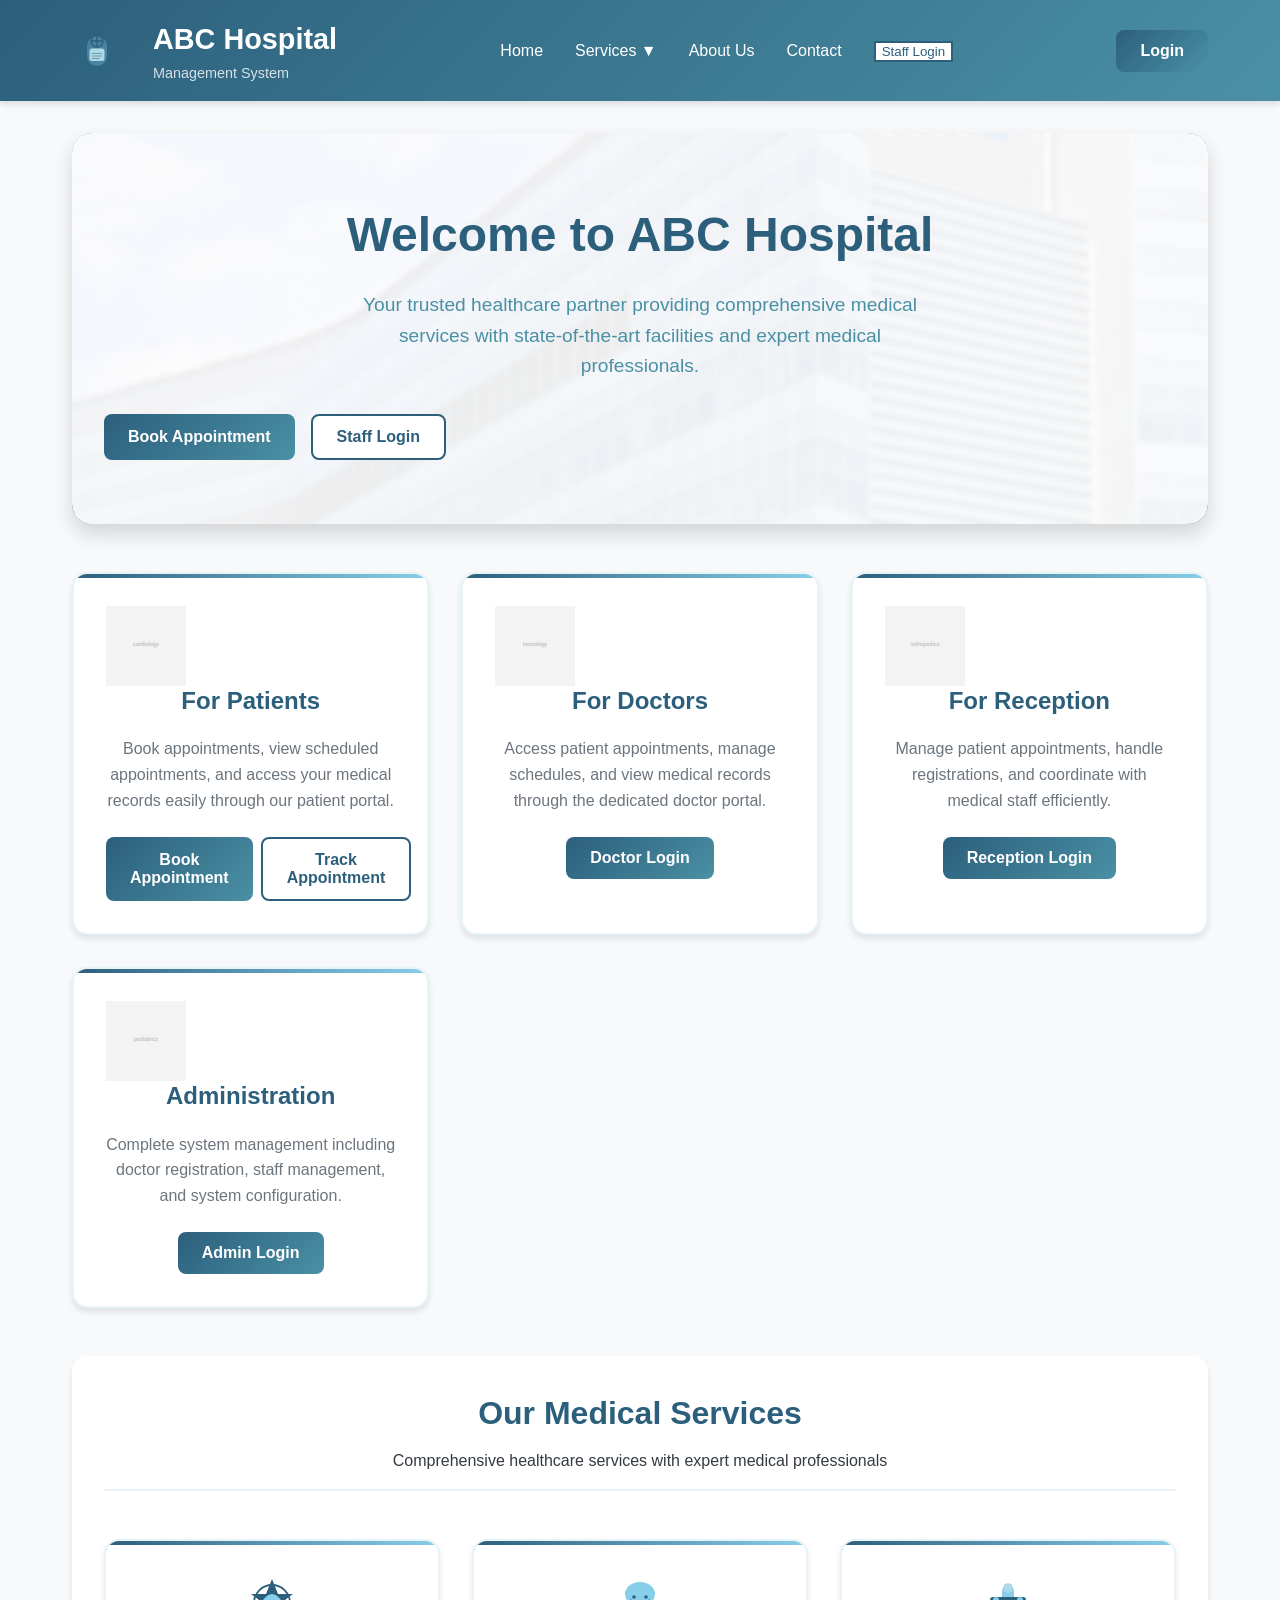
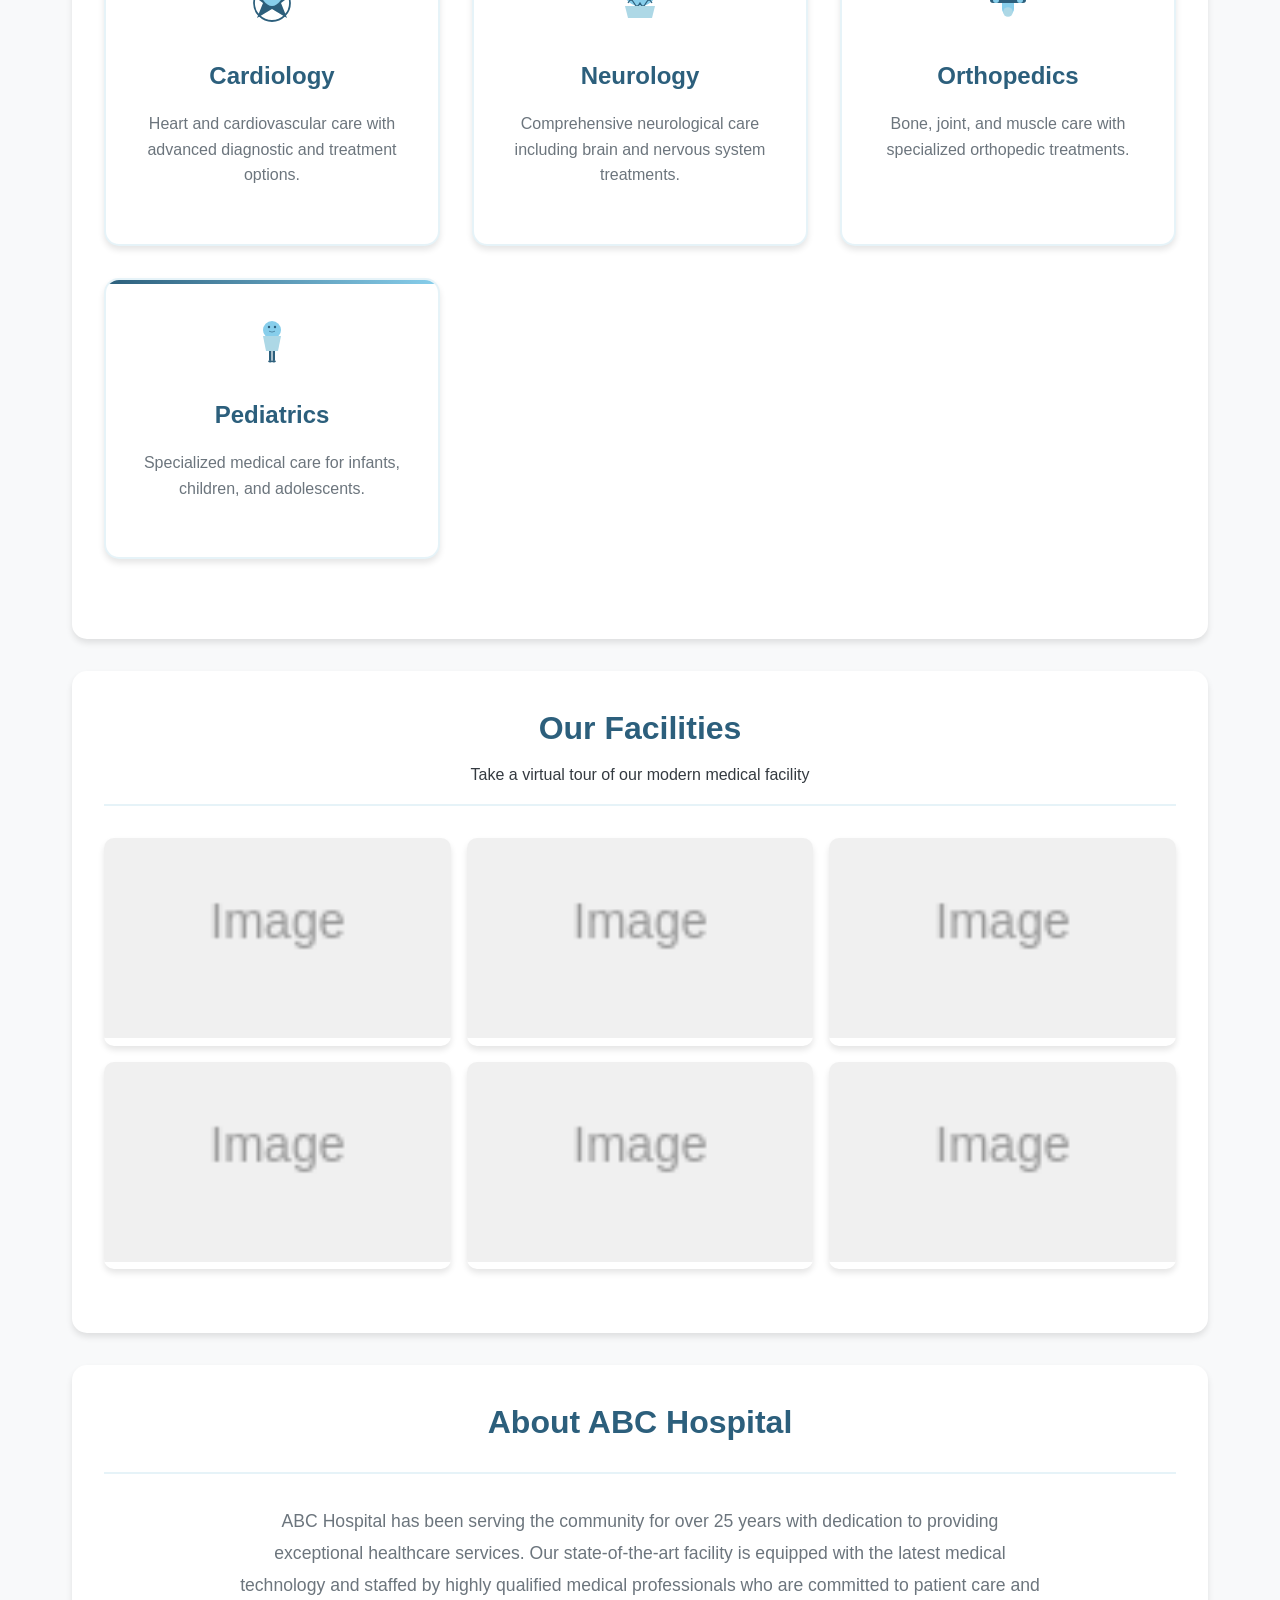
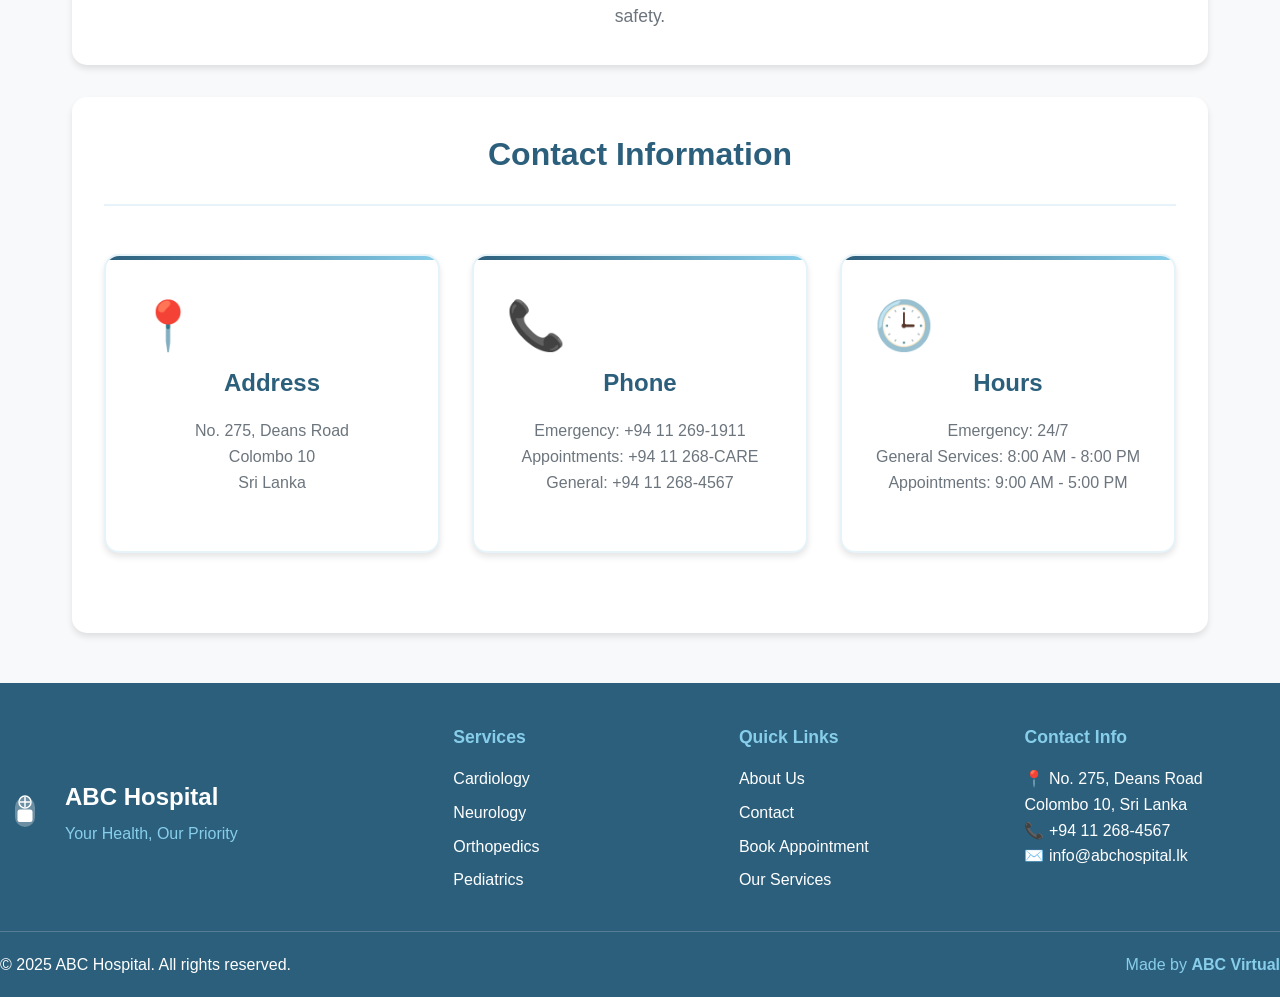
<file: pages/receptionist-dashboard.html>
<!DOCTYPE html>
<html lang="en">
<head>
    <meta charset="UTF-8">
    <meta name="viewport" content="width=device-width, initial-scale=1.0">
    <title>Reception Dashboard - ABC Hospital</title>
    <link rel="stylesheet" href="../assets/css/main.css">
    <link rel="icon" href="data:image/svg+xml,<svg xmlns='http://www.w3.org/2000/svg' viewBox='0 0 24 24' fill='%232c5f7c'><path d='M12 2l3.09 6.26L22 9.27l-5 4.87 1.18 6.88L12 17.77l-6.18 3.25L7 14.14 2 9.27l6.91-1.01L12 2z'/></svg>">
</head>
<body>
    <!-- Header -->
    <header class="header">
        <div class="header-container">
            <div class="logo">
                <div class="logo-icon">🏥</div>
                <div>
                    <h1>ABC Hospital</h1>
                    <p>Reception Portal</p>
                </div>
            </div>
            
            <nav>
                <ul class="nav-menu">
                    <li><a href="#" class="active">Dashboard</a></li>
                    <li><a href="#appointments">Appointments</a></li>
                    <li><a href="#doctors">Doctors</a></li>
                    <li><a href="#patients">Patient Registration</a></li>
                </ul>
            </nav>
            
            <div class="user-info">
                <div class="user-avatar" id="userAvatar">R</div>
                <span class="user-name" id="userName">Receptionist</span>
                <button class="btn btn-secondary" id="logoutBtn">Logout</button>
            </div>
        </div>
    </header>

    <!-- Main Content -->
    <main class="main-content">
        <!-- Reception Profile Section -->
        <section class="welcome-section">
            <div class="welcome-content">
                <h1>Welcome, <span id="receptionistName">Receptionist</span></h1>
                <p>Shift: <span id="receptionistShift">Morning (8:00 AM - 4:00 PM)</span></p>
                <p>Today's Date: <span id="currentDate"></span></p>
            </div>
        </section>

        <!-- Dashboard Overview -->
        <section class="nav-cards">
            <div class="nav-card">
                <div class="nav-card-icon">📅</div>
                <h3>Today's Appointments</h3>
                <p style="font-size: 2rem; font-weight: bold; color: var(--primary-color);" id="todayAppointmentCount">0</p>
                <button class="btn btn-primary" onclick="showSection('appointments')">Manage Appointments</button>
            </div>
            
            <div class="nav-card">
                <div class="nav-card-icon">⏰</div>
                <h3>Pending Appointments</h3>
                <p style="font-size: 2rem; font-weight: bold; color: var(--warning-color);" id="pendingAppointmentCount">0</p>
                <button class="btn btn-warning" onclick="showSection('appointments')">Review Pending</button>
            </div>
            
            <div class="nav-card">
                <div class="nav-card-icon">👩‍⚕️</div>
                <h3>Available Doctors</h3>
                <p style="font-size: 2rem; font-weight: bold; color: var(--success-color);" id="availableDoctorsCount">0</p>
                <button class="btn btn-success" onclick="showSection('doctors')">View Doctors</button>
            </div>
            
            <div class="nav-card">
                <div class="nav-card-icon">📋</div>
                <h3>New Patient Registration</h3>
                <p style="font-size: 2rem; font-weight: bold; color: var(--info-color);" id="newPatientsCount">0</p>
                <button class="btn btn-info" onclick="showSection('patients')">Register Patient</button>
            </div>
        </section>

        <!-- Appointments Section -->
        <section id="appointments" class="form-container">
            <div class="form-header">
                <h2>Appointment Management</h2>
                <div class="d-flex gap-2">
                    <button class="btn btn-primary" onclick="showModal('bookAppointmentModal')">Book New Appointment</button>
                    <select id="statusFilter" class="form-control" style="width: auto;" onchange="filterAppointments()">
                        <option value="">All Status</option>
                        <option value="pending">Pending</option>
                        <option value="confirmed">Confirmed</option>
                        <option value="cancelled">Cancelled</option>
                    </select>
                    <select id="doctorFilter" class="form-control" style="width: auto;" onchange="filterAppointments()">
                        <option value="">All Doctors</option>
                    </select>
                    <input type="date" id="dateFilter" class="form-control" style="width: auto;" onchange="filterAppointments()">
                </div>
            </div>
            
            <div class="table-container">
                <table class="table" id="appointmentsTable">
                    <thead>
                        <tr>
                            <th>Appointment ID</th>
                            <th>Patient Name</th>
                            <th>Doctor</th>
                            <th>Date</th>
                            <th>Time</th>
                            <th>Contact</th>
                            <th>Status</th>
                            <th>Actions</th>
                        </tr>
                    </thead>
                    <tbody id="appointmentsTableBody">
                        <!-- Appointments will be populated here -->
                    </tbody>
                </table>
            </div>
        </section>

        <!-- Doctors Section -->
        <section id="doctors" class="form-container" style="display: none;">
            <div class="form-header">
                <h2>Doctor Information</h2>
                <p>View doctor schedules and availability</p>
            </div>
            
            <div class="table-container">
                <table class="table" id="doctorsTable">
                    <thead>
                        <tr>
                            <th>Photo</th>
                            <th>Doctor Name</th>
                            <th>Specialization</th>
                            <th>Schedule</th>
                            <th>Today's Appointments</th>
                            <th>Available Slots</th>
                            <th>Contact</th>
                        </tr>
                    </thead>
                    <tbody id="doctorsTableBody">
                        <!-- Doctors will be populated here -->
                    </tbody>
                </table>
            </div>
        </section>

        <!-- Patient Registration Section -->
        <section id="patients" class="form-container" style="display: none;">
            <div class="form-header">
                <h2>Patient Registration & Management</h2>
                <button class="btn btn-primary" onclick="showModal('registerPatientModal')">Register New Patient</button>
            </div>
            
            <div class="alert alert-info">
                <strong>Quick Booking:</strong> You can register a new patient and book an appointment simultaneously.
            </div>
            
            <!-- Patient Search -->
            <div class="form-group">
                <label for="patientSearch">Search Existing Patients</label>
                <input type="text" id="patientSearch" class="form-control" placeholder="Search by name, email, or phone..." onkeyup="searchPatients()">
            </div>
            
            <div class="table-container">
                <table class="table" id="patientsTable">
                    <thead>
                        <tr>
                            <th>Patient Name</th>
                            <th>Email</th>
                            <th>Phone</th>
                            <th>Registration Date</th>
                            <th>Last Appointment</th>
                            <th>Total Appointments</th>
                            <th>Actions</th>
                        </tr>
                    </thead>
                    <tbody id="patientsTableBody">
                        <!-- Patients will be populated here -->
                    </tbody>
                </table>
            </div>
        </section>
    </main>

    <!-- Book Appointment Modal -->
    <div id="bookAppointmentModal" class="modal">
        <div class="modal-content">
            <button class="modal-close" onclick="hideModal('bookAppointmentModal')">&times;</button>
            <div class="form-header">
                <h2>Book New Appointment</h2>
                <p>Schedule an appointment for a patient</p>
            </div>
            
            <form id="bookAppointmentForm">
                <div class="form-group">
                    <label for="bookPatientName">Patient Name</label>
                    <input type="text" id="bookPatientName" name="patientName" class="form-control" required>
                </div>
                
                <div class="form-group">
                    <label for="bookPatientEmail">Patient Email</label>
                    <input type="email" id="bookPatientEmail" name="patientEmail" class="form-control" required>
                </div>
                
                <div class="form-group">
                    <label for="bookPatientPhone">Patient Phone</label>
                    <input type="tel" id="bookPatientPhone" name="patientPhone" class="form-control" required>
                </div>
                
                <div class="form-group">
                    <label for="bookDoctorSelect">Doctor</label>
                    <select id="bookDoctorSelect" name="doctorId" class="form-control" required>
                        <option value="">Select Doctor...</option>
                    </select>
                </div>
                
                <div class="form-group">
                    <label for="bookAppointmentDate">Appointment Date</label>
                    <input type="date" id="bookAppointmentDate" name="appointmentDate" class="form-control" required>
                </div>
                
                <div class="form-group">
                    <label for="bookAppointmentTime">Appointment Time</label>
                    <select id="bookAppointmentTime" name="appointmentTime" class="form-control" required>
                        <option value="">Select Time...</option>
                        <option value="09:00">9:00 AM</option>
                        <option value="09:30">9:30 AM</option>
                        <option value="10:00">10:00 AM</option>
                        <option value="10:30">10:30 AM</option>
                        <option value="11:00">11:00 AM</option>
                        <option value="11:30">11:30 AM</option>
                        <option value="14:00">2:00 PM</option>
                        <option value="14:30">2:30 PM</option>
                        <option value="15:00">3:00 PM</option>
                        <option value="15:30">3:30 PM</option>
                        <option value="16:00">4:00 PM</option>
                        <option value="16:30">4:30 PM</option>
                    </select>
                </div>
                
                <div class="form-group">
                    <label for="bookAppointmentReason">Reason for Visit</label>
                    <textarea id="bookAppointmentReason" name="reason" class="form-control" rows="3" required placeholder="Please describe the reason for the visit..."></textarea>
                </div>
                
                <button type="submit" class="btn btn-primary" style="width: 100%;">Book Appointment</button>
            </form>
        </div>
    </div>

    <!-- Register Patient Modal -->
    <div id="registerPatientModal" class="modal">
        <div class="modal-content">
            <button class="modal-close" onclick="hideModal('registerPatientModal')">&times;</button>
            <div class="form-header">
                <h2>Register New Patient</h2>
                <p>Add a new patient to the system</p>
            </div>
            
            <form id="registerPatientForm">
                <div class="form-group">
                    <label for="regPatientName">Full Name</label>
                    <input type="text" id="regPatientName" name="name" class="form-control" required>
                </div>
                
                <div class="form-group">
                    <label for="regPatientEmail">Email</label>
                    <input type="email" id="regPatientEmail" name="email" class="form-control" required>
                </div>
                
                <div class="form-group">
                    <label for="regPatientPhone">Phone</label>
                    <input type="tel" id="regPatientPhone" name="phone" class="form-control" required>
                </div>
                
                <div class="form-group">
                    <label for="regPatientDOB">Date of Birth</label>
                    <input type="date" id="regPatientDOB" name="dateOfBirth" class="form-control" required>
                </div>
                
                <div class="form-group">
                    <label for="regPatientGender">Gender</label>
                    <select id="regPatientGender" name="gender" class="form-control" required>
                        <option value="">Select Gender...</option>
                        <option value="Male">Male</option>
                        <option value="Female">Female</option>
                        <option value="Other">Other</option>
                    </select>
                </div>
                
                <div class="form-group">
                    <label for="regPatientAddress">Address</label>
                    <textarea id="regPatientAddress" name="address" class="form-control" rows="2" required></textarea>
                </div>
                
                <div class="form-group">
                    <label for="regEmergencyContact">Emergency Contact</label>
                    <input type="text" id="regEmergencyContact" name="emergencyContact" class="form-control" placeholder="Name and Phone Number" required>
                </div>
                
                <div class="form-group">
                    <input type="checkbox" id="bookAppointmentCheck" name="bookAppointment">
                    <label for="bookAppointmentCheck">Book appointment immediately after registration</label>
                </div>
                
                <button type="submit" class="btn btn-primary" style="width: 100%;">Register Patient</button>
            </form>
        </div>
    </div>

    <!-- Appointment Details Modal -->
    <div id="appointmentDetailsModal" class="modal">
        <div class="modal-content">
            <button class="modal-close" onclick="hideModal('appointmentDetailsModal')">&times;</button>
            <div class="form-header">
                <h2>Appointment Details</h2>
            </div>
            
            <div id="appointmentDetailsContent">
                <!-- Appointment details will be populated here -->
            </div>
            
            <div class="d-flex gap-2 justify-content-center">
                <button class="btn btn-success" id="confirmAppointmentBtn">Confirm</button>
                <button class="btn btn-warning" id="rescheduleAppointmentBtn">Reschedule</button>
                <button class="btn btn-danger" id="cancelAppointmentBtn">Cancel</button>
                <button class="btn btn-secondary" onclick="hideModal('appointmentDetailsModal')">Close</button>
            </div>
        </div>
    </div>

    <script src="../assets/js/main.js"></script>
    <script src="../assets/js/images.js"></script>
    <script>
        // Check if user is receptionist
        if (!HospitalMS.checkAuth() || !HospitalMS.hasRole('receptionist')) {
            window.location.href = '../index.html';
        }

        let currentSection = 'dashboard';
        let allPatients = JSON.parse(localStorage.getItem('patients')) || [];

        function showSection(sectionName) {
            // Hide all sections except overview cards
            document.querySelectorAll('section[id]').forEach(section => {
                if (!section.classList.contains('nav-cards') && !section.classList.contains('welcome-section')) {
                    section.style.display = 'none';
                }
            });
            
            // Show selected section
            if (sectionName !== 'dashboard') {
                const section = document.getElementById(sectionName);
                if (section) {
                    section.style.display = 'block';
                    currentSection = sectionName;
                }
            }
            
            // Update navigation
            document.querySelectorAll('.nav-menu a').forEach(link => {
                link.classList.remove('active');
            });
            
            const activeLink = document.querySelector(`[href="#${sectionName}"]`) || document.querySelector('.nav-menu a[href="#"]');
            if (activeLink) {
                activeLink.classList.add('active');
            }
        }

        function loadReceptionistProfile() {
            const receptionist = HospitalMS.currentUser;
            
            document.getElementById('receptionistName').textContent = receptionist.name;
            document.getElementById('receptionistShift').textContent = receptionist.shift;
            document.getElementById('currentDate').textContent = new Date().toLocaleDateString('en-US', {
                weekday: 'long',
                year: 'numeric',
                month: 'long',
                day: 'numeric'
            });
        }

        function loadDashboardData() {
            const appointments = HospitalMS.getAppointments();
            const doctors = HospitalMS.doctors.filter(d => d.status === 'active');
            const today = new Date().toISOString().split('T')[0];
            
            const todayAppointments = appointments.filter(apt => apt.appointmentDate === today);
            const pendingAppointments = appointments.filter(apt => apt.status === 'pending');
            
            document.getElementById('todayAppointmentCount').textContent = todayAppointments.length;
            document.getElementById('pendingAppointmentCount').textContent = pendingAppointments.length;
            document.getElementById('availableDoctorsCount').textContent = doctors.length;
            document.getElementById('newPatientsCount').textContent = allPatients.length;
            
            loadAppointmentsTable();
            loadDoctorsTable();
            loadPatientsTable();
            populateFilters();
        }

        function loadAppointmentsTable() {
            const tbody = document.getElementById('appointmentsTableBody');
            const appointments = HospitalMS.getAppointments();
            
            tbody.innerHTML = '';
            
            appointments.forEach(appointment => {
                const doctor = HospitalMS.doctors.find(d => d.id === appointment.doctorId);
                const row = document.createElement('tr');
                row.innerHTML = `
                    <td>${appointment.id}</td>
                    <td>${appointment.patientName}</td>
                    <td>${doctor ? doctor.name : 'Unknown'}</td>
                    <td>${HospitalMS.formatDate(appointment.appointmentDate)}</td>
                    <td>${appointment.appointmentTime}</td>
                    <td>
                        <div style="font-size: 0.9rem;">
                            📧 ${appointment.patientEmail}<br>
                            📞 ${appointment.patientPhone}
                        </div>
                    </td>
                    <td><span class="status-badge status-${appointment.status}">${appointment.status}</span></td>
                    <td>
                        <button class="btn btn-info" onclick="viewAppointmentDetails('${appointment.id}')">View</button>
                        ${appointment.status === 'pending' ? 
                            `<button class="btn btn-success" onclick="confirmAppointment('${appointment.id}')">Confirm</button>` : ''
                        }
                    </td>
                `;
                tbody.appendChild(row);
            });
        }

        function loadDoctorsTable() {
            const tbody = document.getElementById('doctorsTableBody');
            const doctors = HospitalMS.doctors.filter(d => d.status === 'active');
            const appointments = HospitalMS.getAppointments();
            const today = new Date().toISOString().split('T')[0];
            
            tbody.innerHTML = '';
            
            doctors.forEach(doctor => {
                const todayAppointments = appointments.filter(apt => 
                    apt.doctorId === doctor.id && apt.appointmentDate === today
                );
                
                const bookedTimes = todayAppointments.map(apt => apt.appointmentTime);
                const allTimeSlots = ['09:00', '09:30', '10:00', '10:30', '11:00', '11:30', '14:00', '14:30', '15:00', '15:30', '16:00', '16:30'];
                const availableSlots = allTimeSlots.filter(time => !bookedTimes.includes(time));
                
                const row = document.createElement('tr');
                
                // Create photo cell
                const photoCell = document.createElement('td');
                if (window.ImageHelpers) {
                    window.ImageHelpers.addDoctorAvatar(doctor.id, photoCell);
                }
                row.appendChild(photoCell);
                
                // Add other cells
                row.innerHTML += `
                    <td>${doctor.name}</td>
                    <td>${doctor.specialization}</td>
                    <td>${doctor.schedule}</td>
                    <td>${todayAppointments.length}</td>
                    <td>
                        <div style="font-size: 0.8rem;">
                            ${availableSlots.length > 0 ? 
                                availableSlots.slice(0, 3).map(time => `<span class="status-badge status-confirmed">${time}</span>`).join(' ') + 
                                (availableSlots.length > 3 ? ` +${availableSlots.length - 3} more` : '') :
                                '<em>No slots</em>'
                            }
                        </div>
                    </td>
                    <td>
                        <div style="font-size: 0.9rem;">
                            📧 ${doctor.email}<br>
                            📞 ${doctor.phone}
                        </div>
                    </td>
                `;
                tbody.appendChild(row);
            });
        }

        function loadPatientsTable() {
            const tbody = document.getElementById('patientsTableBody');
            const appointments = HospitalMS.getAppointments();
            
            // Get unique patients from appointments
            const patientsMap = new Map();
            
            appointments.forEach(appointment => {
                const patientKey = appointment.patientEmail;
                if (!patientsMap.has(patientKey)) {
                    patientsMap.set(patientKey, {
                        name: appointment.patientName,
                        email: appointment.patientEmail,
                        phone: appointment.patientPhone,
                        registrationDate: appointment.bookedDate,
                        appointments: [],
                        lastAppointment: null
                    });
                }
                
                const patient = patientsMap.get(patientKey);
                patient.appointments.push(appointment);
                
                if (!patient.lastAppointment || 
                    new Date(appointment.appointmentDate) > new Date(patient.lastAppointment)) {
                    patient.lastAppointment = appointment.appointmentDate;
                }
            });
            
            // Add registered patients
            allPatients.forEach(patient => {
                if (!patientsMap.has(patient.email)) {
                    patientsMap.set(patient.email, {
                        ...patient,
                        appointments: [],
                        lastAppointment: null
                    });
                }
            });
            
            tbody.innerHTML = '';
            
            patientsMap.forEach(patient => {
                const row = document.createElement('tr');
                row.innerHTML = `
                    <td>${patient.name}</td>
                    <td>${patient.email}</td>
                    <td>${patient.phone}</td>
                    <td>${HospitalMS.formatDate(patient.registrationDate || new Date().toISOString())}</td>
                    <td>${patient.lastAppointment ? HospitalMS.formatDate(patient.lastAppointment) : 'N/A'}</td>
                    <td>${patient.appointments.length}</td>
                    <td>
                        <button class="btn btn-primary" onclick="bookForPatient('${patient.name}', '${patient.email}', '${patient.phone}')">Book Appointment</button>
                        <button class="btn btn-info" onclick="viewPatientHistory('${patient.email}')">View History</button>
                    </td>
                `;
                tbody.appendChild(row);
            });
        }

        function populateFilters() {
            const doctorFilter = document.getElementById('doctorFilter');
            const bookDoctorSelect = document.getElementById('bookDoctorSelect');
            const doctors = HospitalMS.doctors.filter(d => d.status === 'active');
            
            // Populate filter dropdown
            doctorFilter.innerHTML = '<option value="">All Doctors</option>';
            doctors.forEach(doctor => {
                const option = document.createElement('option');
                option.value = doctor.id;
                option.textContent = doctor.name;
                doctorFilter.appendChild(option);
            });
            
            // Populate booking dropdown
            bookDoctorSelect.innerHTML = '<option value="">Select Doctor...</option>';
            doctors.forEach(doctor => {
                const option = document.createElement('option');
                option.value = doctor.id;
                option.textContent = `${doctor.name} - ${doctor.specialization}`;
                bookDoctorSelect.appendChild(option);
            });
        }

        function filterAppointments() {
            const statusFilter = document.getElementById('statusFilter').value;
            const doctorFilter = document.getElementById('doctorFilter').value;
            const dateFilter = document.getElementById('dateFilter').value;
            
            const filter = {};
            if (statusFilter) filter.status = statusFilter;
            if (doctorFilter) filter.doctorId = doctorFilter;
            if (dateFilter) filter.date = dateFilter;
            
            const appointments = HospitalMS.getAppointments(filter);
            const tbody = document.getElementById('appointmentsTableBody');
            
            tbody.innerHTML = '';
            
            appointments.forEach(appointment => {
                const doctor = HospitalMS.doctors.find(d => d.id === appointment.doctorId);
                const row = document.createElement('tr');
                row.innerHTML = `
                    <td>${appointment.id}</td>
                    <td>${appointment.patientName}</td>
                    <td>${doctor ? doctor.name : 'Unknown'}</td>
                    <td>${HospitalMS.formatDate(appointment.appointmentDate)}</td>
                    <td>${appointment.appointmentTime}</td>
                    <td>
                        <div style="font-size: 0.9rem;">
                            📧 ${appointment.patientEmail}<br>
                            📞 ${appointment.patientPhone}
                        </div>
                    </td>
                    <td><span class="status-badge status-${appointment.status}">${appointment.status}</span></td>
                    <td>
                        <button class="btn btn-info" onclick="viewAppointmentDetails('${appointment.id}')">View</button>
                        ${appointment.status === 'pending' ? 
                            `<button class="btn btn-success" onclick="confirmAppointment('${appointment.id}')">Confirm</button>` : ''
                        }
                    </td>
                `;
                tbody.appendChild(row);
            });
        }

        function searchPatients() {
            const searchTerm = document.getElementById('patientSearch').value.toLowerCase();
            const tbody = document.getElementById('patientsTableBody');
            const rows = tbody.querySelectorAll('tr');
            
            rows.forEach(row => {
                const cells = row.querySelectorAll('td');
                const name = cells[0].textContent.toLowerCase();
                const email = cells[1].textContent.toLowerCase();
                const phone = cells[2].textContent.toLowerCase();
                
                if (name.includes(searchTerm) || email.includes(searchTerm) || phone.includes(searchTerm)) {
                    row.style.display = '';
                } else {
                    row.style.display = 'none';
                }
            });
        }

        function viewAppointmentDetails(appointmentId) {
            const appointment = HospitalMS.appointments.find(apt => apt.id === appointmentId);
            if (!appointment) return;
            
            const doctor = HospitalMS.doctors.find(d => d.id === appointment.doctorId);
            
            const detailsContent = document.getElementById('appointmentDetailsContent');
            detailsContent.innerHTML = `
                <div style="text-align: left;">
                    <p><strong>Appointment ID:</strong> ${appointment.id}</p>
                    <p><strong>Patient Name:</strong> ${appointment.patientName}</p>
                    <p><strong>Patient Email:</strong> ${appointment.patientEmail}</p>
                    <p><strong>Patient Phone:</strong> ${appointment.patientPhone}</p>
                    <p><strong>Doctor:</strong> ${doctor ? doctor.name : 'Unknown'}</p>
                    <p><strong>Specialization:</strong> ${doctor ? doctor.specialization : 'N/A'}</p>
                    <p><strong>Date:</strong> ${HospitalMS.formatDate(appointment.appointmentDate)}</p>
                    <p><strong>Time:</strong> ${appointment.appointmentTime}</p>
                    <p><strong>Status:</strong> <span class="status-badge status-${appointment.status}">${appointment.status}</span></p>
                    <p><strong>Reason:</strong> ${appointment.reason}</p>
                    <p><strong>Booked Date:</strong> ${HospitalMS.formatDateTime(appointment.bookedDate)}</p>
                    <p><strong>Booked By:</strong> ${appointment.bookedBy}</p>
                </div>
            `;
            
            // Set up action buttons
            const confirmBtn = document.getElementById('confirmAppointmentBtn');
            const rescheduleBtn = document.getElementById('rescheduleAppointmentBtn');
            const cancelBtn = document.getElementById('cancelAppointmentBtn');
            
            confirmBtn.onclick = () => confirmAppointment(appointmentId);
            cancelBtn.onclick = () => cancelAppointment(appointmentId);
            
            confirmBtn.style.display = appointment.status === 'pending' ? 'inline-block' : 'none';
            rescheduleBtn.style.display = appointment.status !== 'cancelled' ? 'inline-block' : 'none';
            cancelBtn.style.display = appointment.status !== 'cancelled' ? 'inline-block' : 'none';
            
            HospitalMS.showModal('appointmentDetailsModal');
        }

        function confirmAppointment(appointmentId) {
            const result = HospitalMS.updateAppointmentStatus(appointmentId, 'confirmed');
            if (result.success) {
                HospitalMS.showAlert('Appointment confirmed successfully', 'success');
                loadDashboardData();
                HospitalMS.hideModal('appointmentDetailsModal');
            } else {
                HospitalMS.showAlert(result.message, 'danger');
            }
        }

        function cancelAppointment(appointmentId) {
            if (confirm('Are you sure you want to cancel this appointment?')) {
                const result = HospitalMS.updateAppointmentStatus(appointmentId, 'cancelled');
                if (result.success) {
                    HospitalMS.showAlert('Appointment cancelled successfully', 'warning');
                    loadDashboardData();
                    HospitalMS.hideModal('appointmentDetailsModal');
                } else {
                    HospitalMS.showAlert(result.message, 'danger');
                }
            }
        }

        function bookForPatient(name, email, phone) {
            document.getElementById('bookPatientName').value = name;
            document.getElementById('bookPatientEmail').value = email;
            document.getElementById('bookPatientPhone').value = phone;
            
            // Set minimum date to today
            const today = new Date().toISOString().split('T')[0];
            document.getElementById('bookAppointmentDate').min = today;
            
            HospitalMS.showModal('bookAppointmentModal');
        }

        function registerPatient(patientData) {
            try {
                const newPatient = {
                    id: HospitalMS.generateId('PAT'),
                    ...patientData,
                    registrationDate: new Date().toISOString(),
                    registeredBy: HospitalMS.currentUser.name
                };
                
                allPatients.push(newPatient);
                localStorage.setItem('patients', JSON.stringify(allPatients));
                return { success: true, patient: newPatient };
            } catch (error) {
                return { success: false, message: 'Failed to register patient' };
            }
        }

        // Form submissions
        document.getElementById('bookAppointmentForm').addEventListener('submit', function(e) {
            e.preventDefault();
            
            const formData = new FormData(e.target);
            const appointmentData = {
                patientName: formData.get('patientName'),
                patientEmail: formData.get('patientEmail'),
                patientPhone: formData.get('patientPhone'),
                doctorId: formData.get('doctorId'),
                appointmentDate: formData.get('appointmentDate'),
                appointmentTime: formData.get('appointmentTime'),
                reason: formData.get('reason')
            };
            
            const result = HospitalMS.bookAppointment(appointmentData);
            
            if (result.success) {
                HospitalMS.hideModal('bookAppointmentModal');
                HospitalMS.showAlert('Appointment booked successfully', 'success');
                e.target.reset();
                loadDashboardData();
            } else {
                HospitalMS.showAlert(result.message, 'danger');
            }
        });

        document.getElementById('registerPatientForm').addEventListener('submit', function(e) {
            e.preventDefault();
            
            const formData = new FormData(e.target);
            const patientData = {
                name: formData.get('name'),
                email: formData.get('email'),
                phone: formData.get('phone'),
                dateOfBirth: formData.get('dateOfBirth'),
                gender: formData.get('gender'),
                address: formData.get('address'),
                emergencyContact: formData.get('emergencyContact')
            };
            
            const result = registerPatient(patientData);
            
            if (result.success) {
                HospitalMS.hideModal('registerPatientModal');
                HospitalMS.showAlert('Patient registered successfully', 'success');
                
                // Check if should book appointment immediately
                if (document.getElementById('bookAppointmentCheck').checked) {
                    setTimeout(() => {
                        bookForPatient(patientData.name, patientData.email, patientData.phone);
                    }, 500);
                }
                
                e.target.reset();
                loadDashboardData();
            } else {
                HospitalMS.showAlert(result.message, 'danger');
            }
        });

        // Initialize dashboard
        document.addEventListener('DOMContentLoaded', function() {
            HospitalMS.updateUserDisplay();
            loadReceptionistProfile();
            loadDashboardData();
            
            // Set minimum date for booking
            const today = new Date().toISOString().split('T')[0];
            document.getElementById('bookAppointmentDate').min = today;
        });

        // Navigation links
        document.querySelectorAll('.nav-menu a').forEach(link => {
            link.addEventListener('click', function(e) {
                e.preventDefault();
                const href = this.getAttribute('href');
                if (href.startsWith('#')) {
                    showSection(href.substring(1));
                } else {
                    showSection('dashboard');
                }
            });
        });
    </script>
</body>
</html>
</file>
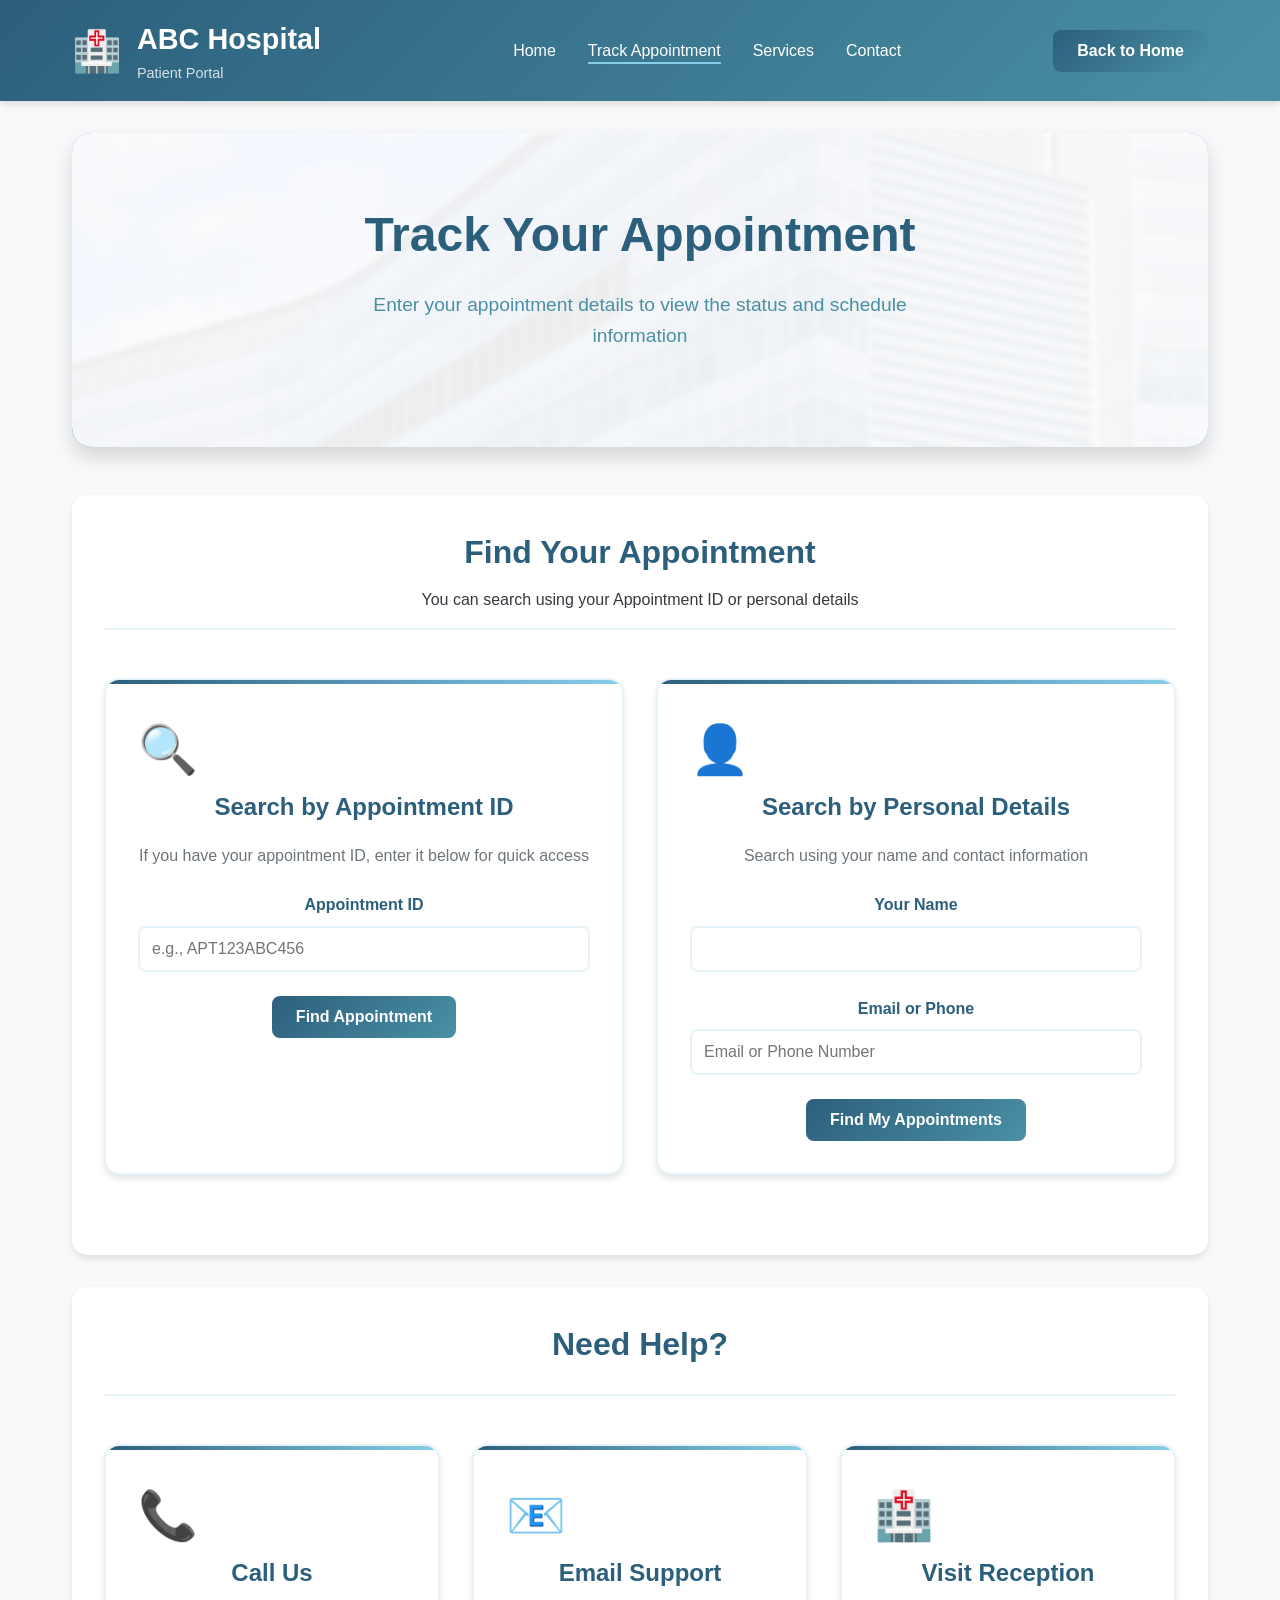
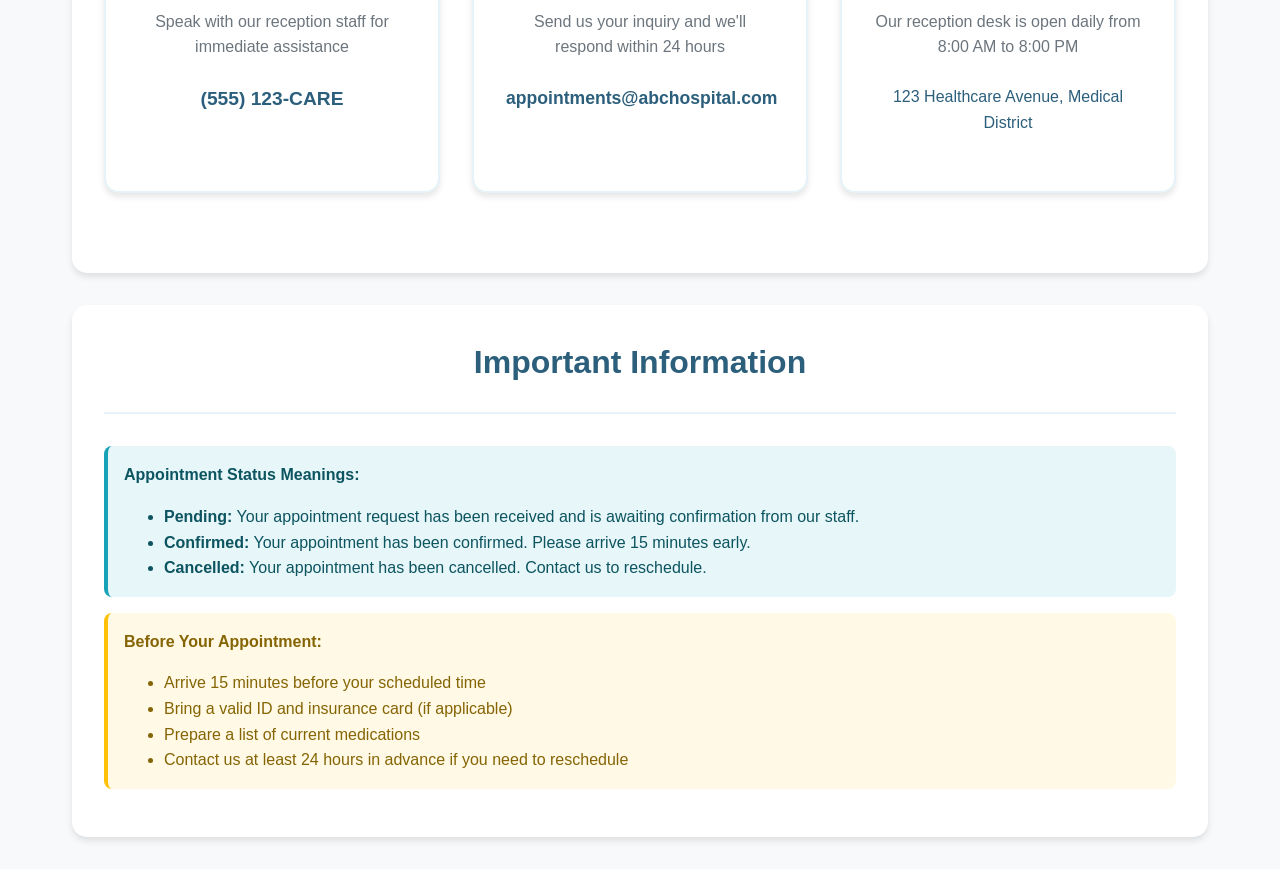
<file: pages/track-appointment.html>
<!DOCTYPE html>
<html lang="en">
<head>
    <meta charset="UTF-8">
    <meta name="viewport" content="width=device-width, initial-scale=1.0">
    <title>Track Your Appointment - ABC Hospital</title>
    <link rel="stylesheet" href="../assets/css/main.css">
    <link rel="icon" href="data:image/svg+xml,<svg xmlns='http://www.w3.org/2000/svg' viewBox='0 0 24 24' fill='%232c5f7c'><path d='M12 2l3.09 6.26L22 9.27l-5 4.87 1.18 6.88L12 17.77l-6.18 3.25L7 14.14 2 9.27l6.91-1.01L12 2z'/></svg>">
</head>
<body>
    <!-- Header -->
    <header class="header">
        <div class="header-container">
            <div class="logo">
                <div class="logo-icon">🏥</div>
                <div>
                    <h1>ABC Hospital</h1>
                    <p>Patient Portal</p>
                </div>
            </div>
            
            <nav>
                <ul class="nav-menu">
                    <li><a href="../index.html">Home</a></li>
                    <li><a href="#" class="active">Track Appointment</a></li>
                    <li><a href="../index.html#services">Services</a></li>
                    <li><a href="../index.html#contact">Contact</a></li>
                </ul>
            </nav>
            
            <div class="user-info">
                <button class="btn btn-primary" onclick="window.location.href='../index.html'">Back to Home</button>
            </div>
        </div>
    </header>

    <!-- Main Content -->
    <main class="main-content">
        <!-- Welcome Section -->
        <section class="welcome-section">
            <div class="welcome-content">
                <h1>Track Your Appointment</h1>
                <p>Enter your appointment details to view the status and schedule information</p>
            </div>
        </section>

        <!-- Search Section -->
        <section class="form-container">
            <div class="form-header">
                <h2>Find Your Appointment</h2>
                <p>You can search using your Appointment ID or personal details</p>
            </div>
            
            <div class="nav-cards">
                <div class="nav-card">
                    <div class="nav-card-icon">🔍</div>
                    <h3>Search by Appointment ID</h3>
                    <p>If you have your appointment ID, enter it below for quick access</p>
                    
                    <form id="searchByIdForm">
                        <div class="form-group">
                            <label for="appointmentId">Appointment ID</label>
                            <input type="text" id="appointmentId" name="appointmentId" class="form-control" placeholder="e.g., APT123ABC456" required>
                        </div>
                        <button type="submit" class="btn btn-primary">Find Appointment</button>
                    </form>
                </div>
                
                <div class="nav-card">
                    <div class="nav-card-icon">👤</div>
                    <h3>Search by Personal Details</h3>
                    <p>Search using your name and contact information</p>
                    
                    <form id="searchByDetailsForm">
                        <div class="form-group">
                            <label for="patientName">Your Name</label>
                            <input type="text" id="patientName" name="patientName" class="form-control" required>
                        </div>
                        
                        <div class="form-group">
                            <label for="patientEmail">Email or Phone</label>
                            <input type="text" id="patientEmail" name="patientEmail" class="form-control" placeholder="Email or Phone Number" required>
                        </div>
                        
                        <button type="submit" class="btn btn-primary">Find My Appointments</button>
                    </form>
                </div>
            </div>
        </section>

        <!-- Results Section -->
        <section id="resultsSection" class="form-container" style="display: none;">
            <div class="form-header">
                <h2>Your Appointments</h2>
                <button class="btn btn-secondary" onclick="clearResults()">Search Again</button>
            </div>
            
            <div id="appointmentResults">
                <!-- Results will be populated here -->
            </div>
        </section>

        <!-- Appointment Details Modal -->
        <div id="appointmentModal" class="modal">
            <div class="modal-content">
                <button class="modal-close" onclick="hideModal('appointmentModal')">&times;</button>
                <div class="form-header">
                    <h2>Appointment Details</h2>
                </div>
                
                <div id="appointmentModalContent">
                    <!-- Appointment details will be populated here -->
                </div>
                
                <div class="text-center">
                    <button class="btn btn-secondary" onclick="hideModal('appointmentModal')">Close</button>
                </div>
            </div>
        </div>

        <!-- Help Section -->
        <section class="form-container">
            <div class="form-header">
                <h2>Need Help?</h2>
            </div>
            
            <div class="nav-cards">
                <div class="nav-card">
                    <div class="nav-card-icon">📞</div>
                    <h3>Call Us</h3>
                    <p>Speak with our reception staff for immediate assistance</p>
                    <p style="font-size: 1.2rem; font-weight: bold; color: var(--primary-color);">(555) 123-CARE</p>
                </div>
                
                <div class="nav-card">
                    <div class="nav-card-icon">📧</div>
                    <h3>Email Support</h3>
                    <p>Send us your inquiry and we'll respond within 24 hours</p>
                    <p style="font-size: 1.1rem; font-weight: bold; color: var(--primary-color);">appointments@abchospital.com</p>
                </div>
                
                <div class="nav-card">
                    <div class="nav-card-icon">🏥</div>
                    <h3>Visit Reception</h3>
                    <p>Our reception desk is open daily from 8:00 AM to 8:00 PM</p>
                    <p style="font-size: 1rem; color: var(--primary-color);">123 Healthcare Avenue, Medical District</p>
                </div>
            </div>
        </section>

        <!-- Information Section -->
        <section class="form-container">
            <div class="form-header">
                <h2>Important Information</h2>
            </div>
            
            <div class="alert alert-info">
                <h4>Appointment Status Meanings:</h4>
                <ul style="text-align: left; margin-top: 1rem;">
                    <li><strong>Pending:</strong> Your appointment request has been received and is awaiting confirmation from our staff.</li>
                    <li><strong>Confirmed:</strong> Your appointment has been confirmed. Please arrive 15 minutes early.</li>
                    <li><strong>Cancelled:</strong> Your appointment has been cancelled. Contact us to reschedule.</li>
                </ul>
            </div>
            
            <div class="alert alert-warning">
                <h4>Before Your Appointment:</h4>
                <ul style="text-align: left; margin-top: 1rem;">
                    <li>Arrive 15 minutes before your scheduled time</li>
                    <li>Bring a valid ID and insurance card (if applicable)</li>
                    <li>Prepare a list of current medications</li>
                    <li>Contact us at least 24 hours in advance if you need to reschedule</li>
                </ul>
            </div>
        </section>
    </main>

    <script src="../assets/js/main.js"></script>
    <script>
        function clearResults() {
            document.getElementById('resultsSection').style.display = 'none';
            document.getElementById('appointmentResults').innerHTML = '';
            
            // Clear forms
            document.getElementById('searchByIdForm').reset();
            document.getElementById('searchByDetailsForm').reset();
        }

        function displayAppointments(appointments) {
            const resultsDiv = document.getElementById('appointmentResults');
            
            if (appointments.length === 0) {
                resultsDiv.innerHTML = `
                    <div class="alert alert-warning">
                        <h4>No Appointments Found</h4>
                        <p>We couldn't find any appointments matching your search criteria. Please check your details and try again, or contact our reception for assistance.</p>
                    </div>
                `;
            } else {
                let html = '';
                
                appointments.forEach(appointment => {
                    const doctor = HospitalMS.doctors.find(d => d.id === appointment.doctorId);
                    const statusColor = appointment.status === 'confirmed' ? 'success' : 
                                      appointment.status === 'pending' ? 'warning' : 'danger';
                    
                    html += `
                        <div class="nav-card">
                            <div class="d-flex justify-content-between align-items-center mb-2">
                                <h3>Appointment ${appointment.id}</h3>
                                <span class="status-badge status-${appointment.status}">${appointment.status.toUpperCase()}</span>
                            </div>
                            
                            <div style="text-align: left;">
                                <p><strong>Patient:</strong> ${appointment.patientName}</p>
                                <p><strong>Doctor:</strong> ${doctor ? doctor.name : 'Unknown'}</p>
                                <p><strong>Specialization:</strong> ${doctor ? doctor.specialization : 'N/A'}</p>
                                <p><strong>Date:</strong> ${HospitalMS.formatDate(appointment.appointmentDate)}</p>
                                <p><strong>Time:</strong> ${appointment.appointmentTime}</p>
                                <p><strong>Booked:</strong> ${HospitalMS.formatDateTime(appointment.bookedDate)}</p>
                            </div>
                            
                            <div class="d-flex gap-2 justify-content-center mt-3">
                                <button class="btn btn-primary" onclick="viewFullDetails('${appointment.id}')">View Full Details</button>
                                ${appointment.status === 'confirmed' ? 
                                    '<button class="btn btn-info" onclick="printAppointment(\'' + appointment.id + '\')">Print Details</button>' : ''
                                }
                            </div>
                        </div>
                    `;
                });
                
                resultsDiv.innerHTML = html;
            }
            
            document.getElementById('resultsSection').style.display = 'block';
            document.getElementById('resultsSection').scrollIntoView({ behavior: 'smooth' });
        }

        function viewFullDetails(appointmentId) {
            const appointment = HospitalMS.appointments.find(apt => apt.id === appointmentId);
            if (!appointment) return;
            
            const doctor = HospitalMS.doctors.find(d => d.id === appointment.doctorId);
            
            const modalContent = document.getElementById('appointmentModalContent');
            modalContent.innerHTML = `
                <div style="text-align: left;">
                    <div class="alert alert-info">
                        <strong>Appointment ID:</strong> ${appointment.id}
                    </div>
                    
                    <h4>Patient Information</h4>
                    <p><strong>Name:</strong> ${appointment.patientName}</p>
                    <p><strong>Email:</strong> ${appointment.patientEmail}</p>
                    <p><strong>Phone:</strong> ${appointment.patientPhone}</p>
                    
                    <h4>Doctor Information</h4>
                    <p><strong>Doctor:</strong> ${doctor ? doctor.name : 'Unknown'}</p>
                    <p><strong>Specialization:</strong> ${doctor ? doctor.specialization : 'N/A'}</p>
                    ${doctor ? `<p><strong>Schedule:</strong> ${doctor.schedule}</p>` : ''}
                    
                    <h4>Appointment Details</h4>
                    <p><strong>Date:</strong> ${HospitalMS.formatDate(appointment.appointmentDate)}</p>
                    <p><strong>Time:</strong> ${appointment.appointmentTime}</p>
                    <p><strong>Status:</strong> <span class="status-badge status-${appointment.status}">${appointment.status.toUpperCase()}</span></p>
                    <p><strong>Reason for Visit:</strong> ${appointment.reason}</p>
                    
                    <h4>Booking Information</h4>
                    <p><strong>Booked Date:</strong> ${HospitalMS.formatDateTime(appointment.bookedDate)}</p>
                    <p><strong>Booked By:</strong> ${appointment.bookedBy}</p>
                    ${appointment.lastUpdated ? `<p><strong>Last Updated:</strong> ${HospitalMS.formatDateTime(appointment.lastUpdated)}</p>` : ''}
                    ${appointment.updatedBy ? `<p><strong>Updated By:</strong> ${appointment.updatedBy}</p>` : ''}
                    
                    ${appointment.status === 'confirmed' ? `
                        <div class="alert alert-success">
                            <h5>Your appointment is confirmed!</h5>
                            <p>Please arrive 15 minutes before your scheduled time. Bring a valid ID and any relevant medical documents.</p>
                        </div>
                    ` : appointment.status === 'pending' ? `
                        <div class="alert alert-warning">
                            <h5>Your appointment is pending confirmation</h5>
                            <p>Our staff will contact you soon to confirm the appointment details. You can also call us at (555) 123-CARE for immediate confirmation.</p>
                        </div>
                    ` : `
                        <div class="alert alert-danger">
                            <h5>This appointment has been cancelled</h5>
                            <p>Please contact our reception at (555) 123-CARE to reschedule your appointment.</p>
                        </div>
                    `}
                </div>
            `;
            
            HospitalMS.showModal('appointmentModal');
        }

        function printAppointment(appointmentId) {
            const appointment = HospitalMS.appointments.find(apt => apt.id === appointmentId);
            if (!appointment) return;
            
            const doctor = HospitalMS.doctors.find(d => d.id === appointment.doctorId);
            
            const printWindow = window.open('', '_blank');
            printWindow.document.write(`
                <!DOCTYPE html>
                <html>
                <head>
                    <title>Appointment Details - ${appointment.id}</title>
                    <style>
                        body { font-family: Arial, sans-serif; margin: 20px; }
                        .header { text-align: center; border-bottom: 2px solid #2c5f7c; padding-bottom: 20px; margin-bottom: 20px; }
                        .logo { font-size: 24px; color: #2c5f7c; font-weight: bold; }
                        .appointment-id { background: #e3f2fd; padding: 10px; text-align: center; font-weight: bold; margin: 20px 0; }
                        .section { margin: 20px 0; }
                        .section h3 { color: #2c5f7c; border-bottom: 1px solid #ccc; padding-bottom: 5px; }
                        .info-row { display: flex; justify-content: space-between; margin: 10px 0; }
                        .label { font-weight: bold; }
                        .status { padding: 5px 10px; border-radius: 15px; background: #4caf50; color: white; }
                        .footer { margin-top: 40px; text-align: center; font-size: 12px; color: #666; }
                    </style>
                </head>
                <body>
                    <div class="header">
                        <div class="logo">🏥 ABC Hospital</div>
                        <h2>Appointment Confirmation</h2>
                    </div>
                    
                    <div class="appointment-id">
                        Appointment ID: ${appointment.id}
                    </div>
                    
                    <div class="section">
                        <h3>Patient Information</h3>
                        <div class="info-row">
                            <span class="label">Name:</span>
                            <span>${appointment.patientName}</span>
                        </div>
                        <div class="info-row">
                            <span class="label">Email:</span>
                            <span>${appointment.patientEmail}</span>
                        </div>
                        <div class="info-row">
                            <span class="label">Phone:</span>
                            <span>${appointment.patientPhone}</span>
                        </div>
                    </div>
                    
                    <div class="section">
                        <h3>Appointment Details</h3>
                        <div class="info-row">
                            <span class="label">Doctor:</span>
                            <span>${doctor ? doctor.name : 'Unknown'}</span>
                        </div>
                        <div class="info-row">
                            <span class="label">Specialization:</span>
                            <span>${doctor ? doctor.specialization : 'N/A'}</span>
                        </div>
                        <div class="info-row">
                            <span class="label">Date:</span>
                            <span>${HospitalMS.formatDate(appointment.appointmentDate)}</span>
                        </div>
                        <div class="info-row">
                            <span class="label">Time:</span>
                            <span>${appointment.appointmentTime}</span>
                        </div>
                        <div class="info-row">
                            <span class="label">Status:</span>
                            <span class="status">${appointment.status.toUpperCase()}</span>
                        </div>
                        <div class="info-row">
                            <span class="label">Reason:</span>
                            <span>${appointment.reason}</span>
                        </div>
                    </div>
                    
                    <div class="section">
                        <h3>Important Instructions</h3>
                        <ul>
                            <li>Please arrive 15 minutes before your scheduled appointment time</li>
                            <li>Bring a valid photo ID</li>
                            <li>Bring insurance card (if applicable)</li>
                            <li>Prepare a list of current medications</li>
                            <li>Contact us at (555) 123-CARE if you need to reschedule</li>
                        </ul>
                    </div>
                    
                    <div class="footer">
                        <p>ABC Hospital | 123 Healthcare Avenue, Medical District | Phone: (555) 123-CARE</p>
                        <p>Printed on: ${new Date().toLocaleString()}</p>
                    </div>
                </body>
                </html>
            `);
            
            printWindow.document.close();
            printWindow.print();
        }

        // Form submissions
        document.getElementById('searchByIdForm').addEventListener('submit', function(e) {
            e.preventDefault();
            
            const appointmentId = document.getElementById('appointmentId').value.trim();
            const appointments = HospitalMS.appointments.filter(apt => 
                apt.id.toLowerCase().includes(appointmentId.toLowerCase())
            );
            
            displayAppointments(appointments);
        });

        document.getElementById('searchByDetailsForm').addEventListener('submit', function(e) {
            e.preventDefault();
            
            const name = document.getElementById('patientName').value.trim().toLowerCase();
            const contact = document.getElementById('patientEmail').value.trim().toLowerCase();
            
            const appointments = HospitalMS.appointments.filter(apt => 
                apt.patientName.toLowerCase().includes(name) && 
                (apt.patientEmail.toLowerCase().includes(contact) || 
                 apt.patientPhone.toLowerCase().includes(contact))
            );
            
            displayAppointments(appointments);
        });

        // Initialize page
        document.addEventListener('DOMContentLoaded', function() {
            // Auto-populate if coming from a booking confirmation
            const urlParams = new URLSearchParams(window.location.search);
            const appointmentId = urlParams.get('id');
            
            if (appointmentId) {
                document.getElementById('appointmentId').value = appointmentId;
                document.getElementById('searchByIdForm').dispatchEvent(new Event('submit'));
            }
        });
    </script>
</body>
</html>
</file>
<file: assets/css/main.css>
/* ABC Hospital Management System - Main CSS */

/* Reset and base styles */
* {
    margin: 0;
  .nav-menu a.active::after {
    content: '';
    position: absolute;
    bottom: -5px;
    left: 0;
    width: 100%;
    height: 2px;
    background-color: var(--accent-color);
}

/* Dropdown Menu */
.dropdown {
    position: relative;
    display: inline-block;
}

.dropdown-toggle {
    cursor: pointer;
}

.dropdown-menu {
    position: absolute;
    top: 100%;
    left: 0;
    background: white;
    min-width: 200px;
    box-shadow: 0 4px 6px rgba(0, 0, 0, 0.1);
    border-radius: 8px;
    padding: 10px 0;
    opacity: 0;
    visibility: hidden;
    transform: translateY(-10px);
    transition: all 0.3s ease;
    z-index: 1000;
}

.dropdown:hover .dropdown-menu {
    opacity: 1;
    visibility: visible;
    transform: translateY(0);
}

.dropdown-menu a {
    display: block;
    padding: 10px 20px;
    color: var(--text-color);
    text-decoration: none;
    transition: background-color 0.3s ease;
}

.dropdown-menu a:hover {
    background-color: var(--light-blue);
    color: var(--primary-color);
}: 0;
    box-sizing: border-box;
}

:root {
    --primary-color: #2c5f7c;
    --secondary-color: #4a90a4;
    --accent-color: #87ceeb;
    --light-blue: #add8e6;
    --success-color: #28a745;
    --danger-color: #dc3545;
    --warning-color: #ffc107;
    --info-color: #17a2b8;
    --white: #ffffff;
    --light-gray: #f8f9fa;
    --medium-gray: #6c757d;
    --dark-gray: #343a40;
    --border-color: rgba(173, 216, 230, 0.3);
    --shadow: 0 4px 6px rgba(0, 0, 0, 0.1);
    --shadow-lg: 0 10px 20px rgba(0, 0, 0, 0.15);
}

body {
    font-family: 'Segoe UI', Tahoma, Geneva, Verdana, sans-serif;
    line-height: 1.6;
    color: var(--dark-gray);
    background: var(--light-gray);
}

/* Header Styles */
.header {
    background: linear-gradient(135deg, var(--primary-color), var(--secondary-color));
    color: var(--white);
    padding: 1rem 0;
    box-shadow: var(--shadow);
    position: sticky;
    top: 0;
    z-index: 1000;
}

.header-container {
    max-width: 1200px;
    margin: 0 auto;
    padding: 0 2rem;
    display: flex;
    justify-content: space-between;
    align-items: center;
}

/* Logo */
.logo {
    display: flex;
    align-items: center;
    gap: 15px;
}

.logo-icon {
    font-size: 2.5rem;
}

.logo-image {
    width: 50px;
    height: 50px;
}

.logo h1 {
    font-size: 1.8rem;
    font-weight: 700;
}

.logo p {
    font-size: 0.9rem;
    opacity: 0.8;
}

.nav-menu {
    display: flex;
    list-style: none;
    gap: 2rem;
}

.nav-menu a {
    color: var(--white);
    text-decoration: none;
    font-weight: 500;
    transition: color 0.3s ease;
    position: relative;
}

.nav-menu a:hover {
    color: var(--accent-color);
}

.nav-menu a.active::after {
    content: '';
    position: absolute;
    bottom: -5px;
    left: 0;
    width: 100%;
    height: 2px;
    background: var(--accent-color);
}

.user-info {
    display: flex;
    align-items: center;
    gap: 1rem;
}

.user-avatar {
    width: 40px;
    height: 40px;
    border-radius: 50%;
    background: var(--accent-color);
    display: flex;
    align-items: center;
    justify-content: center;
    font-weight: bold;
    color: var(--primary-color);
}

/* Main Content */
.main-content {
    max-width: 1200px;
    margin: 2rem auto;
    padding: 0 2rem;
}

/* Welcome Section */
.welcome-section {
    background: linear-gradient(rgba(173, 216, 230, 0.1), rgba(135, 206, 235, 0.1)), 
                url('../images/hospital_comingsoon_background.jpg');
    background-size: cover;
    background-position: center;
    border-radius: 20px;
    padding: 4rem 2rem;
    text-align: center;
    margin-bottom: 3rem;
    box-shadow: var(--shadow-lg);
    position: relative;
    overflow: hidden;
}

.welcome-section::before {
    content: '';
    position: absolute;
    top: 0;
    left: 0;
    right: 0;
    bottom: 0;
    background: rgba(255, 255, 255, 0.9);
    backdrop-filter: blur(2px);
}

.welcome-content {
    position: relative;
    z-index: 1;
}

.welcome-section h1 {
    color: var(--primary-color);
    font-size: 3rem;
    margin-bottom: 1rem;
    font-weight: 700;
}

.welcome-section p {
    color: var(--secondary-color);
    font-size: 1.2rem;
    margin-bottom: 2rem;
    max-width: 600px;
    margin-left: auto;
    margin-right: auto;
}

/* Navigation Cards */
.nav-cards {
    display: grid;
    grid-template-columns: repeat(auto-fit, minmax(300px, 1fr));
    gap: 2rem;
    margin: 3rem 0;
}

.nav-card {
    background: var(--white);
    border-radius: 15px;
    padding: 2rem;
    text-align: center;
    box-shadow: var(--shadow);
    transition: transform 0.3s ease, box-shadow 0.3s ease;
    border: 2px solid var(--border-color);
    position: relative;
    overflow: hidden;
}

.nav-card::before {
    content: '';
    position: absolute;
    top: 0;
    left: 0;
    right: 0;
    height: 4px;
    background: linear-gradient(90deg, var(--primary-color), var(--accent-color));
}

.nav-card:hover {
    transform: translateY(-5px);
    box-shadow: var(--shadow-lg);
}

.nav-card-icon {
    font-size: 3rem;
    color: var(--primary-color);
    margin-bottom: 1rem;
    width: 60px;
    height: 60px;
}

.nav-card h3 {
    color: var(--primary-color);
    margin-bottom: 1rem;
    font-size: 1.5rem;
}

.nav-card p {
    color: var(--medium-gray);
    margin-bottom: 1.5rem;
    line-height: 1.6;
}

/* Buttons */
.btn {
    display: inline-block;
    padding: 0.75rem 1.5rem;
    border: none;
    border-radius: 8px;
    text-decoration: none;
    font-weight: 600;
    text-align: center;
    cursor: pointer;
    transition: all 0.3s ease;
    font-size: 1rem;
    font-family: inherit;
}

.btn-primary {
    background: linear-gradient(135deg, var(--primary-color), var(--secondary-color));
    color: var(--white);
}

.btn-primary:hover {
    transform: translateY(-2px);
    box-shadow: var(--shadow);
}

.btn-secondary {
    background: var(--white);
    color: var(--primary-color);
    border: 2px solid var(--primary-color);
}

.btn-secondary:hover {
    background: var(--primary-color);
    color: var(--white);
}

.btn-success {
    background: var(--success-color);
    color: var(--white);
}

.btn-danger {
    background: var(--danger-color);
    color: var(--white);
}

.btn-warning {
    background: var(--warning-color);
    color: var(--dark-gray);
}

.btn-info {
    background: var(--info-color);
    color: var(--white);
}

/* Forms */
.form-container {
    background: var(--white);
    border-radius: 15px;
    padding: 2rem;
    box-shadow: var(--shadow);
    margin: 2rem 0;
}

.form-header {
    text-align: center;
    margin-bottom: 2rem;
    padding-bottom: 1rem;
    border-bottom: 2px solid var(--border-color);
}

.form-header h2 {
    color: var(--primary-color);
    font-size: 2rem;
    margin-bottom: 0.5rem;
}

.form-group {
    margin-bottom: 1.5rem;
}

.form-group label {
    display: block;
    margin-bottom: 0.5rem;
    font-weight: 600;
    color: var(--primary-color);
}

.form-control {
    width: 100%;
    padding: 0.75rem;
    border: 2px solid var(--border-color);
    border-radius: 8px;
    font-size: 1rem;
    transition: border-color 0.3s ease, box-shadow 0.3s ease;
}

.form-control:focus {
    outline: none;
    border-color: var(--primary-color);
    box-shadow: 0 0 0 3px rgba(44, 95, 124, 0.1);
}

.form-control.error {
    border-color: var(--danger-color);
}

.form-control.success {
    border-color: var(--success-color);
}

.error-message {
    color: var(--danger-color);
    font-size: 0.875rem;
    margin-top: 0.25rem;
}

.success-message {
    color: var(--success-color);
    font-size: 0.875rem;
    margin-top: 0.25rem;
}

/* Tables */
.table-container {
    background: var(--white);
    border-radius: 15px;
    padding: 2rem;
    box-shadow: var(--shadow);
    margin: 2rem 0;
    overflow-x: auto;
}

.table {
    width: 100%;
    border-collapse: collapse;
    margin-top: 1rem;
}

.table th,
.table td {
    padding: 1rem;
    text-align: left;
    border-bottom: 1px solid var(--border-color);
}

.table th {
    background: var(--light-gray);
    font-weight: 600;
    color: var(--primary-color);
    border-top: 3px solid var(--primary-color);
}

.table tr:hover {
    background: rgba(173, 216, 230, 0.1);
}

/* Status badges */
.status-badge {
    padding: 0.25rem 0.75rem;
    border-radius: 50px;
    font-size: 0.875rem;
    font-weight: 600;
    text-align: center;
    display: inline-block;
}

.status-pending {
    background: rgba(255, 193, 7, 0.2);
    color: #856404;
}

.status-confirmed {
    background: rgba(40, 167, 69, 0.2);
    color: #155724;
}

.status-cancelled {
    background: rgba(220, 53, 69, 0.2);
    color: #721c24;
}

/* Modal */
.modal {
    display: none;
    position: fixed;
    top: 0;
    left: 0;
    width: 100%;
    height: 100%;
    background: rgba(0, 0, 0, 0.5);
    z-index: 2000;
    animation: fadeIn 0.3s ease;
}

.modal.show {
    display: flex;
    align-items: center;
    justify-content: center;
}

.modal-content {
    background: var(--white);
    border-radius: 15px;
    padding: 2rem;
    max-width: 500px;
    width: 90%;
    position: relative;
    animation: slideInUp 0.3s ease;
}

.modal-close {
    position: absolute;
    top: 1rem;
    right: 1rem;
    background: none;
    border: none;
    font-size: 1.5rem;
    cursor: pointer;
    color: var(--medium-gray);
}

/* Animations */
@keyframes fadeIn {
    from { opacity: 0; }
    to { opacity: 1; }
}

@keyframes slideInUp {
    from {
        opacity: 0;
        transform: translateY(30px);
    }
    to {
        opacity: 1;
        transform: translateY(0);
    }
}

.fade-in {
    animation: fadeIn 0.6s ease;
}

/* Responsive Design */
@media (max-width: 768px) {
    .header-container {
        flex-direction: column;
        gap: 1rem;
        padding: 0 1rem;
    }
    
    .nav-menu {
        flex-wrap: wrap;
        gap: 1rem;
        justify-content: center;
    }
    
    .main-content {
        padding: 0 1rem;
    }
    
    .welcome-section {
        padding: 2rem 1rem;
    }
    
    .welcome-section h1 {
        font-size: 2rem;
    }
    
    .nav-cards {
        grid-template-columns: 1fr;
        gap: 1rem;
    }
    
    .form-container,
    .table-container {
        padding: 1rem;
    }
}

@media (max-width: 480px) {
    .welcome-section h1 {
        font-size: 1.8rem;
    }
    
    .nav-card {
        padding: 1.5rem;
    }
    
    .modal-content {
        padding: 1rem;
    }
}

/* Image Styles */
.doctor-avatar {
    width: 80px;
    height: 80px;
    border-radius: 50%;
    object-fit: cover;
    border: 3px solid var(--primary-color);
    box-shadow: var(--shadow);
    transition: transform 0.3s ease;
}

.doctor-avatar:hover {
    transform: scale(1.05);
}

.doctor-card-avatar {
    width: 120px;
    height: 120px;
    border-radius: 50%;
    object-fit: cover;
    border: 4px solid var(--white);
    box-shadow: var(--shadow-lg);
    margin: 0 auto 1rem;
}

.specialization-icon {
    width: 60px;
    height: 60px;
    object-fit: contain;
    margin-bottom: 1rem;
    filter: drop-shadow(2px 2px 4px rgba(0, 0, 0, 0.1));
}

.hospital-gallery {
    display: grid;
    grid-template-columns: repeat(auto-fit, minmax(300px, 1fr));
    gap: 1rem;
    margin: 2rem 0;
}

.hospital-image {
    width: 100%;
    height: 200px;
    object-fit: cover;
    border-radius: 10px;
    box-shadow: var(--shadow);
    transition: transform 0.3s ease, box-shadow 0.3s ease;
}

.hospital-image:hover {
    transform: translateY(-5px);
    box-shadow: var(--shadow-lg);
}

.logo-image {
    width: 50px;
    height: 50px;
    object-fit: contain;
    margin-right: 1rem;
}

.service-icon-large {
    width: 80px;
    height: 80px;
    object-fit: contain;
    margin-bottom: 1rem;
    opacity: 0.8;
    transition: opacity 0.3s ease;
}

.nav-card:hover .service-icon-large {
    opacity: 1;
}

/* Image Loading States */
.image-placeholder {
    background: linear-gradient(45deg, var(--light-gray) 25%, transparent 25%), 
                linear-gradient(-45deg, var(--light-gray) 25%, transparent 25%), 
                linear-gradient(45deg, transparent 75%, var(--light-gray) 75%), 
                linear-gradient(-45deg, transparent 75%, var(--light-gray) 75%);
    background-size: 20px 20px;
    background-position: 0 0, 0 10px, 10px -10px, -10px 0px;
    animation: loading 2s linear infinite;
    display: flex;
    align-items: center;
    justify-content: center;
    color: var(--medium-gray);
    font-size: 0.9rem;
}

@keyframes loading {
    0% { background-position: 0 0, 0 10px, 10px -10px, -10px 0px; }
    100% { background-position: 20px 20px, 20px 30px, 30px 10px, 10px 20px; }
}

/* Responsive Images */
.responsive-image {
    max-width: 100%;
    height: auto;
    display: block;
}

/* Image Gallery */
.image-gallery {
    display: grid;
    grid-template-columns: repeat(auto-fill, minmax(250px, 1fr));
    gap: 1rem;
    margin: 2rem 0;
}

.gallery-item {
    position: relative;
    overflow: hidden;
    border-radius: 10px;
    box-shadow: var(--shadow);
    transition: transform 0.3s ease;
}

.gallery-item:hover {
    transform: scale(1.02);
}

.gallery-image {
    width: 100%;
    height: 200px;
    object-fit: cover;
    transition: transform 0.3s ease;
}

.gallery-item:hover .gallery-image {
    transform: scale(1.1);
}

.gallery-overlay {
    position: absolute;
    bottom: 0;
    left: 0;
    right: 0;
    background: linear-gradient(transparent, rgba(0, 0, 0, 0.8));
    color: var(--white);
    padding: 1rem;
    transform: translateY(100%);
    transition: transform 0.3s ease;
}

.gallery-item:hover .gallery-overlay {
    transform: translateY(0);
}

/* Avatar Group */
.avatar-group {
    display: flex;
    margin-left: -10px;
}

.avatar-group .doctor-avatar {
    margin-left: -10px;
    border: 3px solid var(--white);
    width: 50px;
    height: 50px;
}

/* Medical Icons */
.medical-icon {
    width: 40px;
    height: 40px;
    object-fit: contain;
    vertical-align: middle;
    margin-right: 0.5rem;
}

/* Utility Classes */
.text-center { text-align: center; }
.text-left { text-align: left; }
.text-right { text-align: right; }
.mt-1 { margin-top: 0.25rem; }
.mt-2 { margin-top: 0.5rem; }
.mt-3 { margin-top: 1rem; }
.mb-1 { margin-bottom: 0.25rem; }
.mb-2 { margin-bottom: 0.5rem; }
.mb-3 { margin-bottom: 1rem; }
.p-1 { padding: 0.25rem; }
.p-2 { padding: 0.5rem; }
.p-3 { padding: 1rem; }
.d-none { display: none; }
.d-block { display: block; }
.d-flex { display: flex; }

/* Footer Styles */
.hospital-footer {
    background-color: var(--primary-color);
    color: white;
    padding: 40px 0 20px;
    margin-top: 50px;
}

.footer-content {
    display: grid;
    grid-template-columns: 1fr 2fr;
    gap: 40px;
    margin-bottom: 30px;
}

.footer-logo {
    display: flex;
    align-items: center;
    gap: 15px;
}

.footer-logo-img {
    width: 50px;
    height: 50px;
    filter: brightness(0) invert(1);
}

.footer-logo h3 {
    margin: 0;
    font-size: 1.5rem;
}

.footer-logo p {
    margin: 5px 0 0;
    color: var(--accent-color);
}

.footer-links {
    display: grid;
    grid-template-columns: repeat(3, 1fr);
    gap: 30px;
}

.footer-section h4 {
    color: var(--accent-color);
    margin-bottom: 15px;
    font-size: 1.1rem;
}

.footer-section ul {
    list-style: none;
    padding: 0;
    margin: 0;
}

.footer-section li {
    margin-bottom: 8px;
}

.footer-section a {
    color: white;
    text-decoration: none;
    transition: color 0.3s ease;
}

.footer-section a:hover {
    color: var(--accent-color);
}

.footer-bottom {
    border-top: 1px solid rgba(255, 255, 255, 0.2);
    padding-top: 20px;
    display: flex;
    justify-content: space-between;
    align-items: center;
    flex-wrap: wrap;
}

.footer-credit {
    color: var(--accent-color);
    font-weight: 500;
}

@media (max-width: 768px) {
    .footer-content {
        grid-template-columns: 1fr;
        gap: 30px;
    }
    
    .footer-links {
        grid-template-columns: 1fr;
        gap: 20px;
    }
    
    .footer-bottom {
        flex-direction: column;
        gap: 10px;
        text-align: center;
    }
}

/* Service Pages Styles */
.service-hero {
    background: linear-gradient(135deg, var(--primary-color) 0%, var(--light-blue) 100%);
    padding: 80px 0;
    color: white;
}

.service-hero-content {
    display: grid;
    grid-template-columns: 1fr 1fr;
    gap: 50px;
    align-items: center;
}

.service-hero-icon {
    width: 80px;
    height: 80px;
    margin-bottom: 20px;
}

.service-hero h1 {
    font-size: 3rem;
    margin-bottom: 15px;
}

.service-hero-subtitle {
    font-size: 1.3rem;
    color: var(--accent-color);
    margin-bottom: 20px;
}

.service-details {
    padding: 80px 0;
}

.service-grid {
    display: grid;
    grid-template-columns: repeat(auto-fit, minmax(300px, 1fr));
    gap: 40px;
    margin-top: 50px;
}

.service-card {
    background: white;
    padding: 30px;
    border-radius: 15px;
    box-shadow: 0 5px 15px rgba(0, 0, 0, 0.1);
    text-align: center;
}

.service-card-icon {
    font-size: 3rem;
    margin-bottom: 20px;
}

.service-card h3 {
    color: var(--primary-color);
    margin-bottom: 20px;
}

.service-card ul {
    list-style: none;
    padding: 0;
    text-align: left;
}

.service-card li {
    padding: 8px 0;
    border-bottom: 1px solid #eee;
}

.service-card li:last-child {
    border-bottom: none;
}

/* Department Doctors */
.department-doctors {
    background-color: #f8f9fa;
    padding: 80px 0;
}

.doctor-grid {
    display: grid;
    grid-template-columns: repeat(auto-fit, minmax(400px, 1fr));
    gap: 40px;
    margin-top: 50px;
}

.doctor-card {
    background: white;
    border-radius: 15px;
    overflow: hidden;
    box-shadow: 0 5px 15px rgba(0, 0, 0, 0.1);
    display: flex;
    gap: 20px;
    padding: 20px;
}

.doctor-image {
    flex-shrink: 0;
    width: 150px;
    height: 150px;
}

.doctor-info h3 {
    color: var(--primary-color);
    margin-bottom: 5px;
}

.doctor-title {
    color: var(--accent-color);
    font-weight: 600;
    margin-bottom: 5px;
}

.doctor-qualifications {
    color: var(--medium-gray);
    font-size: 0.9rem;
    margin-bottom: 15px;
}

.doctor-specialties {
    display: flex;
    flex-wrap: wrap;
    gap: 10px;
    margin-top: 15px;
}

.doctor-specialties span {
    background: var(--light-blue);
    color: var(--primary-color);
    padding: 5px 12px;
    border-radius: 20px;
    font-size: 0.8rem;
}

/* Department Facilities */
.department-facilities {
    padding: 80px 0;
}

.facilities-grid {
    display: grid;
    grid-template-columns: repeat(auto-fit, minmax(300px, 1fr));
    gap: 40px;
    margin-top: 50px;
}

.facility-item {
    text-align: center;
}

.facility-item h3 {
    color: var(--primary-color);
    margin: 20px 0 15px;
}

/* About Page Styles */
.about-hero {
    background: linear-gradient(135deg, var(--primary-color) 0%, var(--light-blue) 100%);
    padding: 80px 0;
    text-align: center;
    color: white;
}

.about-hero h1 {
    font-size: 3rem;
    margin-bottom: 15px;
}

.hero-subtitle {
    font-size: 1.3rem;
    color: var(--accent-color);
}

.staff-showcase {
    padding: 50px 0;
    background-color: #f8f9fa;
}

.staff-image-container {
    text-align: center;
}

.large-image-placeholder {
    background: white;
    border: 3px dashed var(--primary-color);
    border-radius: 15px;
    padding: 80px 40px;
    color: var(--primary-color);
    font-size: 1.1rem;
    line-height: 1.6;
    max-width: 1200px;
    margin: 0 auto;
}

.about-content {
    padding: 80px 0;
}

.about-grid {
    display: grid;
    grid-template-columns: 2fr 1fr;
    gap: 60px;
}

.about-text h2, .about-text h3 {
    color: var(--primary-color);
}

.stats-grid {
    display: grid;
    grid-template-columns: repeat(2, 1fr);
    gap: 30px;
    margin-top: 30px;
}

.stat-item {
    text-align: center;
    padding: 30px 20px;
    background: var(--light-blue);
    border-radius: 15px;
}

.stat-number {
    font-size: 2.5rem;
    font-weight: bold;
    color: var(--primary-color);
}

.stat-label {
    color: var(--medium-gray);
    margin-top: 10px;
}

.values-section {
    background-color: #f8f9fa;
    padding: 80px 0;
}

.values-grid {
    display: grid;
    grid-template-columns: repeat(auto-fit, minmax(250px, 1fr));
    gap: 40px;
    margin-top: 50px;
}

.value-item {
    background: white;
    padding: 40px 30px;
    border-radius: 15px;
    text-align: center;
    box-shadow: 0 5px 15px rgba(0, 0, 0, 0.1);
}

.value-icon {
    font-size: 3rem;
    margin-bottom: 20px;
}

.value-item h3 {
    color: var(--primary-color);
    margin-bottom: 15px;
}

.facilities-overview {
    padding: 80px 0;
}

.facility-card {
    background: white;
    border-radius: 15px;
    overflow: hidden;
    box-shadow: 0 5px 15px rgba(0, 0, 0, 0.1);
    text-align: center;
}

.facility-card h3 {
    color: var(--primary-color);
    padding: 0 20px;
}

.facility-card p {
    padding: 0 20px 30px;
}

.leadership-section {
    background-color: #f8f9fa;
    padding: 80px 0;
}

.leadership-grid {
    display: grid;
    grid-template-columns: repeat(auto-fit, minmax(300px, 1fr));
    gap: 40px;
    margin-top: 50px;
}

.leader-card {
    background: white;
    padding: 30px;
    border-radius: 15px;
    text-align: center;
    box-shadow: 0 5px 15px rgba(0, 0, 0, 0.1);
}

.leader-card h3 {
    color: var(--primary-color);
    margin: 20px 0 5px;
}

.leader-title {
    color: var(--accent-color);
    font-weight: 600;
    margin-bottom: 15px;
}

.leader-bio {
    color: var(--medium-gray);
    line-height: 1.6;
}

/* Contact Page Styles */
.contact-hero {
    background: linear-gradient(135deg, var(--primary-color) 0%, var(--light-blue) 100%);
    padding: 80px 0;
    text-align: center;
    color: white;
}

.contact-info {
    padding: 80px 0;
}

.contact-grid {
    display: grid;
    grid-template-columns: 1fr 1fr;
    gap: 60px;
}

.contact-item {
    display: flex;
    gap: 20px;
    margin-bottom: 40px;
}

.contact-icon {
    font-size: 2rem;
    flex-shrink: 0;
}

.contact-text h3 {
    color: var(--primary-color);
    margin-bottom: 10px;
}

.contact-form-container {
    background: #f8f9fa;
    padding: 40px;
    border-radius: 15px;
}

.map-section {
    padding: 80px 0;
    background-color: #f8f9fa;
}

.map-placeholder {
    background: white;
    border: 3px dashed var(--primary-color);
    border-radius: 15px;
    padding: 80px 40px;
    text-align: center;
    color: var(--primary-color);
    font-size: 1.1rem;
    line-height: 1.6;
    height: 400px;
    display: flex;
    align-items: center;
    justify-content: center;
}

.emergency-contact {
    background: linear-gradient(135deg, #dc3545 0%, #c82333 100%);
    padding: 60px 0;
}

.emergency-banner {
    text-align: center;
    color: white;
}

.emergency-content h2 {
    margin-bottom: 15px;
}

.emergency-actions {
    display: flex;
    align-items: center;
    justify-content: center;
    gap: 20px;
    margin-top: 30px;
    flex-wrap: wrap;
}

.btn-danger {
    background-color: #fff;
    color: #dc3545;
    border: 2px solid #fff;
    font-weight: 600;
    font-size: 1.1rem;
    padding: 15px 30px;
}

.btn-danger:hover {
    background-color: #dc3545;
    color: white;
}

.emergency-note {
    color: var(--accent-color);
    font-weight: 500;
}

.department-contacts {
    padding: 80px 0;
}

.department-grid {
    display: grid;
    grid-template-columns: repeat(auto-fit, minmax(250px, 1fr));
    gap: 40px;
    margin-top: 50px;
}

.department-contact {
    background: white;
    padding: 30px;
    border-radius: 15px;
    text-align: center;
    box-shadow: 0 5px 15px rgba(0, 0, 0, 0.1);
}

.dept-icon {
    width: 60px;
    height: 60px;
    margin-bottom: 20px;
}

.department-contact h3 {
    color: var(--primary-color);
    margin-bottom: 15px;
}

/* Image Placeholders */
.image-placeholder {
    background: #f8f9fa;
    border: 2px dashed var(--medium-gray);
    border-radius: 10px;
    padding: 40px 20px;
    text-align: center;
    color: var(--medium-gray);
    line-height: 1.5;
    margin-bottom: 20px;
}

.service-hero-image .image-placeholder {
    height: 400px;
    display: flex;
    align-items: center;
    justify-content: center;
}

/* Responsive Design */
@media (max-width: 768px) {
    .service-hero-content,
    .contact-grid,
    .about-grid {
        grid-template-columns: 1fr;
        gap: 30px;
    }
    
    .doctor-card {
        flex-direction: column;
        text-align: center;
    }
    
    .doctor-image {
        width: 100%;
        height: 200px;
    }
    
    .stats-grid {
        grid-template-columns: 1fr;
    }
    
    .emergency-actions {
        flex-direction: column;
    }
}
.justify-content-between { justify-content: space-between; }
.align-items-center { align-items: center; }
.gap-1 { gap: 0.25rem; }
.gap-2 { gap: 0.5rem; }
.gap-3 { gap: 1rem; }

/* Loading Spinner */
.loading-spinner {
    display: inline-block;
    width: 20px;
    height: 20px;
    border: 3px solid rgba(255,255,255,.3);
    border-radius: 50%;
    border-top-color: #fff;
    animation: spin 1s ease-in-out infinite;
}

@keyframes spin {
    to { transform: rotate(360deg); }
}

/* Alert Messages */
.alert {
    padding: 1rem;
    margin: 1rem 0;
    border-radius: 8px;
    border-left: 4px solid;
    font-weight: 500;
}

.alert-success {
    background: rgba(40, 167, 69, 0.1);
    border-color: var(--success-color);
    color: #155724;
}

.alert-danger {
    background: rgba(220, 53, 69, 0.1);
    border-color: var(--danger-color);
    color: #721c24;
}

.alert-warning {
    background: rgba(255, 193, 7, 0.1);
    border-color: var(--warning-color);
    color: #856404;
}

.alert-info {
    background: rgba(23, 162, 184, 0.1);
    border-color: var(--info-color);
    color: #0c5460;
}
</file>
